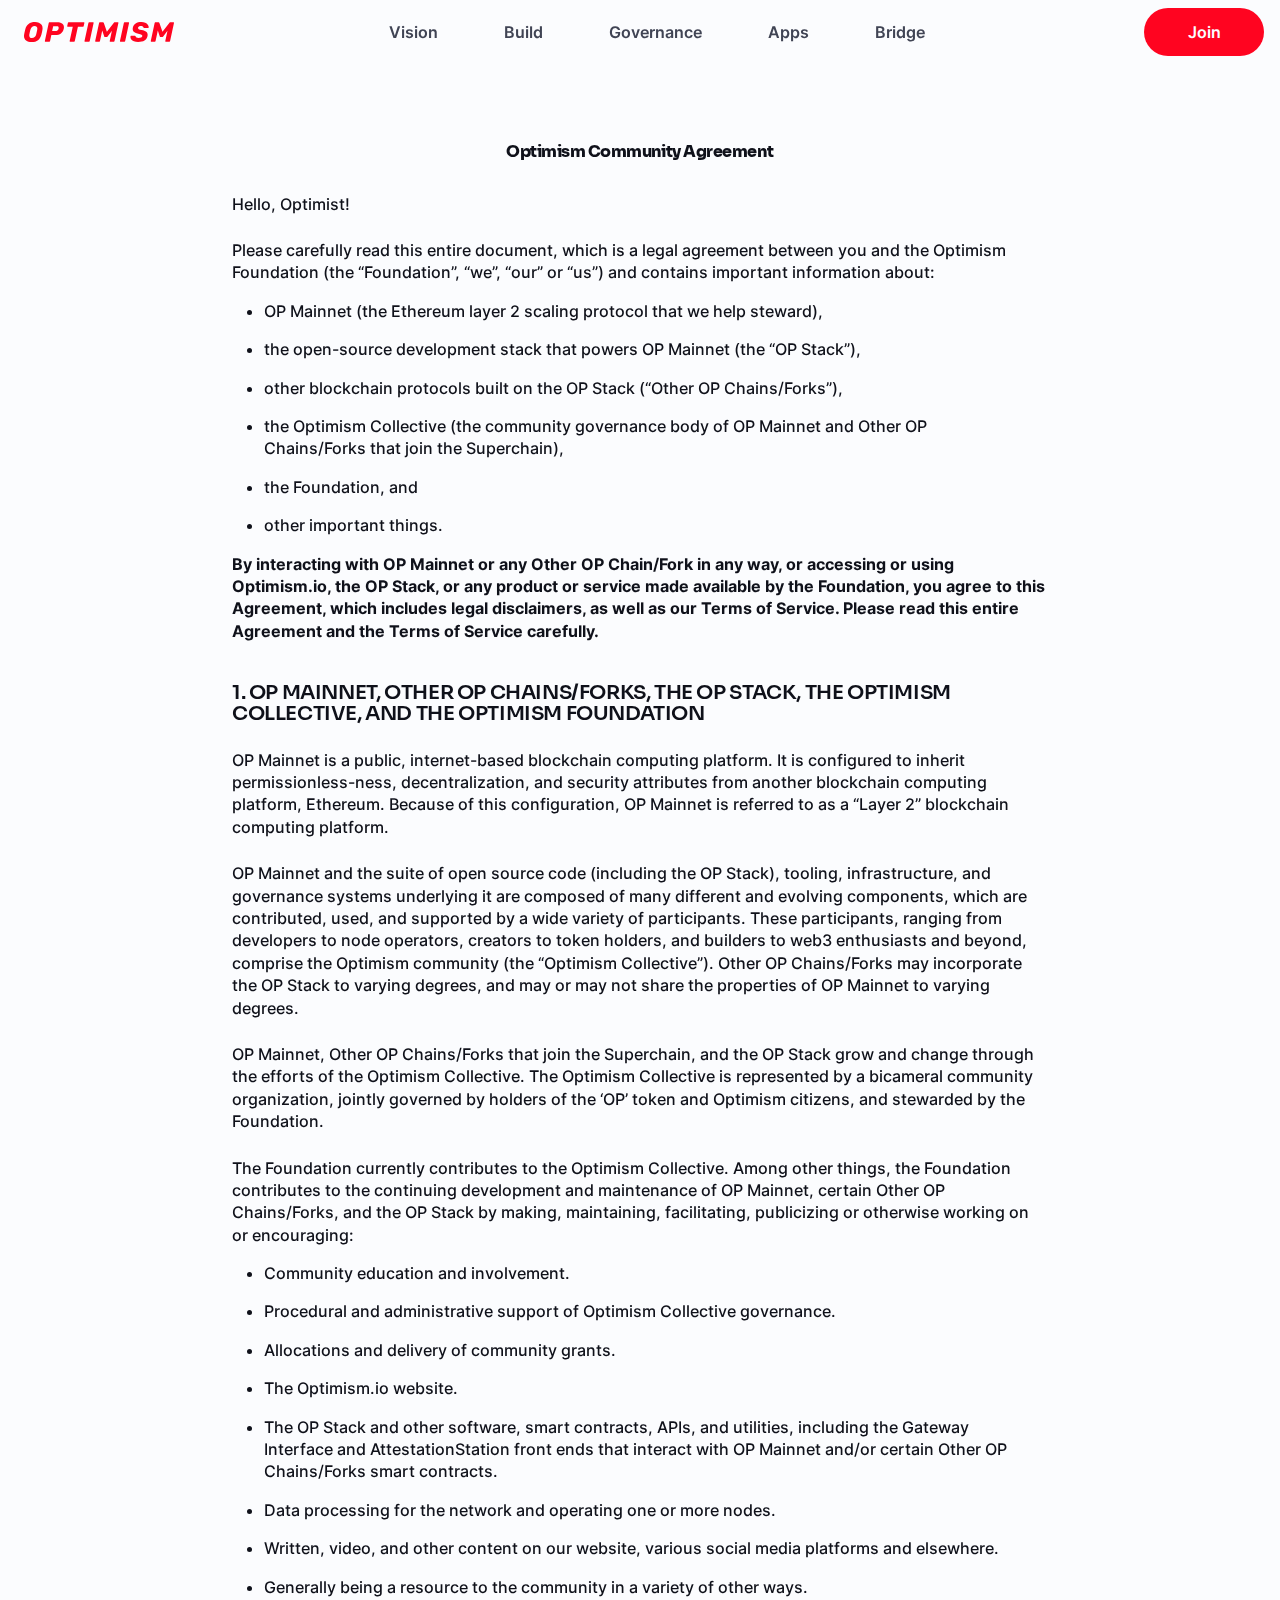
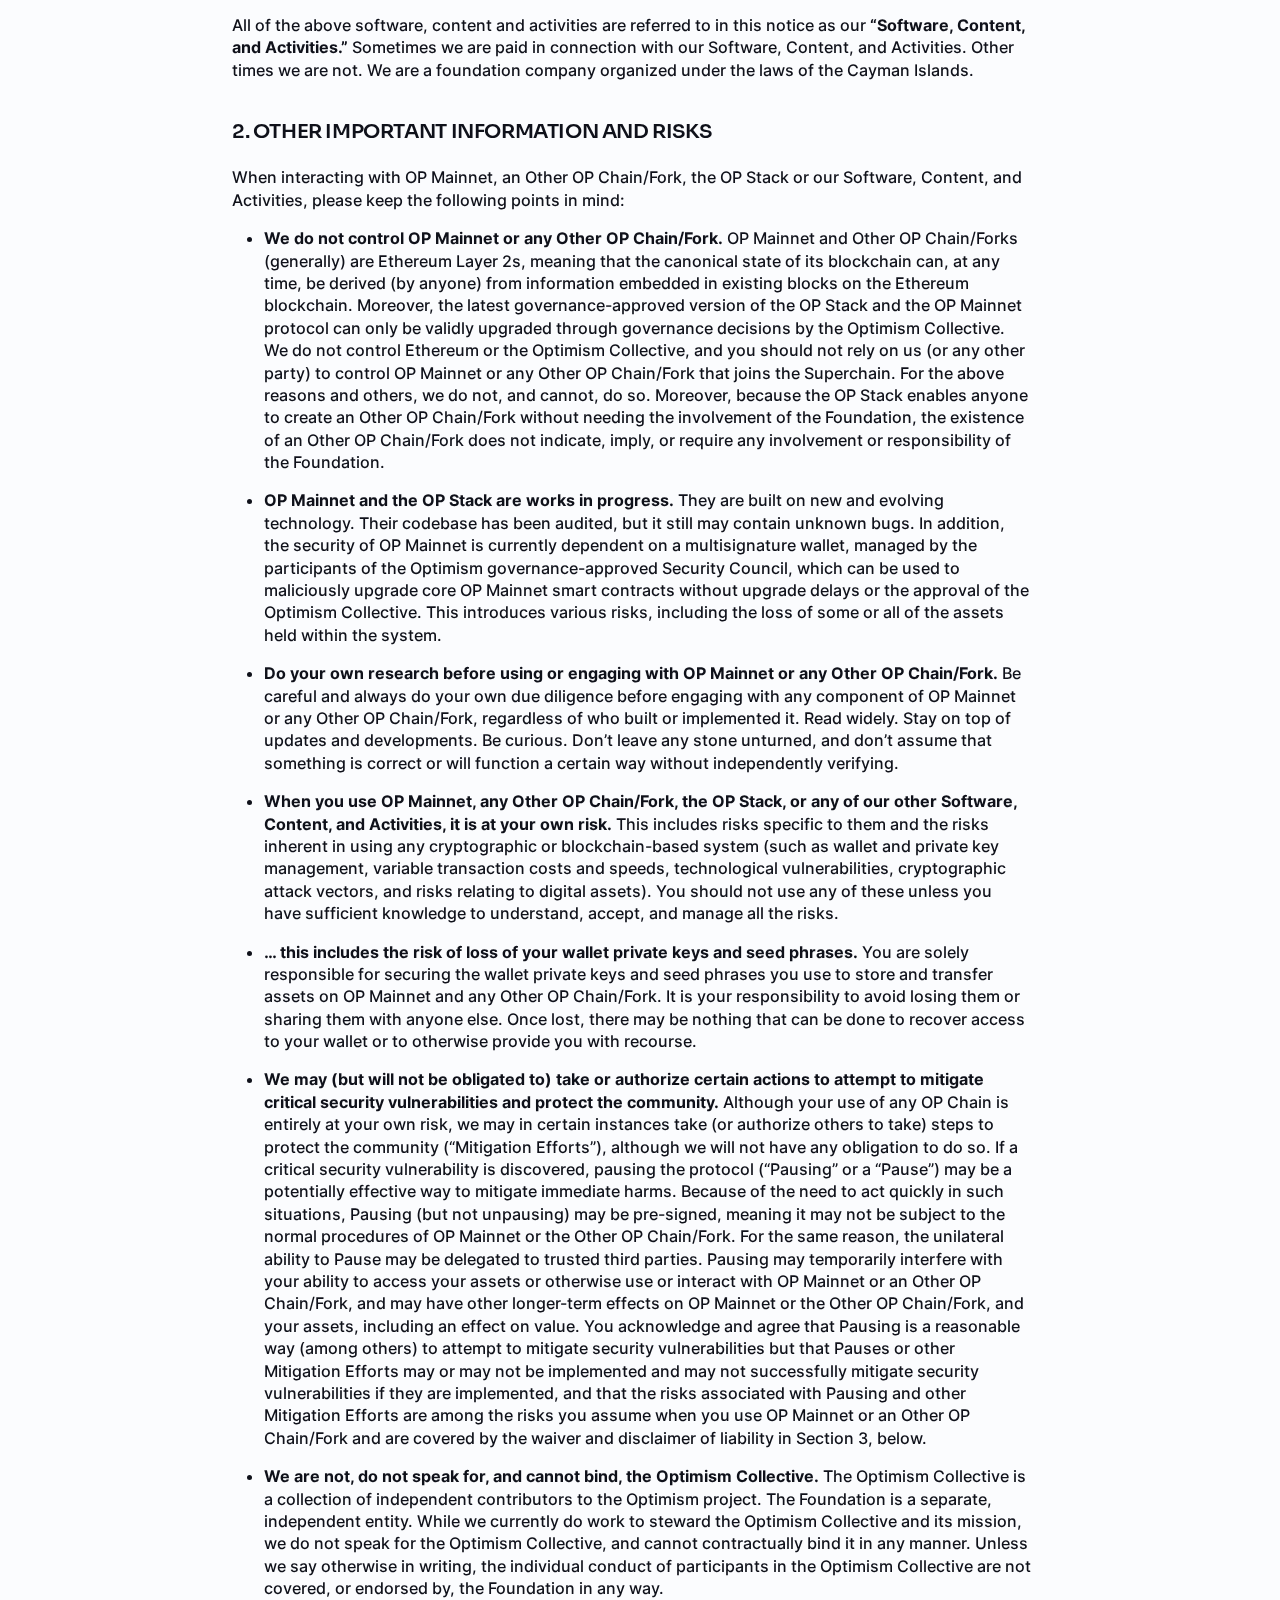
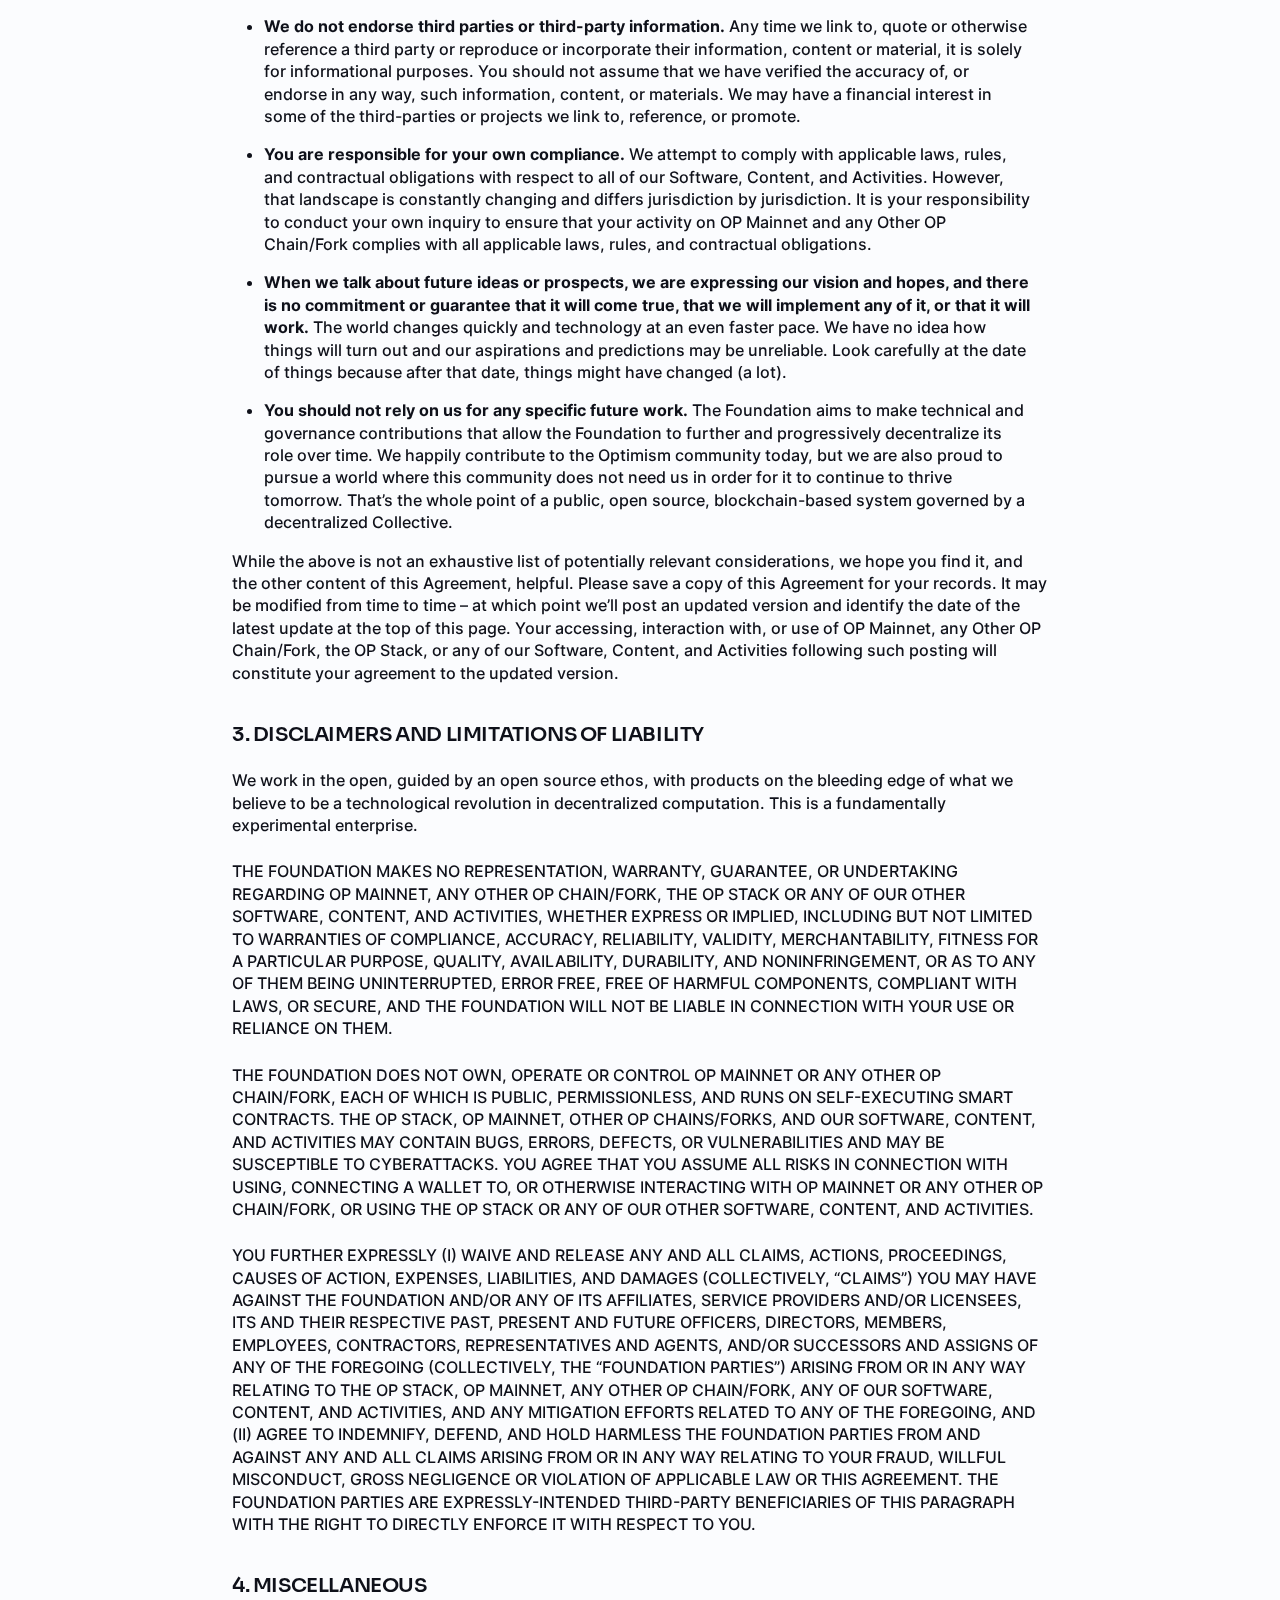
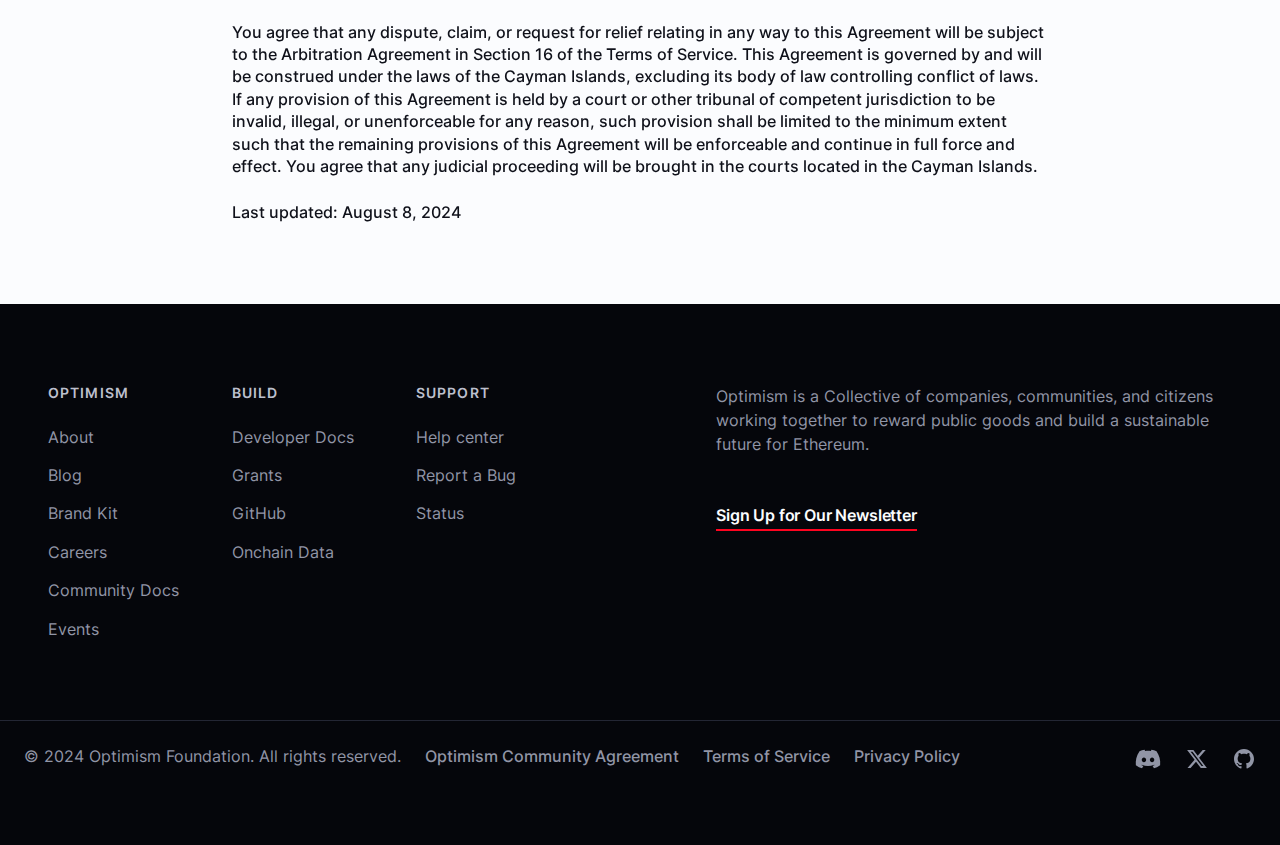
<file: community-agreement.html>
<!DOCTYPE html><html lang="en"><head><meta charSet="utf-8"/><meta name="viewport" content="width=device-width"/><title>Optimism.io | Optimism Community Agreement</title><meta name="next-head-count" content="3"/><link rel="preload" href="_next/static/css/88d9eae6e8448a3b.css" as="style"/><link rel="stylesheet" href="_next/static/css/88d9eae6e8448a3b.css" data-n-g=""/><noscript data-n-css=""></noscript><script defer="" nomodule="" src="_next/static/chunks/polyfills-c67a75d1b6f99dc8.js"></script><script src="_next/static/chunks/webpack-60bafb8b35813b65.js" defer=""></script><script src="_next/static/chunks/framework-bcc7bbe8c974c24c.js" defer=""></script><script src="_next/static/chunks/main-6a11ed100cc3fbd2.js" defer=""></script><script src="_next/static/chunks/pages/_app-0099d878f69ce908.js" defer=""></script><script src="_next/static/chunks/pages/community-agreement-ec22b0391286f23b.js" defer=""></script><script src="_next/static/ehpDQeKwWmabHJ2zgqljo/_buildManifest.js" defer=""></script><script src="_next/static/ehpDQeKwWmabHJ2zgqljo/_ssgManifest.js" defer=""></script></head><body><div id="__next"><header class="Header_siteHeader__fpikd" style="background:var(--neutral-0)"><div class="Header_siteHeader__inner__YOGmA"><div class="Header_siteHeader__logo__6mGKo"><div><a href="index.html"><img alt="Optimism" src="optimism.svg" width="150" height="20" decoding="async" data-nimg="1" loading="lazy" style="color:transparent"/></a></div></div><div class="Header_siteHeader__mainNav__H0uf1"><div class="Header_siteHeader__mainNav__inner__Qffcn"><ul class="Header_mainNav__OpHMr"><li><a class="" href="vision.html"><figure><svg width="20" height="20" viewBox="0 0 20 20" fill="none" xmlns="http://www.w3.org/2000/svg"><path d="M14.1624 1.00684L15.2614 3.06752L17.322 4.16656L15.2614 5.26559L14.1624 7.32628L13.0633 5.26559L11.0026 4.16656L13.0633 3.06752L14.1624 1.00684ZM8.88453 7.77767L13.0512 9.99991L8.88453 12.2221L6.66233 16.3887L4.4401 12.2221L0.273438 9.99991L4.4401 7.77767L6.66233 3.611L8.88453 7.77767ZM9.50953 9.99991L7.65266 9.00958L6.66233 7.15267L5.67198 9.00958L3.8151 9.99991L5.67198 10.9902L6.66233 12.8471L7.65266 10.9902L9.50953 9.99991ZM16.3845 13.611L14.9957 11.0068L13.6068 13.611L11.0026 14.9999L13.6068 16.3887L14.9957 18.9929L16.3845 16.3887L18.9887 14.9999L16.3845 13.611Z"></path></svg></figure><span>Vision</span></a></li><li id="buildNav" class="Header_hasSubnav__A79nc"><a class="" href="build.html"><figure><svg width="20" height="20" viewBox="0 0 20 20" fill="none" xmlns="http://www.w3.org/2000/svg"><path d="M20 10L15.2859 14.7141L14.1074 13.5355L17.643 10L14.1074 6.46447L15.2859 5.28596L20 10ZM2.35702 10L5.89256 13.5355L4.71404 14.7141L0 10L4.71404 5.28596L5.89256 6.46447L2.35702 10ZM8.15704 17.5H6.38341L11.843 2.5H13.6166L8.15704 17.5Z"></path></svg></figure><span>Build</span></a><ul class="Header_subnav__3J_wc"><li><a class="" href="build.html"><span>Overview</span></a></li><li><a href="https://console.optimism.io/build" target="_blank"><span>SuperchainERC20</span><svg width="20" height="20" viewBox="0 0 20 20" fill="none" xmlns="http://www.w3.org/2000/svg"><path d="M13.3364 7.84518L6.16423 15.0173L4.98572 13.8388L12.1579 6.66667H5.8364V5H15.003V14.1667H13.3364V7.84518Z"></path></svg></a></li><li><a href="index.html" target="_blank"><span>Developer Docs</span><svg width="20" height="20" viewBox="0 0 20 20" fill="none" xmlns="http://www.w3.org/2000/svg"><path d="M13.3364 7.84518L6.16423 15.0173L4.98572 13.8388L12.1579 6.66667H5.8364V5H15.003V14.1667H13.3364V7.84518Z"></path></svg></a></li><li><a href="https://console.optimism.io/faucet" target="_blank"><span>Superchain Faucet</span><svg width="20" height="20" viewBox="0 0 20 20" fill="none" xmlns="http://www.w3.org/2000/svg"><path d="M13.3364 7.84518L6.16423 15.0173L4.98572 13.8388L12.1579 6.66667H5.8364V5H15.003V14.1667H13.3364V7.84518Z"></path></svg></a></li><li><a href="index.html" target="_blank"><span>OP Mainnet Block Explorer</span><svg width="20" height="20" viewBox="0 0 20 20" fill="none" xmlns="http://www.w3.org/2000/svg"><path d="M13.3364 7.84518L6.16423 15.0173L4.98572 13.8388L12.1579 6.66667H5.8364V5H15.003V14.1667H13.3364V7.84518Z"></path></svg></a></li><li><a href="index.html" target="_blank"><span>Status</span><svg width="20" height="20" viewBox="0 0 20 20" fill="none" xmlns="http://www.w3.org/2000/svg"><path d="M13.3364 7.84518L6.16423 15.0173L4.98572 13.8388L12.1579 6.66667H5.8364V5H15.003V14.1667H13.3364V7.84518Z"></path></svg></a></li></ul></li><li id="govNav" class="Header_hasSubnav__A79nc"><a href="index.html" class=""><figure><svg width="20" height="20" viewBox="0 0 20 20" fill="none" xmlns="http://www.w3.org/2000/svg"><path d="M16.6667 18.3334H3.33333C2.8731 18.3334 2.5 17.9603 2.5 17.5001V2.50008C2.5 2.03985 2.8731 1.66675 3.33333 1.66675H16.6667C17.1269 1.66675 17.5 2.03985 17.5 2.50008V17.5001C17.5 17.9603 17.1269 18.3334 16.6667 18.3334ZM15.8333 16.6667V3.33341H4.16667V16.6667H15.8333ZM5.83333 5.00008H9.16667V8.33341H5.83333V5.00008ZM5.83333 10.0001H14.1667V11.6667H5.83333V10.0001ZM5.83333 13.3334H14.1667V15.0001H5.83333V13.3334ZM10.8333 5.83341H14.1667V7.50008H10.8333V5.83341Z"></path></svg></figure><span>Governance</span></a><ul class="Header_subnav__3J_wc"><li><a href="index.html" target="_blank"><span>RetroPGF</span><svg width="20" height="20" viewBox="0 0 20 20" fill="none" xmlns="http://www.w3.org/2000/svg"><path d="M13.3364 7.84518L6.16423 15.0173L4.98572 13.8388L12.1579 6.66667H5.8364V5H15.003V14.1667H13.3364V7.84518Z"></path></svg></a></li><li><a href="index.html" target="_blank"><span>Forum</span><svg width="20" height="20" viewBox="0 0 20 20" fill="none" xmlns="http://www.w3.org/2000/svg"><path d="M13.3364 7.84518L6.16423 15.0173L4.98572 13.8388L12.1579 6.66667H5.8364V5H15.003V14.1667H13.3364V7.84518Z"></path></svg></a></li><li><a href="index.html" target="_blank"><span>Delegates</span><svg width="20" height="20" viewBox="0 0 20 20" fill="none" xmlns="http://www.w3.org/2000/svg"><path d="M13.3364 7.84518L6.16423 15.0173L4.98572 13.8388L12.1579 6.66667H5.8364V5H15.003V14.1667H13.3364V7.84518Z"></path></svg></a></li></ul></li><li><a href="https://www.superchain.eco/projects" class="" target="_blank"><figure><svg width="20" height="20" viewBox="0 0 20 20" fill="none" xmlns="http://www.w3.org/2000/svg"><path d="M3.26468 6.69676C2.77487 7.69399 2.5 8.81559 2.5 9.99951C2.5 14.1416 5.85787 17.4995 10 17.4995C11.1847 17.4995 12.307 17.2243 13.3048 16.7338C14.0321 17.0449 14.7373 17.2488 15.3803 17.3013C16.1318 17.3626 16.9167 17.2217 17.4848 16.6535C18.1116 16.0267 18.2188 15.1403 18.1066 14.3102C18.0043 13.5528 17.7068 12.711 17.2717 11.8424C17.4209 11.2521 17.5 10.6345 17.5 9.99951C17.5 5.85734 14.1422 2.49948 10 2.49948C9.36575 2.49948 8.74892 2.57838 8.15919 2.72724C7.2895 2.29109 6.44671 1.99269 5.68842 1.88988C4.85748 1.77722 3.97005 1.88399 3.34268 2.51137C2.77392 3.08013 2.63334 3.86589 2.69508 4.6182C2.74793 5.26209 2.95261 5.96832 3.26468 6.69676ZM4.43533 4.97104C4.3945 4.79394 4.36837 4.63055 4.35617 4.48187C4.31607 3.99329 4.43106 3.78 4.52119 3.68988C4.62043 3.59064 4.87331 3.46129 5.46449 3.54144C5.62902 3.56374 5.80792 3.60117 6 3.65415C5.4197 4.02065 4.89336 4.46446 4.43533 4.97104ZM16.3437 14.0021C16.3959 14.1926 16.4329 14.37 16.4549 14.5333C16.5347 15.1233 16.4054 15.3758 16.3063 15.475C16.2163 15.565 16.0033 15.6798 15.5158 15.6401C15.3683 15.6281 15.2063 15.6023 15.0307 15.5621C15.5356 15.1053 15.978 14.5805 16.3437 14.0021ZM13.2343 14.8549C11.8372 14.1231 10.2143 12.9184 8.646 11.3502C7.0795 9.78376 5.87577 8.1626 5.14368 6.76649C5.88631 5.65347 7.00103 4.81053 8.30778 4.41514C8.84233 4.2534 9.41025 4.16614 10 4.16614C13.2217 4.16614 15.8333 6.77781 15.8333 9.99951C15.8333 10.5898 15.7459 11.1583 15.5838 11.6933C15.1884 12.9988 14.3463 14.1126 13.2343 14.8549ZM11.3377 15.6789C10.9084 15.7795 10.4607 15.8328 10 15.8328C6.77834 15.8328 4.16667 13.2211 4.16667 9.99951C4.16667 9.53926 4.21981 9.09201 4.32024 8.66318C5.12403 9.92709 6.19563 11.2568 7.46747 12.5287C8.74083 13.8021 10.0723 14.8748 11.3377 15.6789Z"></path></svg></figure><span>Apps</span></a></li><li><a href="https://app.optimism.io/bridge/deposit" target="_blank"><figure><svg width="20" height="20" viewBox="0 0 20 20" fill="none" xmlns="http://www.w3.org/2000/svg"><path d="M13.3364 7.84518L6.16423 15.0173L4.98572 13.8388L12.1579 6.66667H5.8364V5H15.003V14.1667H13.3364V7.84518Z"></path></svg></figure><span>Bridge</span></a></li></ul><span class="Header_siteHeader__mainNav_active__8Q6tz" id="box"></span></div></div><div class="Header_siteHeader__utility__IsZpt"><a class="btn" href="join/index.html" style="height:48px">Join</a></div><button class="Header_siteHeader__toggle__8MJru"><svg width="22" height="22" viewBox="0 0 24 24" fill="none" xmlns="http://www.w3.org/2000/svg"><path d="M3 4H21V6H3V4ZM3 11H21V13H3V11ZM3 18H21V20H3V18Z"></path></svg></button><div><svg xmlns="http://www.w3.org/2000/svg" viewBox="0 0 24 24"><path d="M3 4H21V6H3V4ZM3 11H21V13H3V11ZM3 18H21V20H3V18Z" fill="rgba(255,255,255,1)"></path></svg></div></div></header><main><div style="opacity:0"><div class="page"><div style="opacity:0"><div class="wrapper-thin longform px-4 py-9 px-lg-0"><h1 class="h2 text-center mb-5">Optimism Community Agreement</h1><p>Hello, Optimist!</p><p>Please carefully read this entire document, which is a legal agreement between you and the Optimism Foundation (the “Foundation”, “we”, “our” or “us”) and contains important information about:</p><ul><li>OP Mainnet (the Ethereum layer 2 scaling protocol that we help steward),</li><li>the open-source development stack that powers OP Mainnet (the “OP Stack”),</li><li>other blockchain protocols built on the OP Stack (“Other OP Chains/Forks”),</li><li>the Optimism Collective (the community governance body of OP Mainnet and Other OP Chains/Forks that join the Superchain),</li><li>the Foundation, and</li><li>other important things.</li></ul><b>By interacting with OP Mainnet or any Other OP Chain/Fork in any way, or accessing or using Optimism.io, the OP Stack, or any product or service made available by the Foundation, you agree to this Agreement, which includes legal disclaimers, as well as our<!-- --> <a href="terms.html">Terms of Service</a>. Please read this entire Agreement and the Terms of Service carefully.</b><h3 class="h7-min h6-max mt-6 mb-4">1. OP MAINNET, OTHER OP CHAINS/FORKS, THE OP STACK, THE OPTIMISM COLLECTIVE, AND THE OPTIMISM FOUNDATION</h3><p>OP Mainnet is a public, internet-based blockchain computing platform. It is configured to inherit permissionless-ness, decentralization, and security attributes from another blockchain computing platform, Ethereum. Because of this configuration, OP Mainnet is referred to as a “Layer 2” blockchain computing platform.</p><p>OP Mainnet and the suite of open source code (including the OP Stack), tooling, infrastructure, and governance systems underlying it are composed of many different and evolving components, which are contributed, used, and supported by a wide variety of participants. These participants, ranging from developers to node operators, creators to token holders, and builders to web3 enthusiasts and beyond, comprise the Optimism community (the “Optimism Collective”). Other OP Chains/Forks may incorporate the OP Stack to varying degrees, and may or may not share the properties of OP Mainnet to varying degrees.</p><p>OP Mainnet, Other OP Chains/Forks that join the Superchain, and the OP Stack grow and change through the efforts of the Optimism Collective. The Optimism Collective is represented by a bicameral community organization, jointly governed by holders of the ‘OP’ token and Optimism citizens, and stewarded by the Foundation.</p><p>The Foundation currently contributes to the Optimism Collective. Among other things, the Foundation contributes to the continuing development and maintenance of OP Mainnet, certain Other OP Chains/Forks, and the OP Stack by making, maintaining, facilitating, publicizing or otherwise working on or encouraging:</p><ul><li>Community education and involvement.</li><li>Procedural and administrative support of Optimism Collective governance.</li><li>Allocations and delivery of community grants.</li><li>The <a href="index.html">Optimism.io</a> website.</li><li>The OP Stack and other software, smart contracts, APIs, and utilities, including the Gateway Interface and AttestationStation front ends that interact with OP Mainnet and/or certain Other OP Chains/Forks smart contracts.</li><li>Data processing for the network and operating one or more nodes.</li><li>Written, video, and other content on our website, various social media platforms and elsewhere.</li><li>Generally being a resource to the community in a variety of other ways.</li></ul><p>All of the above software, content and activities are referred to in this notice as our <b>“Software, Content, and Activities.”</b> <!-- -->Sometimes we are paid in connection with our Software, Content, and Activities. Other times we are not. We are a foundation company organized under the laws of the Cayman Islands.</p><h3 class="h7-min h6-max mt-6 mb-4">2. OTHER IMPORTANT INFORMATION AND RISKS</h3><p>When interacting with OP Mainnet, an Other OP Chain/Fork, the OP Stack or our Software, Content, and Activities, please keep the following points in mind:</p><ul><li><b>We do not control OP Mainnet or any Other OP Chain/Fork.</b> OP Mainnet and Other OP Chain/Forks (generally) are Ethereum Layer 2s, meaning that the canonical state of its blockchain can, at any time, be derived (by anyone) from information embedded in existing blocks on the Ethereum blockchain. Moreover, the latest governance-approved version of the OP Stack and the OP Mainnet protocol can only be validly upgraded through governance decisions by the Optimism Collective. We do not control Ethereum or the Optimism Collective, and you should not rely on us (or any other party) to control OP Mainnet or any Other OP Chain/Fork that joins the Superchain. For the above reasons and others, we do not, and cannot, do so. Moreover, because the OP Stack enables anyone to create an Other OP Chain/Fork without needing the involvement of the Foundation, the existence of an Other OP Chain/Fork does not indicate, imply, or require any involvement or responsibility of the Foundation.</li><li><b>OP Mainnet and the OP Stack are works in progress.</b> They are built on new and evolving technology. Their codebase has been audited, but it still may contain unknown bugs. In addition, the security of OP Mainnet is currently dependent on a multisignature wallet, managed by the participants of the Optimism governance-approved Security Council, which can be used to maliciously upgrade core OP Mainnet smart contracts without upgrade delays or the approval of the Optimism Collective. This introduces various risks, including the loss of some or all of the assets held within the system.</li><li><b>Do your own research before using or engaging with OP Mainnet or any Other OP Chain/Fork.</b> <!-- -->Be careful and always do your own due diligence before engaging with any component of OP Mainnet or any Other OP Chain/Fork, regardless of who built or implemented it. Read widely. Stay on top of updates and developments. Be curious. Don’t leave any stone unturned, and don’t assume that something is correct or will function a certain way without independently verifying.</li><li><b>When you use OP Mainnet, any Other OP Chain/Fork, the OP Stack, or any of our other Software, Content, and Activities, it is at your own risk.</b> <!-- -->This includes risks specific to them and the risks inherent in using any cryptographic or blockchain-based system (such as wallet and private key management, variable transaction costs and speeds, technological vulnerabilities, cryptographic attack vectors, and risks relating to digital assets). You should not use any of these unless you have sufficient knowledge to understand, accept, and manage all the risks.</li><li><b>… this includes the risk of loss of your wallet private keys and seed phrases.</b> <!-- -->You are solely responsible for securing the wallet private keys and seed phrases you use to store and transfer assets on OP Mainnet and any Other OP Chain/Fork. It is your responsibility to avoid losing them or sharing them with anyone else. Once lost, there may be nothing that can be done to recover access to your wallet or to otherwise provide you with recourse.</li><li><b>We may (but will not be obligated to) take or authorize certain actions to attempt to mitigate critical security vulnerabilities and protect the community.</b> <!-- -->Although your use of any OP Chain is entirely at your own risk, we may in certain instances take (or authorize others to take) steps to protect the community (“Mitigation Efforts”), although we will not have any obligation to do so. If a critical security vulnerability is discovered, pausing the protocol (“Pausing” or a “Pause”) may be a potentially effective way to mitigate immediate harms. Because of the need to act quickly in such situations, Pausing (but not unpausing) may be pre-signed, meaning it may not be subject to the normal procedures of OP Mainnet or the Other OP Chain/Fork. For the same reason, the unilateral ability to Pause may be delegated to trusted third parties. Pausing may temporarily interfere with your ability to access your assets or otherwise use or interact with OP Mainnet or an Other OP Chain/Fork, and may have other longer-term effects on OP Mainnet or the Other OP Chain/Fork, and your assets, including an effect on value. You acknowledge and agree that Pausing is a reasonable way (among others) to attempt to mitigate security vulnerabilities but that Pauses or other Mitigation Efforts may or may not be implemented and may not successfully mitigate security vulnerabilities if they are implemented, and that the risks associated with Pausing and other Mitigation Efforts are among the risks you assume when you use OP Mainnet or an Other OP Chain/Fork and are covered by the waiver and disclaimer of liability in Section 3, below.</li><li><b>We are not, do not speak for, and cannot bind, the Optimism Collective.</b> <!-- -->The Optimism Collective is a collection of independent contributors to the Optimism project. The Foundation is a separate, independent entity. While we currently do work to steward the Optimism Collective and its mission, we do not speak for the Optimism Collective, and cannot contractually bind it in any manner. Unless we say otherwise in writing, the individual conduct of participants in the Optimism Collective are not covered, or endorsed by, the Foundation in any way.<!-- --> </li><li><b>We do not endorse third parties or third-party information.</b> <!-- -->Any time we link to, quote or otherwise reference a third party or reproduce or incorporate their information, content or material, it is solely for informational purposes. You should not assume that we have verified the accuracy of, or endorse in any way, such information, content, or materials. We may have a financial interest in some of the third-parties or projects we link to, reference, or promote.</li><li><b>You are responsible for your own compliance.</b> We attempt to comply with applicable laws, rules, and contractual obligations with respect to all of our Software, Content, and Activities. However, that landscape is constantly changing and differs jurisdiction by jurisdiction. It is your responsibility to conduct your own inquiry to ensure that your activity on OP Mainnet and any Other OP Chain/Fork complies with all applicable laws, rules, and contractual obligations.</li><li><b>When we talk about future ideas or prospects, we are expressing our vision and hopes, and there is no commitment or guarantee that it will come true, that we will implement any of it, or that it will work.</b> <!-- -->The world changes quickly and technology at an even faster pace. We have no idea how things will turn out and our aspirations and predictions may be unreliable. Look carefully at the date of things because after that date, things might have changed (a lot).</li><li><b>You should not rely on us for any specific future work.</b> The Foundation aims to make technical and governance contributions that allow the Foundation to further and progressively decentralize its role over time. We happily contribute to the Optimism community today, but we are also proud to pursue a world where this community does not need us in order for it to continue to thrive tomorrow. That’s the whole point of a public, open source, blockchain-based system governed by a decentralized Collective.</li></ul><p>While the above is not an exhaustive list of potentially relevant considerations, we hope you find it, and the other content of this Agreement, helpful. Please save a copy of this Agreement for your records. It may be modified from time to time – at which point we’ll post an updated version and identify the date of the latest update at the top of this page. Your accessing, interaction with, or use of OP Mainnet, any Other OP Chain/Fork, the OP Stack, or any of our Software, Content, and Activities following such posting will constitute your agreement to the updated version.</p><h3 class="h7-min h6-max mt-6 mb-4">3. DISCLAIMERS AND LIMITATIONS OF LIABILITY</h3><p>We work in the open, guided by an open source ethos, with products on the bleeding edge of what we believe to be a technological revolution in decentralized computation. This is a fundamentally experimental enterprise.</p><p>THE FOUNDATION MAKES NO REPRESENTATION, WARRANTY, GUARANTEE, OR UNDERTAKING REGARDING OP MAINNET, ANY OTHER OP CHAIN/FORK, THE OP STACK OR ANY OF OUR OTHER SOFTWARE, CONTENT, AND ACTIVITIES, WHETHER EXPRESS OR IMPLIED, INCLUDING BUT NOT LIMITED TO WARRANTIES OF COMPLIANCE, ACCURACY, RELIABILITY, VALIDITY, MERCHANTABILITY, FITNESS FOR A PARTICULAR PURPOSE, QUALITY, AVAILABILITY, DURABILITY, AND NONINFRINGEMENT, OR AS TO ANY OF THEM BEING UNINTERRUPTED, ERROR FREE, FREE OF HARMFUL COMPONENTS, COMPLIANT WITH LAWS, OR SECURE, AND THE FOUNDATION WILL NOT BE LIABLE IN CONNECTION WITH YOUR USE OR RELIANCE ON THEM.</p><p>THE FOUNDATION DOES NOT OWN, OPERATE OR CONTROL OP MAINNET OR ANY OTHER OP CHAIN/FORK, EACH OF WHICH IS PUBLIC, PERMISSIONLESS, AND RUNS ON SELF-EXECUTING SMART CONTRACTS. THE OP STACK, OP MAINNET, OTHER OP CHAINS/FORKS, AND OUR SOFTWARE, CONTENT, AND ACTIVITIES MAY CONTAIN BUGS, ERRORS, DEFECTS, OR VULNERABILITIES AND MAY BE SUSCEPTIBLE TO CYBERATTACKS. YOU AGREE THAT YOU ASSUME ALL RISKS IN CONNECTION WITH USING, CONNECTING A WALLET TO, OR OTHERWISE INTERACTING WITH OP MAINNET OR ANY OTHER OP CHAIN/FORK, OR USING THE OP STACK OR ANY OF OUR OTHER SOFTWARE, CONTENT, AND ACTIVITIES.</p><p>YOU FURTHER EXPRESSLY (I) WAIVE AND RELEASE ANY AND ALL CLAIMS, ACTIONS, PROCEEDINGS, CAUSES OF ACTION, EXPENSES, LIABILITIES, AND DAMAGES (COLLECTIVELY, “CLAIMS”) YOU MAY HAVE AGAINST THE FOUNDATION AND/OR ANY OF ITS AFFILIATES, SERVICE PROVIDERS AND/OR LICENSEES, ITS AND THEIR RESPECTIVE PAST, PRESENT AND FUTURE OFFICERS, DIRECTORS, MEMBERS, EMPLOYEES, CONTRACTORS, REPRESENTATIVES AND AGENTS, AND/OR SUCCESSORS AND ASSIGNS OF ANY OF THE FOREGOING (COLLECTIVELY, THE “FOUNDATION PARTIES”) ARISING FROM OR IN ANY WAY RELATING TO THE OP STACK, OP MAINNET, ANY OTHER OP CHAIN/FORK, ANY OF OUR SOFTWARE, CONTENT, AND ACTIVITIES, AND ANY MITIGATION EFFORTS RELATED TO ANY OF THE FOREGOING, AND (II) AGREE TO INDEMNIFY, DEFEND, AND HOLD HARMLESS THE FOUNDATION PARTIES FROM AND AGAINST ANY AND ALL CLAIMS ARISING FROM OR IN ANY WAY RELATING TO YOUR FRAUD, WILLFUL MISCONDUCT, GROSS NEGLIGENCE OR VIOLATION OF APPLICABLE LAW OR THIS AGREEMENT. THE FOUNDATION PARTIES ARE EXPRESSLY-INTENDED THIRD-PARTY BENEFICIARIES OF THIS PARAGRAPH WITH THE RIGHT TO DIRECTLY ENFORCE IT WITH RESPECT TO YOU.</p><h3 class="h7-min h6-max mt-6 mb-4">4. MISCELLANEOUS</h3><p>You agree that any dispute, claim, or request for relief relating in any way to this Agreement will be subject to the Arbitration Agreement in Section 16 of the <a href="terms.html">Terms of Service</a>. This Agreement is governed by and will be construed under the laws of the Cayman Islands, excluding its body of law controlling conflict of laws. If any provision of this Agreement is held by a court or other tribunal of competent jurisdiction to be invalid, illegal, or unenforceable for any reason, such provision shall be limited to the minimum extent such that the remaining provisions of this Agreement will be enforceable and continue in full force and effect. You agree that any judicial proceeding will be brought in the courts located in the Cayman Islands.</p><p>Last updated: August 8, 2024</p></div></div></div></div></main><footer id="siteFooter" class="Footer_siteFooter__eU2y_"><div class="Footer_siteFooter__inner__l3XGy"><div class="Footer_left__Yh2IQ"><div class="Footer_siteFooter__menu___ecax"><b class="d-block mb-4">Optimism</b><ul><li><a href="about.html"><span>About</span></a></li><li><a href="index.html" target="_blank" rel="noreferrer"><span>Blog</span></a></li><li><a href="https://github.com/ethereum-optimism/brand-kit" target="_blank" rel="noreferrer"><span>Brand Kit</span></a></li><li><a href="https://jobs.optimism.io/jobs" target="_blank" rel="noreferrer"><span>Careers</span></a></li><li><a href="index.html" target="_blank" rel="noreferrer"><span>Community Docs</span></a></li><li><a href="https://calendar.google.com/calendar/u/0/embed?src=c_4hui70itm089e7t8q50heh1kno@group.calendar.google.com&amp;ctz=America/Denver" target="_blank" rel="noreferrer"><span>Events</span></a></li></ul></div><div class="Footer_siteFooter__menu___ecax"><b class="d-block mb-4">Build</b><ul><li><a href="index.html" target="_blank" rel="noreferrer"><span>Developer Docs</span></a></li><li><a target="_blank" href="https://community.optimism.io/docs/governance/get-a-grant/"><span>Grants</span></a></li><li><a href="https://github.com/ethereum-optimism" target="_blank" rel="noreferrer"><span>GitHub</span></a></li><li><a href="https://dune.com/oplabspbc/op-stack-chains-l1-activity" target="_blank" rel="noreferrer"><span>Onchain Data</span></a></li></ul></div><div class="Footer_siteFooter__menu___ecax"><b class="d-block mb-4">Support</b><ul><li><a href="index.html" target="_blank" rel="noreferrer"><span>Help center</span></a></li><li><a href="https://immunefi.com/bounty/optimism/" target="_blank" rel="noreferrer"><span>Report a Bug</span></a></li><li><a href="index.html" target="_blank" rel="noreferrer"><span>Status</span></a></li></ul></div></div><div class="Footer_siteFooter__overview__7Kf0O"><small class="mb-7">Optimism is a Collective of companies, communities, and citizens working together to reward public goods and build a sustainable future for Ethereum.</small><a target="_blank" rel="noreferrer" class="mb-7" href="https://optimism.us6.list-manage.com/subscribe/post?u=9727fa8bec4011400e57cafcb&amp;id=ca91042234&amp;f_id=002a19e3f0"><span>Sign Up for Our Newsletter</span></a></div></div><div class="Footer_siteFooter__legal__w8iza"><small>© 2024 Optimism Foundation. All rights reserved.</small><ul class="Footer_siteFooter__legalList__FHdkh"><li><a href="community-agreement.html"><span>Optimism Community Agreement</span></a></li><li><a href="terms.html"><span>Terms of Service</span></a></li><li><a href="data-privacy-policy.html"><span>Privacy Policy</span></a></li></ul><ul class="Footer_siteFooter__socialList__P2lLh"><li><a href="https://discord.gg/optimism" target="_blank" rel="noreferrer"><svg xmlns="http://www.w3.org/2000/svg" viewBox="0 0 24 24" height="28px"><path d="M19.3034 5.33716C17.9344 4.71103 16.4805 4.2547 14.9629 4C14.7719 4.32899 14.5596 4.77471 14.411 5.12492C12.7969 4.89144 11.1944 4.89144 9.60255 5.12492C9.45397 4.77471 9.2311 4.32899 9.05068 4C7.52251 4.2547 6.06861 4.71103 4.70915 5.33716C1.96053 9.39111 1.21766 13.3495 1.5891 17.2549C3.41443 18.5815 5.17612 19.388 6.90701 19.9187C7.33151 19.3456 7.71356 18.73 8.04255 18.0827C7.41641 17.8492 6.82211 17.5627 6.24904 17.2231C6.39762 17.117 6.5462 17.0003 6.68416 16.8835C10.1438 18.4648 13.8911 18.4648 17.3082 16.8835C17.4568 17.0003 17.5948 17.117 17.7434 17.2231C17.1703 17.5627 16.576 17.8492 15.9499 18.0827C16.2789 18.73 16.6609 19.3456 17.0854 19.9187C18.8152 19.388 20.5875 18.5815 22.4033 17.2549C22.8596 12.7341 21.6806 8.80747 19.3034 5.33716ZM8.5201 14.8459C7.48007 14.8459 6.63107 13.9014 6.63107 12.7447C6.63107 11.5879 7.45884 10.6434 8.5201 10.6434C9.57071 10.6434 10.4303 11.5879 10.4091 12.7447C10.4091 13.9014 9.57071 14.8459 8.5201 14.8459ZM15.4936 14.8459C14.4535 14.8459 13.6034 13.9014 13.6034 12.7447C13.6034 11.5879 14.4323 10.6434 15.4936 10.6434C16.5442 10.6434 17.4038 11.5879 17.3825 12.7447C17.3825 13.9014 16.5548 14.8459 15.4936 14.8459Z"></path></svg></a></li><li><a href="https://twitter.com/optimism" target="_blank" rel="noreferrer"><svg xmlns="http://www.w3.org/2000/svg" viewBox="0 0 24 24" height="22px"><path d="M18.2048 2.25H21.5128L14.2858 10.51L22.7878 21.75H16.1308L10.9168 14.933L4.95084 21.75H1.64084L9.37084 12.915L1.21484 2.25H8.04084L12.7538 8.481L18.2048 2.25ZM17.0438 19.77H18.8768L7.04484 4.126H5.07784L17.0438 19.77Z"></path></svg></a></li><li><a href="https://github.com/ethereum-optimism" target="_blank" rel="noreferrer"><svg xmlns="http://www.w3.org/2000/svg" viewBox="0 0 24 24" height="24px"><path d="M12.001 2C6.47598 2 2.00098 6.475 2.00098 12C2.00098 16.425 4.86348 20.1625 8.83848 21.4875C9.33848 21.575 9.52598 21.275 9.52598 21.0125C9.52598 20.775 9.51348 19.9875 9.51348 19.15C7.00098 19.6125 6.35098 18.5375 6.15098 17.975C6.03848 17.6875 5.55098 16.8 5.12598 16.5625C4.77598 16.375 4.27598 15.9125 5.11348 15.9C5.90098 15.8875 6.46348 16.625 6.65098 16.925C7.55098 18.4375 8.98848 18.0125 9.56348 17.75C9.65098 17.1 9.91348 16.6625 10.201 16.4125C7.97598 16.1625 5.65098 15.3 5.65098 11.475C5.65098 10.3875 6.03848 9.4875 6.67598 8.7875C6.57598 8.5375 6.22598 7.5125 6.77598 6.1375C6.77598 6.1375 7.61348 5.875 9.52598 7.1625C10.326 6.9375 11.176 6.825 12.026 6.825C12.876 6.825 13.726 6.9375 14.526 7.1625C16.4385 5.8625 17.276 6.1375 17.276 6.1375C17.826 7.5125 17.476 8.5375 17.376 8.7875C18.0135 9.4875 18.401 10.375 18.401 11.475C18.401 15.3125 16.0635 16.1625 13.8385 16.4125C14.201 16.725 14.5135 17.325 14.5135 18.2625C14.5135 19.6 14.501 20.675 14.501 21.0125C14.501 21.275 14.6885 21.5875 15.1885 21.4875C19.259 20.1133 21.9999 16.2963 22.001 12C22.001 6.475 17.526 2 12.001 2Z"></path></svg></a></li></ul></div></footer></div><script id="__NEXT_DATA__" type="application/json">{"props":{"pageProps":{}},"page":"/community-agreement","query":{},"buildId":"ehpDQeKwWmabHJ2zgqljo","nextExport":true,"autoExport":true,"isFallback":false,"scriptLoader":[]}</script></body></html>
</file>
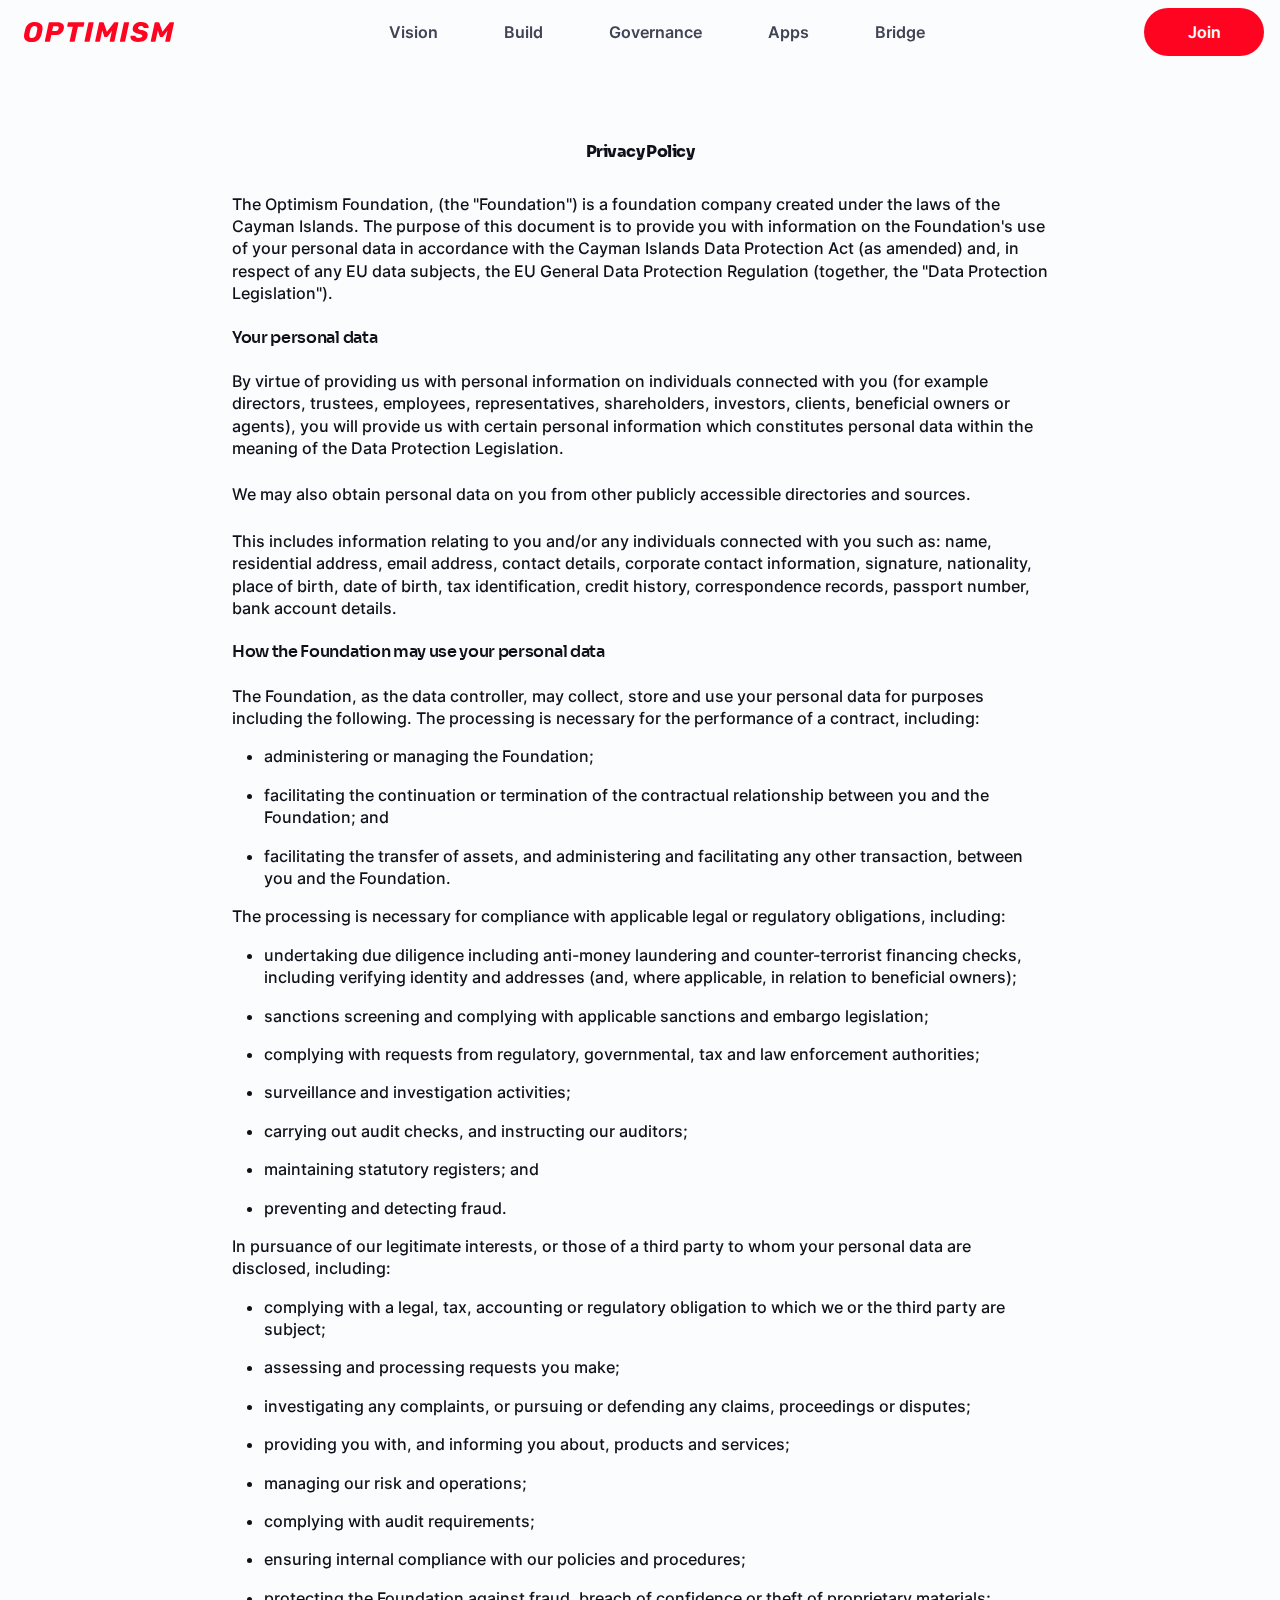
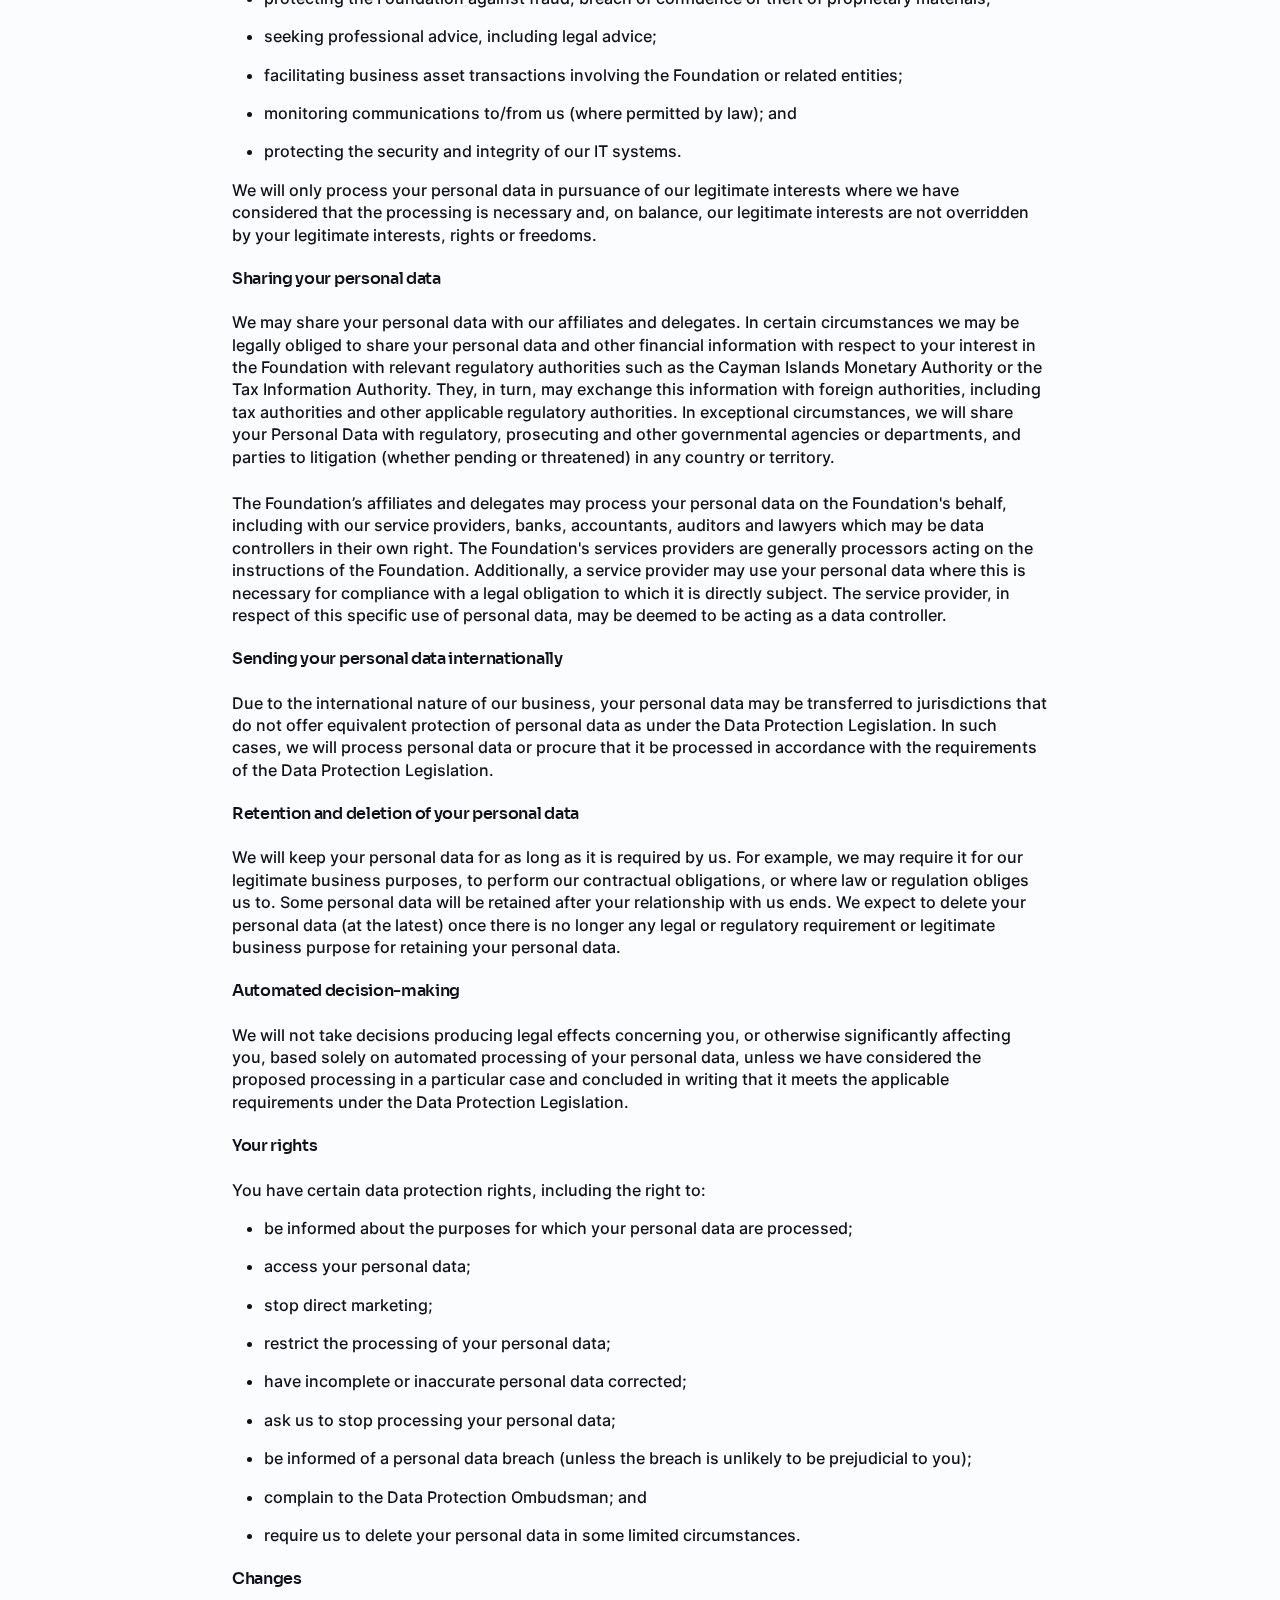
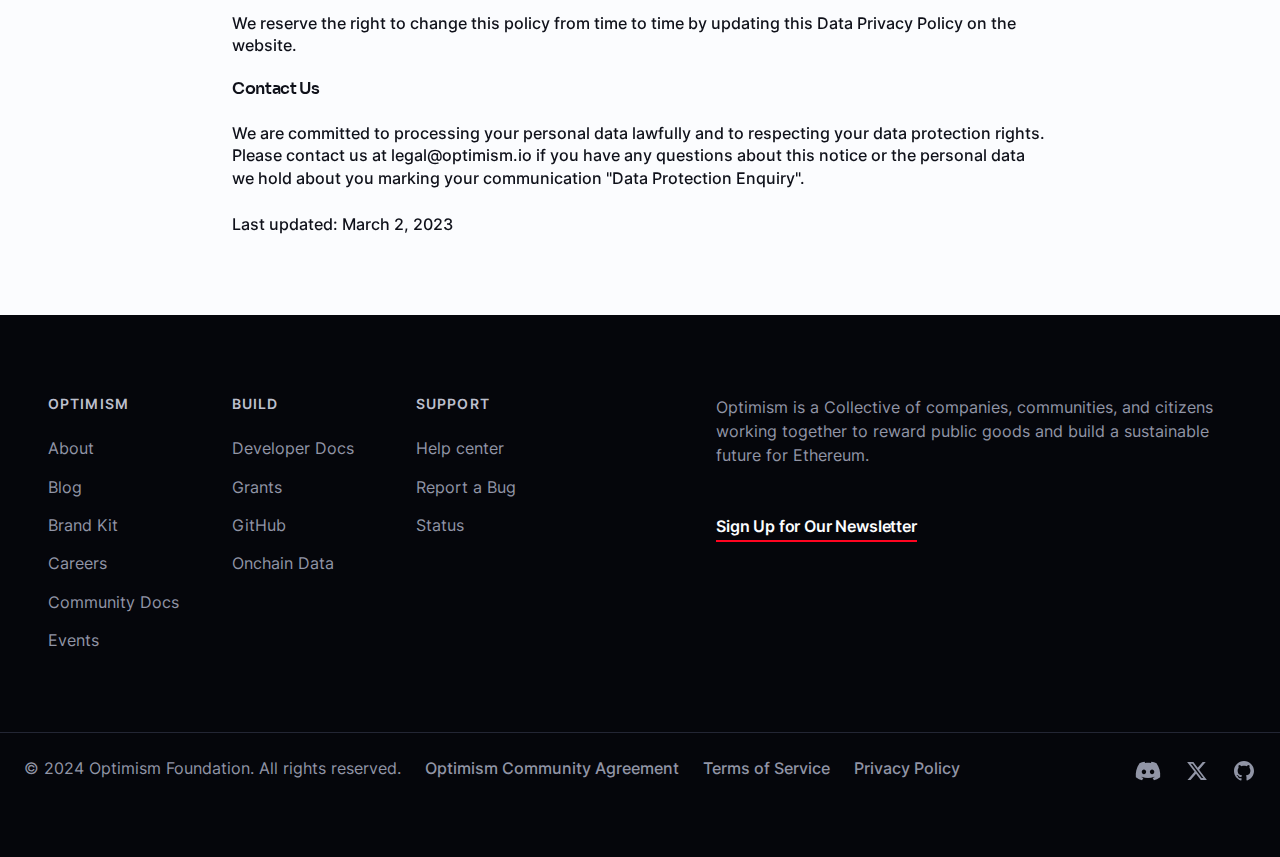
<file: data-privacy-policy.html>
<!DOCTYPE html><html lang="en"><head><meta charSet="utf-8"/><meta name="viewport" content="width=device-width"/><title>Optimism.io | Privacy Policy</title><meta name="next-head-count" content="3"/><link rel="preload" href="_next/static/css/88d9eae6e8448a3b.css" as="style"/><link rel="stylesheet" href="_next/static/css/88d9eae6e8448a3b.css" data-n-g=""/><noscript data-n-css=""></noscript><script defer="" nomodule="" src="_next/static/chunks/polyfills-c67a75d1b6f99dc8.js"></script><script src="_next/static/chunks/webpack-60bafb8b35813b65.js" defer=""></script><script src="_next/static/chunks/framework-bcc7bbe8c974c24c.js" defer=""></script><script src="_next/static/chunks/main-6a11ed100cc3fbd2.js" defer=""></script><script src="_next/static/chunks/pages/_app-0099d878f69ce908.js" defer=""></script><script src="_next/static/chunks/pages/data-privacy-policy-feb55e8ac947e755.js" defer=""></script><script src="_next/static/ehpDQeKwWmabHJ2zgqljo/_buildManifest.js" defer=""></script><script src="_next/static/ehpDQeKwWmabHJ2zgqljo/_ssgManifest.js" defer=""></script></head><body><div id="__next"><header class="Header_siteHeader__fpikd" style="background:var(--neutral-0)"><div class="Header_siteHeader__inner__YOGmA"><div class="Header_siteHeader__logo__6mGKo"><div><a href="index.html"><img alt="Optimism" src="optimism.svg" width="150" height="20" decoding="async" data-nimg="1" loading="lazy" style="color:transparent"/></a></div></div><div class="Header_siteHeader__mainNav__H0uf1"><div class="Header_siteHeader__mainNav__inner__Qffcn"><ul class="Header_mainNav__OpHMr"><li><a class="" href="vision.html"><figure><svg width="20" height="20" viewBox="0 0 20 20" fill="none" xmlns="http://www.w3.org/2000/svg"><path d="M14.1624 1.00684L15.2614 3.06752L17.322 4.16656L15.2614 5.26559L14.1624 7.32628L13.0633 5.26559L11.0026 4.16656L13.0633 3.06752L14.1624 1.00684ZM8.88453 7.77767L13.0512 9.99991L8.88453 12.2221L6.66233 16.3887L4.4401 12.2221L0.273438 9.99991L4.4401 7.77767L6.66233 3.611L8.88453 7.77767ZM9.50953 9.99991L7.65266 9.00958L6.66233 7.15267L5.67198 9.00958L3.8151 9.99991L5.67198 10.9902L6.66233 12.8471L7.65266 10.9902L9.50953 9.99991ZM16.3845 13.611L14.9957 11.0068L13.6068 13.611L11.0026 14.9999L13.6068 16.3887L14.9957 18.9929L16.3845 16.3887L18.9887 14.9999L16.3845 13.611Z"></path></svg></figure><span>Vision</span></a></li><li id="buildNav" class="Header_hasSubnav__A79nc"><a class="" href="build.html"><figure><svg width="20" height="20" viewBox="0 0 20 20" fill="none" xmlns="http://www.w3.org/2000/svg"><path d="M20 10L15.2859 14.7141L14.1074 13.5355L17.643 10L14.1074 6.46447L15.2859 5.28596L20 10ZM2.35702 10L5.89256 13.5355L4.71404 14.7141L0 10L4.71404 5.28596L5.89256 6.46447L2.35702 10ZM8.15704 17.5H6.38341L11.843 2.5H13.6166L8.15704 17.5Z"></path></svg></figure><span>Build</span></a><ul class="Header_subnav__3J_wc"><li><a class="" href="build.html"><span>Overview</span></a></li><li><a href="https://console.optimism.io/build" target="_blank"><span>SuperchainERC20</span><svg width="20" height="20" viewBox="0 0 20 20" fill="none" xmlns="http://www.w3.org/2000/svg"><path d="M13.3364 7.84518L6.16423 15.0173L4.98572 13.8388L12.1579 6.66667H5.8364V5H15.003V14.1667H13.3364V7.84518Z"></path></svg></a></li><li><a href="index.html" target="_blank"><span>Developer Docs</span><svg width="20" height="20" viewBox="0 0 20 20" fill="none" xmlns="http://www.w3.org/2000/svg"><path d="M13.3364 7.84518L6.16423 15.0173L4.98572 13.8388L12.1579 6.66667H5.8364V5H15.003V14.1667H13.3364V7.84518Z"></path></svg></a></li><li><a href="https://console.optimism.io/faucet" target="_blank"><span>Superchain Faucet</span><svg width="20" height="20" viewBox="0 0 20 20" fill="none" xmlns="http://www.w3.org/2000/svg"><path d="M13.3364 7.84518L6.16423 15.0173L4.98572 13.8388L12.1579 6.66667H5.8364V5H15.003V14.1667H13.3364V7.84518Z"></path></svg></a></li><li><a href="index.html" target="_blank"><span>OP Mainnet Block Explorer</span><svg width="20" height="20" viewBox="0 0 20 20" fill="none" xmlns="http://www.w3.org/2000/svg"><path d="M13.3364 7.84518L6.16423 15.0173L4.98572 13.8388L12.1579 6.66667H5.8364V5H15.003V14.1667H13.3364V7.84518Z"></path></svg></a></li><li><a href="index.html" target="_blank"><span>Status</span><svg width="20" height="20" viewBox="0 0 20 20" fill="none" xmlns="http://www.w3.org/2000/svg"><path d="M13.3364 7.84518L6.16423 15.0173L4.98572 13.8388L12.1579 6.66667H5.8364V5H15.003V14.1667H13.3364V7.84518Z"></path></svg></a></li></ul></li><li id="govNav" class="Header_hasSubnav__A79nc"><a href="index.html" class=""><figure><svg width="20" height="20" viewBox="0 0 20 20" fill="none" xmlns="http://www.w3.org/2000/svg"><path d="M16.6667 18.3334H3.33333C2.8731 18.3334 2.5 17.9603 2.5 17.5001V2.50008C2.5 2.03985 2.8731 1.66675 3.33333 1.66675H16.6667C17.1269 1.66675 17.5 2.03985 17.5 2.50008V17.5001C17.5 17.9603 17.1269 18.3334 16.6667 18.3334ZM15.8333 16.6667V3.33341H4.16667V16.6667H15.8333ZM5.83333 5.00008H9.16667V8.33341H5.83333V5.00008ZM5.83333 10.0001H14.1667V11.6667H5.83333V10.0001ZM5.83333 13.3334H14.1667V15.0001H5.83333V13.3334ZM10.8333 5.83341H14.1667V7.50008H10.8333V5.83341Z"></path></svg></figure><span>Governance</span></a><ul class="Header_subnav__3J_wc"><li><a href="index.html" target="_blank"><span>RetroPGF</span><svg width="20" height="20" viewBox="0 0 20 20" fill="none" xmlns="http://www.w3.org/2000/svg"><path d="M13.3364 7.84518L6.16423 15.0173L4.98572 13.8388L12.1579 6.66667H5.8364V5H15.003V14.1667H13.3364V7.84518Z"></path></svg></a></li><li><a href="index.html" target="_blank"><span>Forum</span><svg width="20" height="20" viewBox="0 0 20 20" fill="none" xmlns="http://www.w3.org/2000/svg"><path d="M13.3364 7.84518L6.16423 15.0173L4.98572 13.8388L12.1579 6.66667H5.8364V5H15.003V14.1667H13.3364V7.84518Z"></path></svg></a></li><li><a href="index.html" target="_blank"><span>Delegates</span><svg width="20" height="20" viewBox="0 0 20 20" fill="none" xmlns="http://www.w3.org/2000/svg"><path d="M13.3364 7.84518L6.16423 15.0173L4.98572 13.8388L12.1579 6.66667H5.8364V5H15.003V14.1667H13.3364V7.84518Z"></path></svg></a></li></ul></li><li><a href="https://www.superchain.eco/projects" class="" target="_blank"><figure><svg width="20" height="20" viewBox="0 0 20 20" fill="none" xmlns="http://www.w3.org/2000/svg"><path d="M3.26468 6.69676C2.77487 7.69399 2.5 8.81559 2.5 9.99951C2.5 14.1416 5.85787 17.4995 10 17.4995C11.1847 17.4995 12.307 17.2243 13.3048 16.7338C14.0321 17.0449 14.7373 17.2488 15.3803 17.3013C16.1318 17.3626 16.9167 17.2217 17.4848 16.6535C18.1116 16.0267 18.2188 15.1403 18.1066 14.3102C18.0043 13.5528 17.7068 12.711 17.2717 11.8424C17.4209 11.2521 17.5 10.6345 17.5 9.99951C17.5 5.85734 14.1422 2.49948 10 2.49948C9.36575 2.49948 8.74892 2.57838 8.15919 2.72724C7.2895 2.29109 6.44671 1.99269 5.68842 1.88988C4.85748 1.77722 3.97005 1.88399 3.34268 2.51137C2.77392 3.08013 2.63334 3.86589 2.69508 4.6182C2.74793 5.26209 2.95261 5.96832 3.26468 6.69676ZM4.43533 4.97104C4.3945 4.79394 4.36837 4.63055 4.35617 4.48187C4.31607 3.99329 4.43106 3.78 4.52119 3.68988C4.62043 3.59064 4.87331 3.46129 5.46449 3.54144C5.62902 3.56374 5.80792 3.60117 6 3.65415C5.4197 4.02065 4.89336 4.46446 4.43533 4.97104ZM16.3437 14.0021C16.3959 14.1926 16.4329 14.37 16.4549 14.5333C16.5347 15.1233 16.4054 15.3758 16.3063 15.475C16.2163 15.565 16.0033 15.6798 15.5158 15.6401C15.3683 15.6281 15.2063 15.6023 15.0307 15.5621C15.5356 15.1053 15.978 14.5805 16.3437 14.0021ZM13.2343 14.8549C11.8372 14.1231 10.2143 12.9184 8.646 11.3502C7.0795 9.78376 5.87577 8.1626 5.14368 6.76649C5.88631 5.65347 7.00103 4.81053 8.30778 4.41514C8.84233 4.2534 9.41025 4.16614 10 4.16614C13.2217 4.16614 15.8333 6.77781 15.8333 9.99951C15.8333 10.5898 15.7459 11.1583 15.5838 11.6933C15.1884 12.9988 14.3463 14.1126 13.2343 14.8549ZM11.3377 15.6789C10.9084 15.7795 10.4607 15.8328 10 15.8328C6.77834 15.8328 4.16667 13.2211 4.16667 9.99951C4.16667 9.53926 4.21981 9.09201 4.32024 8.66318C5.12403 9.92709 6.19563 11.2568 7.46747 12.5287C8.74083 13.8021 10.0723 14.8748 11.3377 15.6789Z"></path></svg></figure><span>Apps</span></a></li><li><a href="https://app.optimism.io/bridge/deposit" target="_blank"><figure><svg width="20" height="20" viewBox="0 0 20 20" fill="none" xmlns="http://www.w3.org/2000/svg"><path d="M13.3364 7.84518L6.16423 15.0173L4.98572 13.8388L12.1579 6.66667H5.8364V5H15.003V14.1667H13.3364V7.84518Z"></path></svg></figure><span>Bridge</span></a></li></ul><span class="Header_siteHeader__mainNav_active__8Q6tz" id="box"></span></div></div><div class="Header_siteHeader__utility__IsZpt"><a class="btn" href="join/index.html" style="height:48px">Join</a></div><button class="Header_siteHeader__toggle__8MJru"><svg width="22" height="22" viewBox="0 0 24 24" fill="none" xmlns="http://www.w3.org/2000/svg"><path d="M3 4H21V6H3V4ZM3 11H21V13H3V11ZM3 18H21V20H3V18Z"></path></svg></button><div><svg xmlns="http://www.w3.org/2000/svg" viewBox="0 0 24 24"><path d="M3 4H21V6H3V4ZM3 11H21V13H3V11ZM3 18H21V20H3V18Z" fill="rgba(255,255,255,1)"></path></svg></div></div></header><main><div style="opacity:0"><div class="page"><div style="opacity:0"><div class="wrapper-thin longform px-4 py-9 px-lg-0"><h1 class="h2 text-center mb-5">Privacy Policy</h1><p>The Optimism Foundation, (the &quot;Foundation&quot;) is a foundation company created under the laws of the Cayman Islands. The purpose of this document is to provide you with information on the Foundation&#x27;s use of your personal data in accordance with the Cayman Islands Data Protection Act (as amended) and, in respect of any EU data subjects, the EU General Data Protection Regulation (together, the &quot;Data Protection Legislation&quot;).</p><h3 class="my-4">‍Your personal data</h3><p>By virtue of providing us with personal information on individuals connected with you (for example directors, trustees, employees, representatives, shareholders, investors, clients, beneficial owners or agents), you will provide us with certain personal information which constitutes personal data within the meaning of the Data Protection Legislation.</p><p>We may also obtain personal data on you from other publicly accessible directories and sources.</p><p>This includes information relating to you and/or any individuals connected with you such as: name, residential address, email address, contact details, corporate contact information, signature, nationality, place of birth, date of birth, tax identification, credit history, correspondence records, passport number, bank account details.</p><h3 class="my-4">‍How the Foundation may use your personal data</h3><p>‍The Foundation, as the data controller, may collect, store and use your personal data for purposes including the following. The processing is necessary for the performance of a contract, including:</p><ul><li>administering or managing the Foundation;</li><li>facilitating the continuation or termination of the contractual relationship between you and the Foundation; and</li><li>facilitating the transfer of assets, and administering and facilitating any other transaction, between you and the Foundation.</li></ul><p>The processing is necessary for compliance with applicable legal or regulatory obligations, including:</p><ul><li>undertaking due diligence including anti-money laundering and counter-terrorist financing checks, including verifying identity and addresses (and, where applicable, in relation to beneficial owners);</li><li>sanctions screening and complying with applicable sanctions and embargo legislation;</li><li>complying with requests from regulatory, governmental, tax and law enforcement authorities;</li><li>surveillance and investigation activities;</li><li>carrying out audit checks, and instructing our auditors;</li><li>maintaining statutory registers; and</li><li>preventing and detecting fraud.</li></ul><p>In pursuance of our legitimate interests, or those of a third party to whom your personal data are disclosed, including:</p><ul><li>complying with a legal, tax, accounting or regulatory obligation to which we or the third party are subject;</li><li>assessing and processing requests you make;</li><li>investigating any complaints, or pursuing or defending any claims, proceedings or disputes;</li><li>providing you with, and informing you about, products and services;</li><li>managing our risk and operations;</li><li>complying with audit requirements;</li><li>ensuring internal compliance with our policies and procedures;</li><li>protecting the Foundation against fraud, breach of confidence or theft of proprietary materials;</li><li>seeking professional advice, including legal advice;</li><li>facilitating business asset transactions involving the Foundation or related entities;</li><li>monitoring communications to/from us (where permitted by law); and</li><li>protecting the security and integrity of our IT systems.</li></ul><p>We will only process your personal data in pursuance of our legitimate interests where we have considered that the processing is necessary and, on balance, our legitimate interests are not overridden by your legitimate interests, rights or freedoms.</p><h3 class="my-4">‍Sharing your personal data</h3><p>We may share your personal data with our affiliates and delegates. In certain circumstances we may be legally obliged to share your personal data and other financial information with respect to your interest in the Foundation with relevant regulatory authorities such as the Cayman Islands Monetary Authority or the Tax Information Authority. They, in turn, may exchange this information with foreign authorities, including tax authorities and other applicable regulatory authorities. In exceptional circumstances, we will share your Personal Data with regulatory, prosecuting and other governmental agencies or departments, and parties to litigation (whether pending or threatened) in any country or territory.</p><p>The Foundation’s affiliates and delegates may process your personal data on the Foundation&#x27;s behalf, including with our service providers, banks, accountants, auditors and lawyers which may be data controllers in their own right. The Foundation&#x27;s services providers are generally processors acting on the instructions of the Foundation. Additionally, a service provider may use your personal data where this is necessary for compliance with a legal obligation to which it is directly subject. The service provider, in respect of this specific use of personal data, may be deemed to be acting as a data controller.</p><h3 class="my-4">‍Sending your personal data internationally</h3><p>Due to the international nature of our business, your personal data may be transferred to jurisdictions that do not offer equivalent protection of personal data as under the Data Protection Legislation. In such cases, we will process personal data or procure that it be processed in accordance with the requirements of the Data Protection Legislation.</p><h3 class="my-4">‍Retention and deletion of your personal data</h3><p>We will keep your personal data for as long as it is required by us. For example, we may require it for our legitimate business purposes, to perform our contractual obligations, or where law or regulation obliges us to. Some personal data will be retained after your relationship with us ends. We expect to delete your personal data (at the latest) once there is no longer any legal or regulatory requirement or legitimate business purpose for retaining your personal data.</p><h3 class="my-4">‍Automated decision-making</h3><p>We will not take decisions producing legal effects concerning you, or otherwise significantly affecting you, based solely on automated processing of your personal data, unless we have considered the proposed processing in a particular case and concluded in writing that it meets the applicable requirements under the Data Protection Legislation.</p><h3 class="my-4">‍Your rights</h3><p>You have certain data protection rights, including the right to:</p><ul><li>be informed about the purposes for which your personal data are processed;</li><li>access your personal data;</li><li>stop direct marketing;</li><li>restrict the processing of your personal data;</li><li>have incomplete or inaccurate personal data corrected;</li><li>ask us to stop processing your personal data;</li><li>be informed of a personal data breach (unless the breach is unlikely to be prejudicial to you);</li><li>complain to the Data Protection Ombudsman; and</li><li>require us to delete your personal data in some limited circumstances.</li></ul><h3 class="my-4">‍Changes</h3><p>We reserve the right to change this policy from time to time by updating this Data Privacy Policy on the website.</p><h3 class="my-4">‍Contact Us</h3><p>We are committed to processing your personal data lawfully and to respecting your data protection rights. Please contact us at <a href="cdn-cgi/l/email-protection.html" class="__cf_email__" data-cfemail="5c30393b3d301c332c283531352f31723533">[email&#160;protected]</a> if you have any questions about this notice or the personal data we hold about you marking your communication &quot;Data Protection Enquiry&quot;.</p><p>Last updated: March 2, 2023</p></div></div></div></div></main><footer id="siteFooter" class="Footer_siteFooter__eU2y_"><div class="Footer_siteFooter__inner__l3XGy"><div class="Footer_left__Yh2IQ"><div class="Footer_siteFooter__menu___ecax"><b class="d-block mb-4">Optimism</b><ul><li><a href="about.html"><span>About</span></a></li><li><a href="index.html" target="_blank" rel="noreferrer"><span>Blog</span></a></li><li><a href="https://github.com/ethereum-optimism/brand-kit" target="_blank" rel="noreferrer"><span>Brand Kit</span></a></li><li><a href="https://jobs.optimism.io/jobs" target="_blank" rel="noreferrer"><span>Careers</span></a></li><li><a href="index.html" target="_blank" rel="noreferrer"><span>Community Docs</span></a></li><li><a href="https://calendar.google.com/calendar/u/0/embed?src=c_4hui70itm089e7t8q50heh1kno@group.calendar.google.com&amp;ctz=America/Denver" target="_blank" rel="noreferrer"><span>Events</span></a></li></ul></div><div class="Footer_siteFooter__menu___ecax"><b class="d-block mb-4">Build</b><ul><li><a href="index.html" target="_blank" rel="noreferrer"><span>Developer Docs</span></a></li><li><a target="_blank" href="https://community.optimism.io/docs/governance/get-a-grant/"><span>Grants</span></a></li><li><a href="https://github.com/ethereum-optimism" target="_blank" rel="noreferrer"><span>GitHub</span></a></li><li><a href="https://dune.com/oplabspbc/op-stack-chains-l1-activity" target="_blank" rel="noreferrer"><span>Onchain Data</span></a></li></ul></div><div class="Footer_siteFooter__menu___ecax"><b class="d-block mb-4">Support</b><ul><li><a href="index.html" target="_blank" rel="noreferrer"><span>Help center</span></a></li><li><a href="https://immunefi.com/bounty/optimism/" target="_blank" rel="noreferrer"><span>Report a Bug</span></a></li><li><a href="index.html" target="_blank" rel="noreferrer"><span>Status</span></a></li></ul></div></div><div class="Footer_siteFooter__overview__7Kf0O"><small class="mb-7">Optimism is a Collective of companies, communities, and citizens working together to reward public goods and build a sustainable future for Ethereum.</small><a target="_blank" rel="noreferrer" class="mb-7" href="https://optimism.us6.list-manage.com/subscribe/post?u=9727fa8bec4011400e57cafcb&amp;id=ca91042234&amp;f_id=002a19e3f0"><span>Sign Up for Our Newsletter</span></a></div></div><div class="Footer_siteFooter__legal__w8iza"><small>© 2024 Optimism Foundation. All rights reserved.</small><ul class="Footer_siteFooter__legalList__FHdkh"><li><a href="community-agreement.html"><span>Optimism Community Agreement</span></a></li><li><a href="terms.html"><span>Terms of Service</span></a></li><li><a href="data-privacy-policy.html"><span>Privacy Policy</span></a></li></ul><ul class="Footer_siteFooter__socialList__P2lLh"><li><a href="https://discord.gg/optimism" target="_blank" rel="noreferrer"><svg xmlns="http://www.w3.org/2000/svg" viewBox="0 0 24 24" height="28px"><path d="M19.3034 5.33716C17.9344 4.71103 16.4805 4.2547 14.9629 4C14.7719 4.32899 14.5596 4.77471 14.411 5.12492C12.7969 4.89144 11.1944 4.89144 9.60255 5.12492C9.45397 4.77471 9.2311 4.32899 9.05068 4C7.52251 4.2547 6.06861 4.71103 4.70915 5.33716C1.96053 9.39111 1.21766 13.3495 1.5891 17.2549C3.41443 18.5815 5.17612 19.388 6.90701 19.9187C7.33151 19.3456 7.71356 18.73 8.04255 18.0827C7.41641 17.8492 6.82211 17.5627 6.24904 17.2231C6.39762 17.117 6.5462 17.0003 6.68416 16.8835C10.1438 18.4648 13.8911 18.4648 17.3082 16.8835C17.4568 17.0003 17.5948 17.117 17.7434 17.2231C17.1703 17.5627 16.576 17.8492 15.9499 18.0827C16.2789 18.73 16.6609 19.3456 17.0854 19.9187C18.8152 19.388 20.5875 18.5815 22.4033 17.2549C22.8596 12.7341 21.6806 8.80747 19.3034 5.33716ZM8.5201 14.8459C7.48007 14.8459 6.63107 13.9014 6.63107 12.7447C6.63107 11.5879 7.45884 10.6434 8.5201 10.6434C9.57071 10.6434 10.4303 11.5879 10.4091 12.7447C10.4091 13.9014 9.57071 14.8459 8.5201 14.8459ZM15.4936 14.8459C14.4535 14.8459 13.6034 13.9014 13.6034 12.7447C13.6034 11.5879 14.4323 10.6434 15.4936 10.6434C16.5442 10.6434 17.4038 11.5879 17.3825 12.7447C17.3825 13.9014 16.5548 14.8459 15.4936 14.8459Z"></path></svg></a></li><li><a href="https://twitter.com/optimism" target="_blank" rel="noreferrer"><svg xmlns="http://www.w3.org/2000/svg" viewBox="0 0 24 24" height="22px"><path d="M18.2048 2.25H21.5128L14.2858 10.51L22.7878 21.75H16.1308L10.9168 14.933L4.95084 21.75H1.64084L9.37084 12.915L1.21484 2.25H8.04084L12.7538 8.481L18.2048 2.25ZM17.0438 19.77H18.8768L7.04484 4.126H5.07784L17.0438 19.77Z"></path></svg></a></li><li><a href="https://github.com/ethereum-optimism" target="_blank" rel="noreferrer"><svg xmlns="http://www.w3.org/2000/svg" viewBox="0 0 24 24" height="24px"><path d="M12.001 2C6.47598 2 2.00098 6.475 2.00098 12C2.00098 16.425 4.86348 20.1625 8.83848 21.4875C9.33848 21.575 9.52598 21.275 9.52598 21.0125C9.52598 20.775 9.51348 19.9875 9.51348 19.15C7.00098 19.6125 6.35098 18.5375 6.15098 17.975C6.03848 17.6875 5.55098 16.8 5.12598 16.5625C4.77598 16.375 4.27598 15.9125 5.11348 15.9C5.90098 15.8875 6.46348 16.625 6.65098 16.925C7.55098 18.4375 8.98848 18.0125 9.56348 17.75C9.65098 17.1 9.91348 16.6625 10.201 16.4125C7.97598 16.1625 5.65098 15.3 5.65098 11.475C5.65098 10.3875 6.03848 9.4875 6.67598 8.7875C6.57598 8.5375 6.22598 7.5125 6.77598 6.1375C6.77598 6.1375 7.61348 5.875 9.52598 7.1625C10.326 6.9375 11.176 6.825 12.026 6.825C12.876 6.825 13.726 6.9375 14.526 7.1625C16.4385 5.8625 17.276 6.1375 17.276 6.1375C17.826 7.5125 17.476 8.5375 17.376 8.7875C18.0135 9.4875 18.401 10.375 18.401 11.475C18.401 15.3125 16.0635 16.1625 13.8385 16.4125C14.201 16.725 14.5135 17.325 14.5135 18.2625C14.5135 19.6 14.501 20.675 14.501 21.0125C14.501 21.275 14.6885 21.5875 15.1885 21.4875C19.259 20.1133 21.9999 16.2963 22.001 12C22.001 6.475 17.526 2 12.001 2Z"></path></svg></a></li></ul></div></footer></div><script data-cfasync="false" src="cdn-cgi/scripts/5c5dd728/cloudflare-static/email-decode.min.js"></script><script id="__NEXT_DATA__" type="application/json">{"props":{"pageProps":{}},"page":"/data-privacy-policy","query":{},"buildId":"ehpDQeKwWmabHJ2zgqljo","nextExport":true,"autoExport":true,"isFallback":false,"scriptLoader":[]}</script></body></html>
</file>
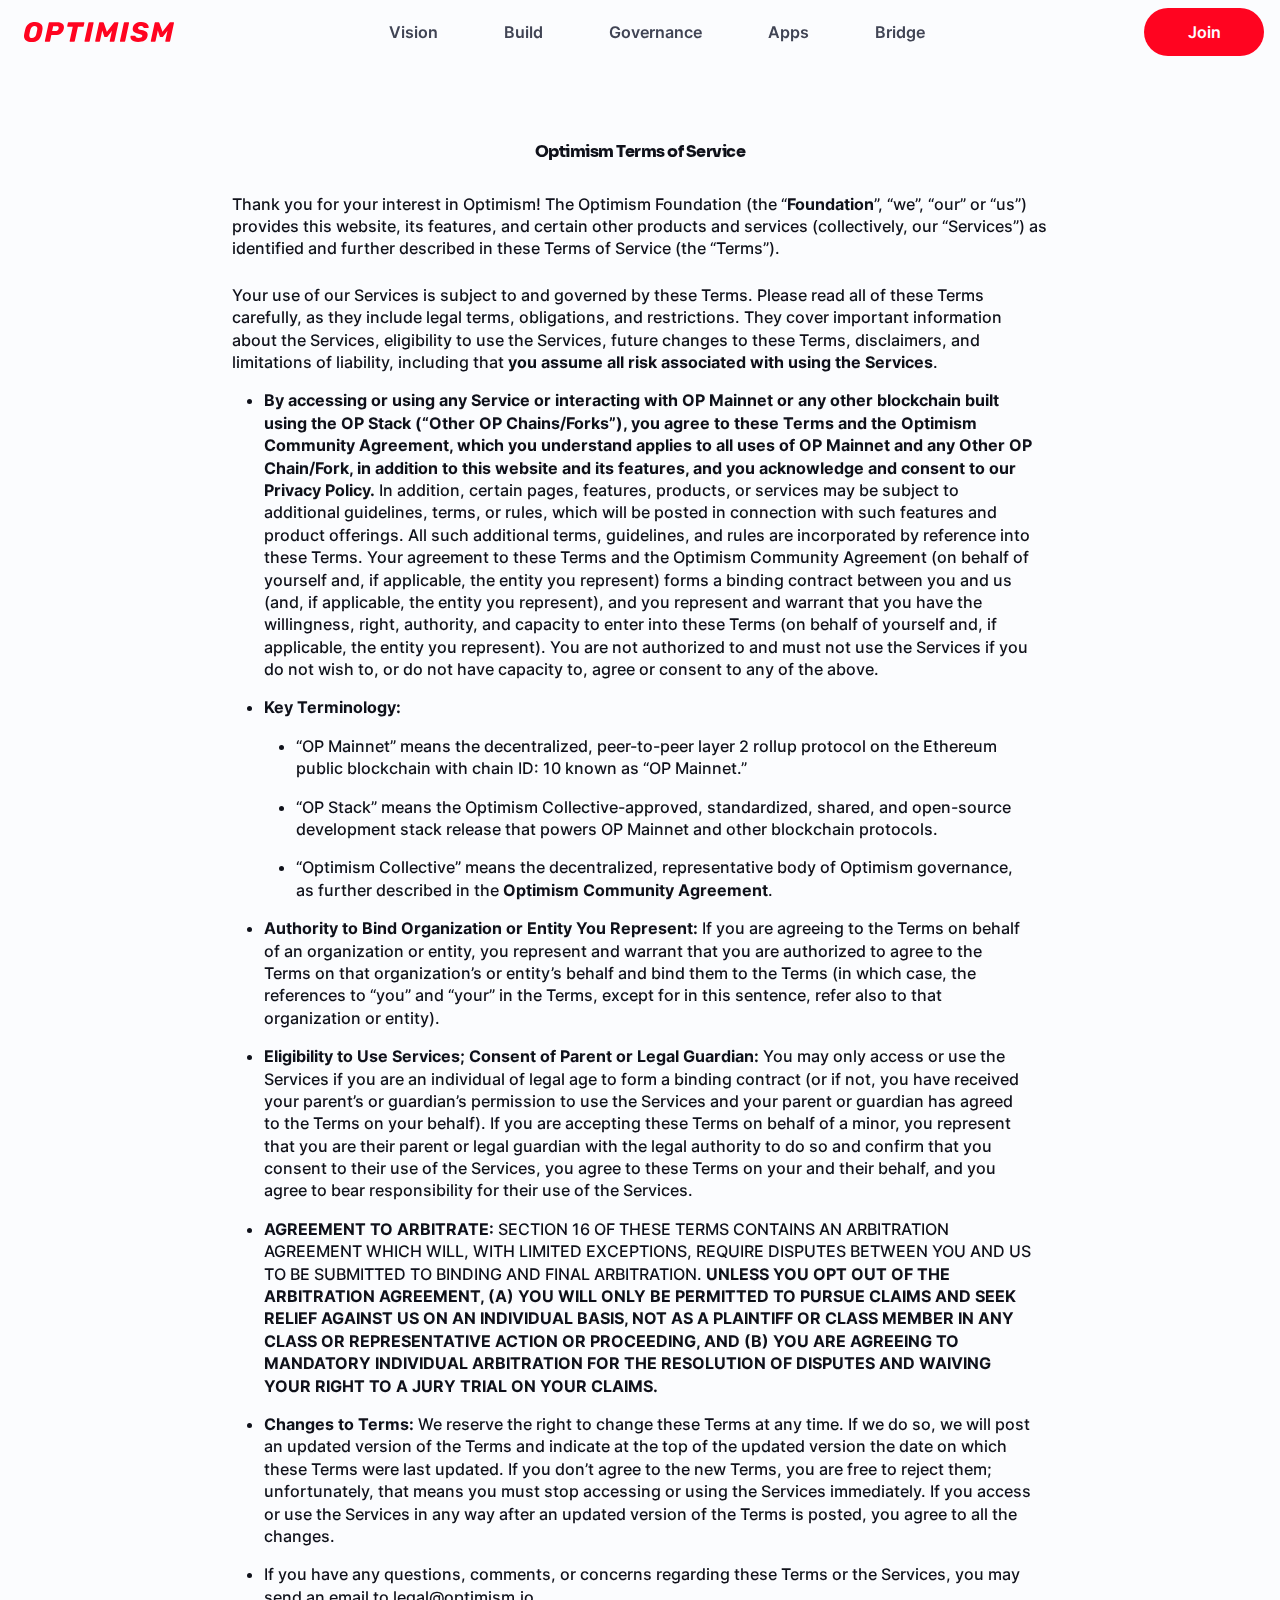
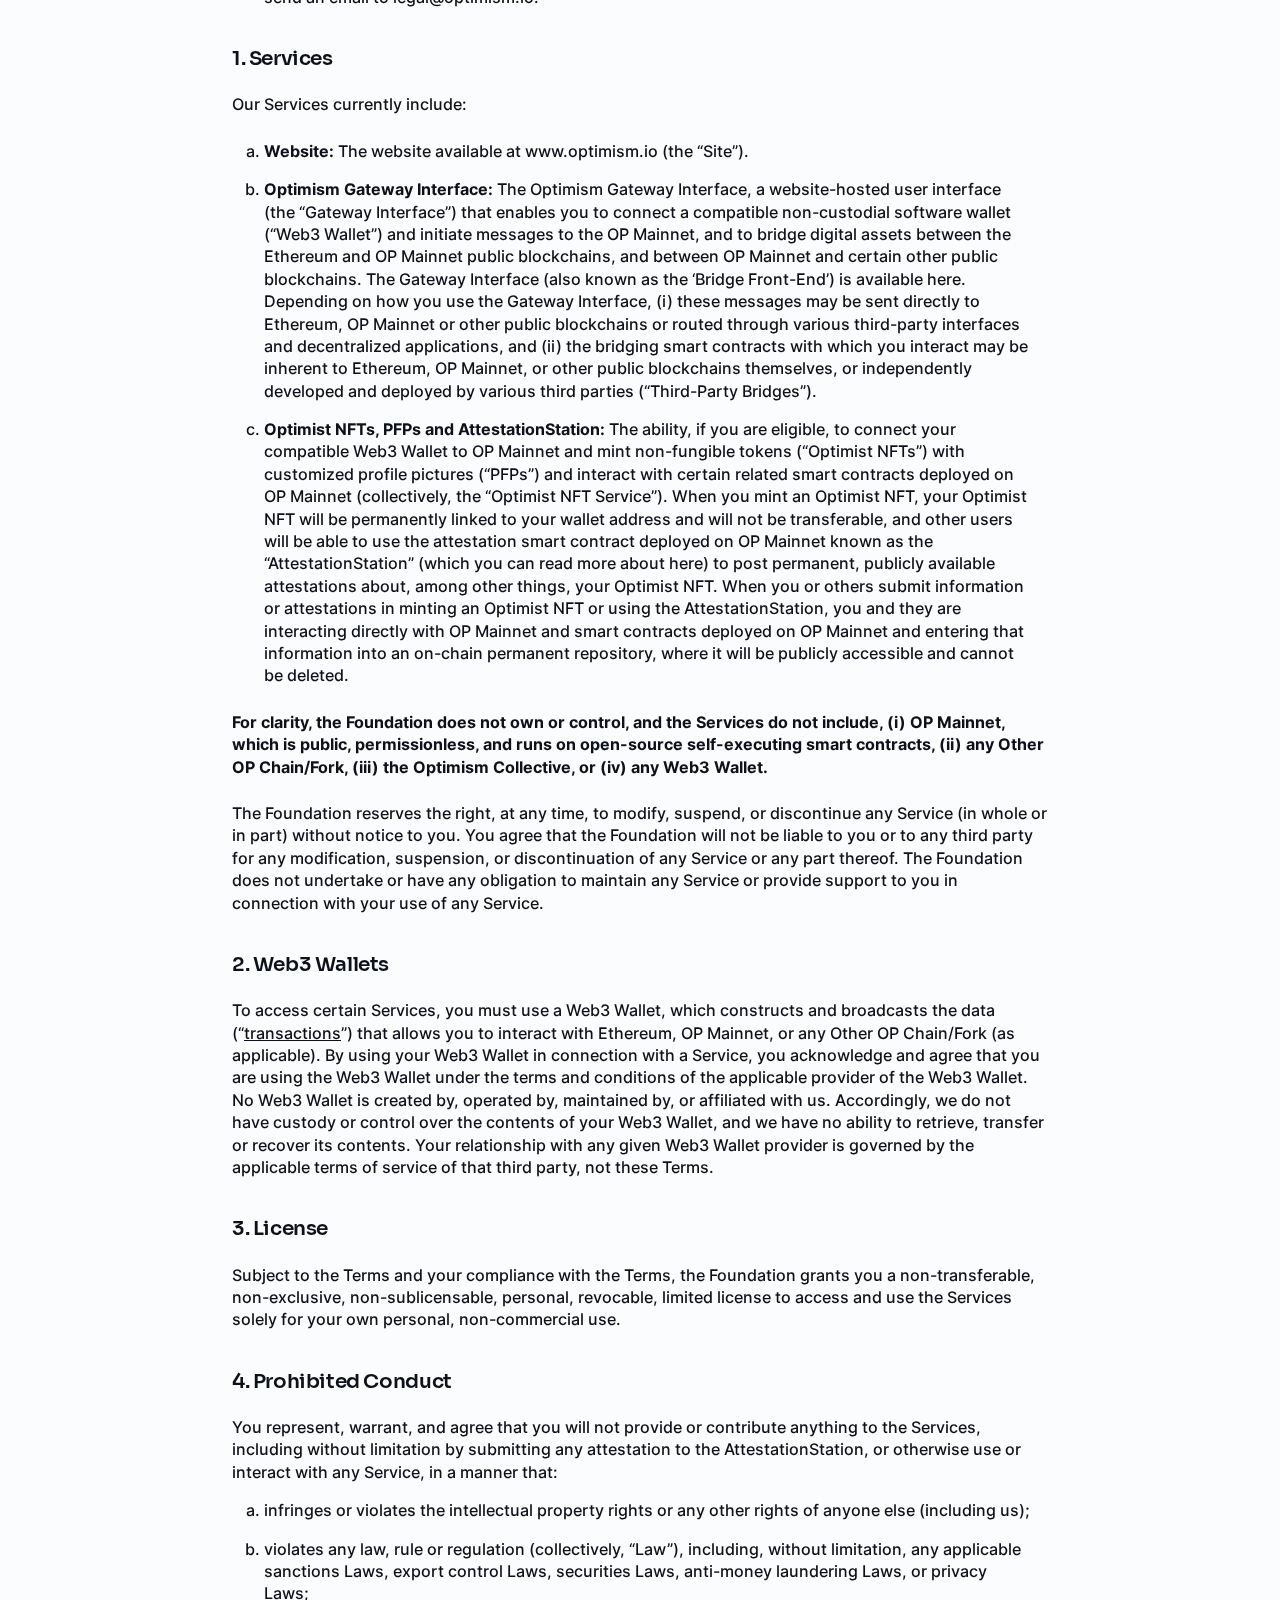
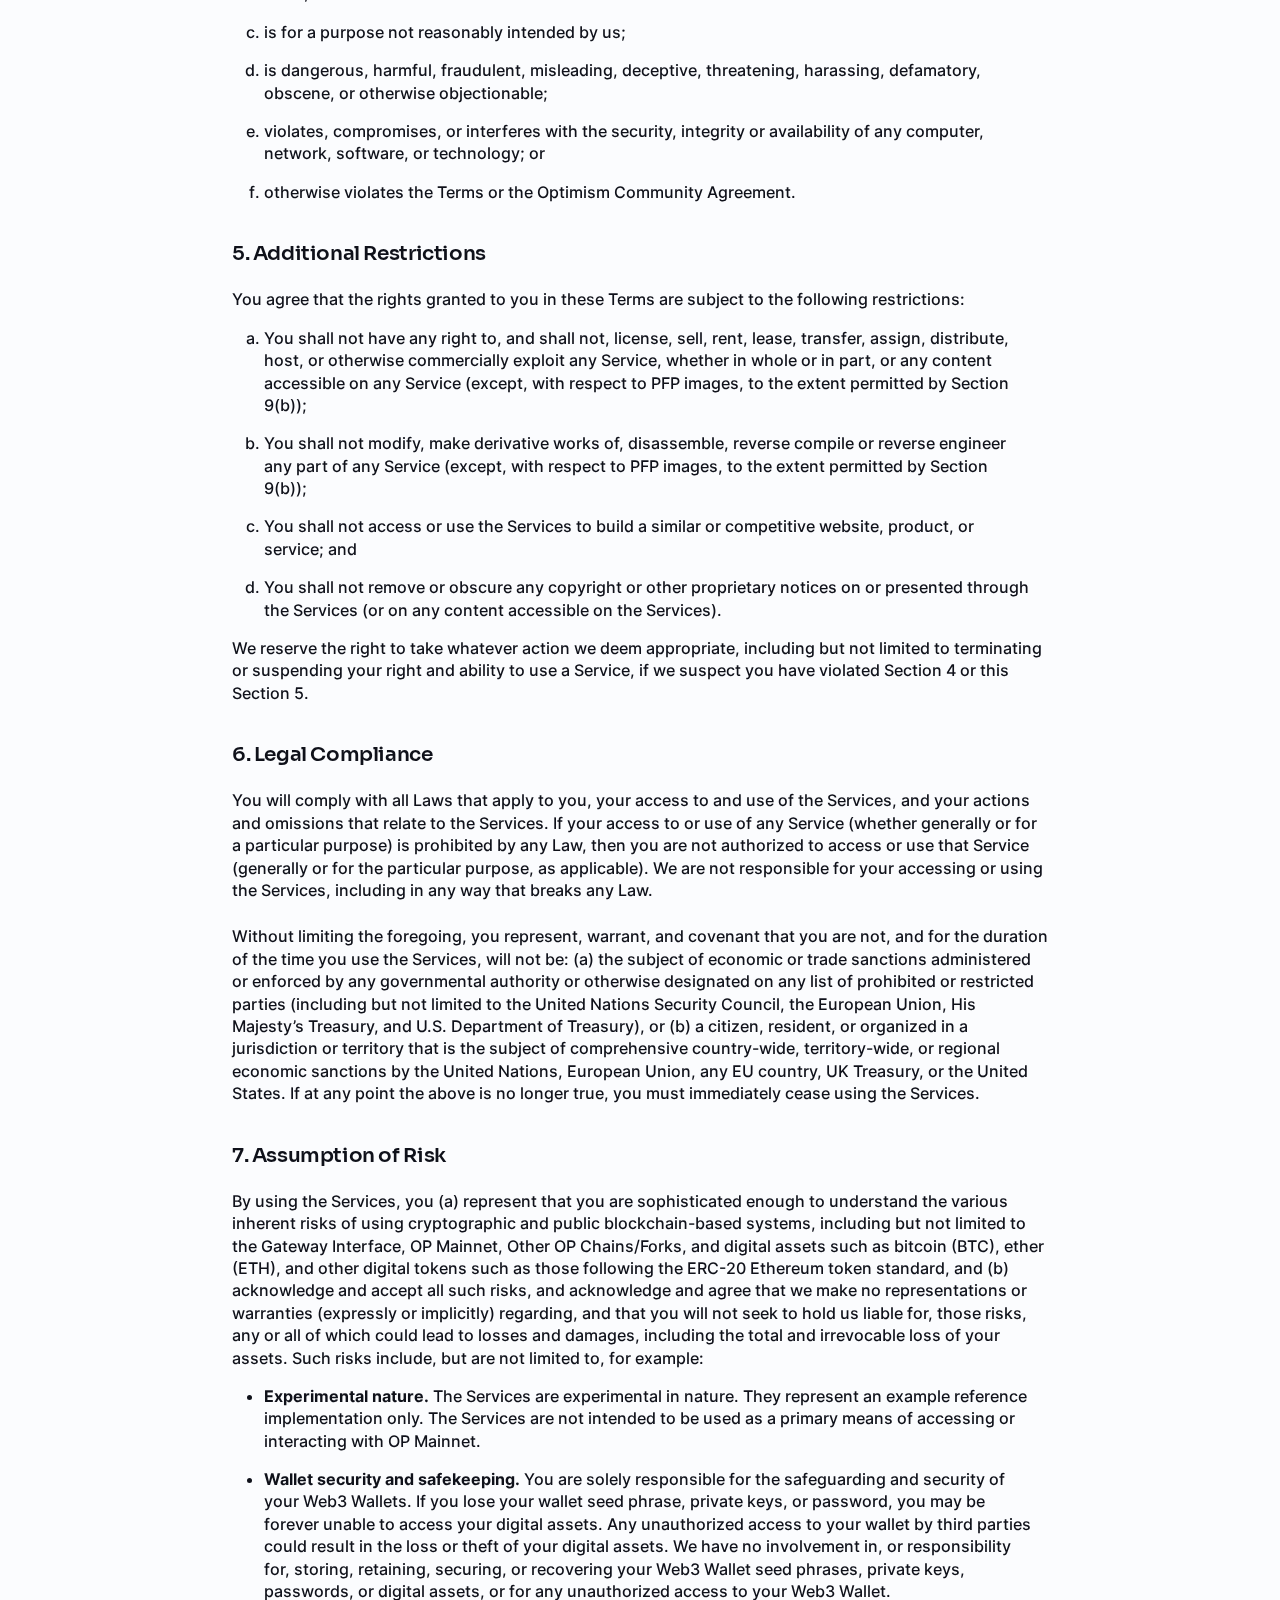
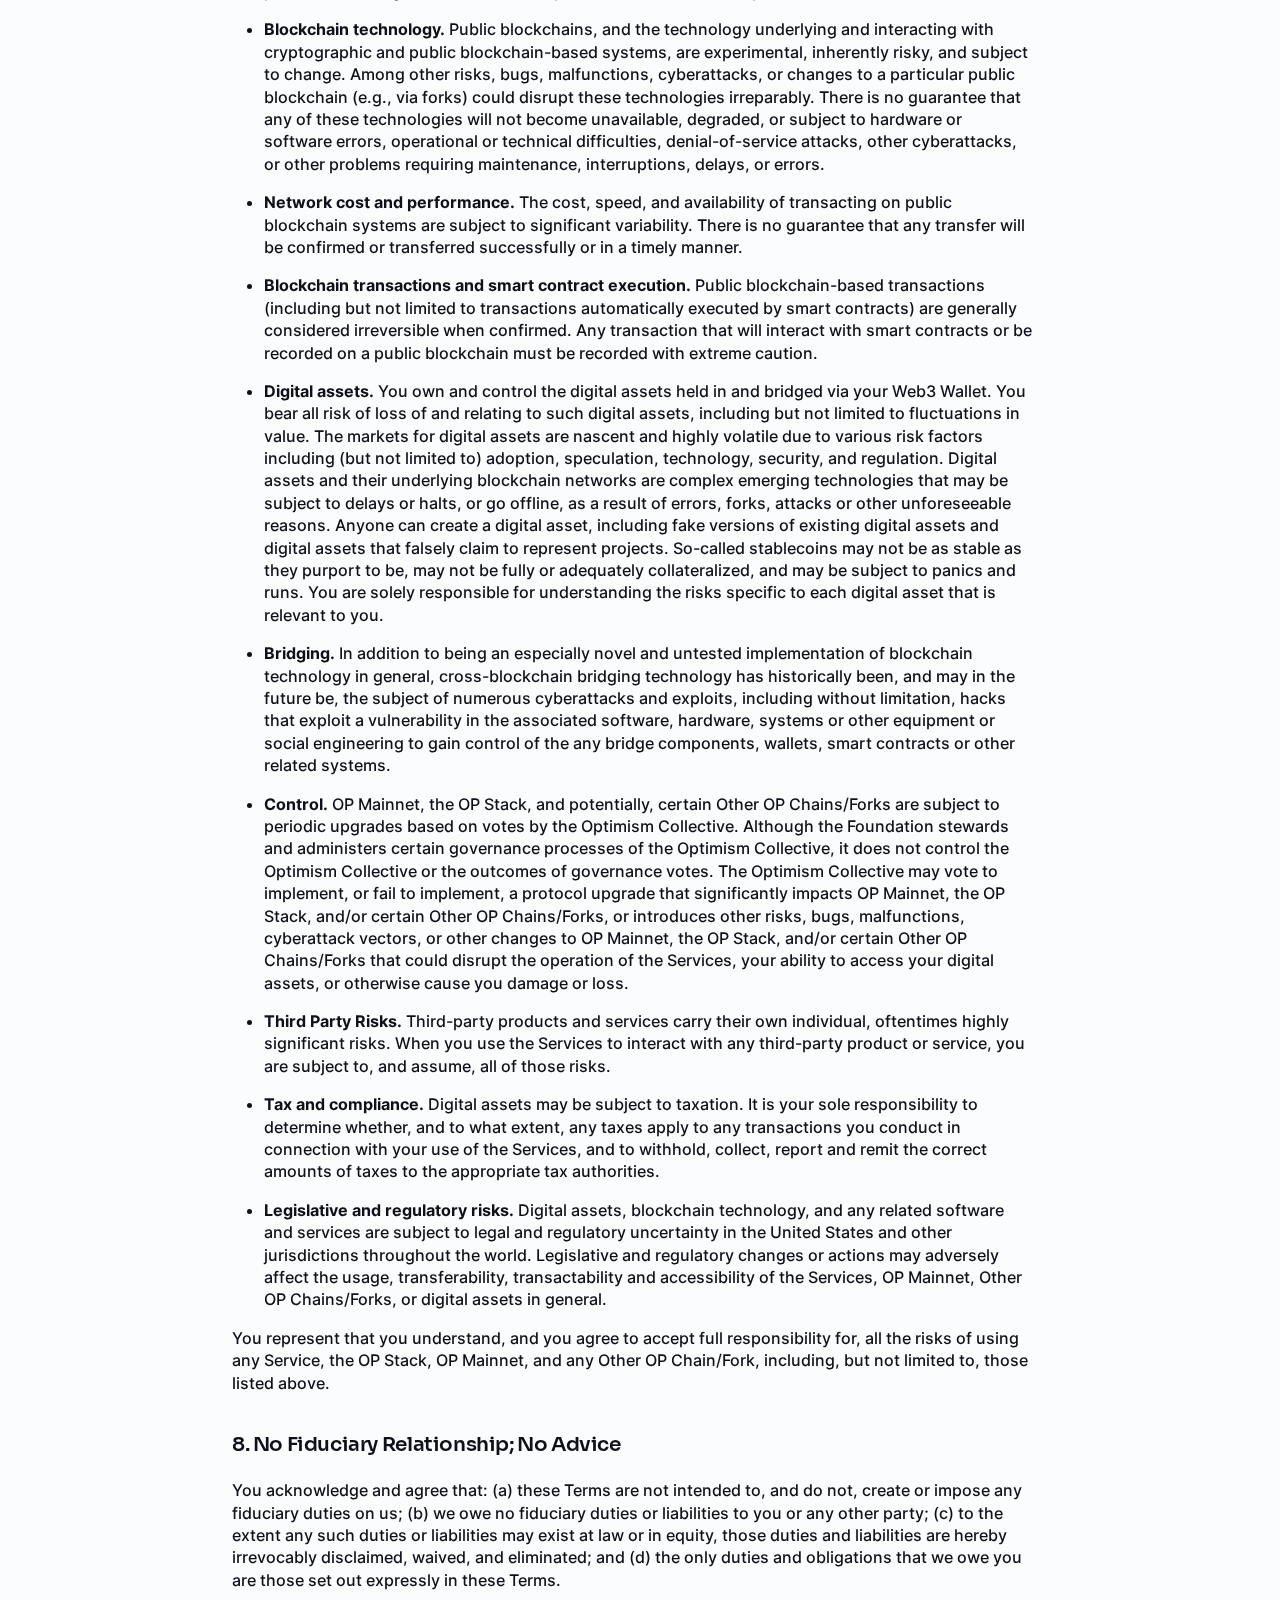
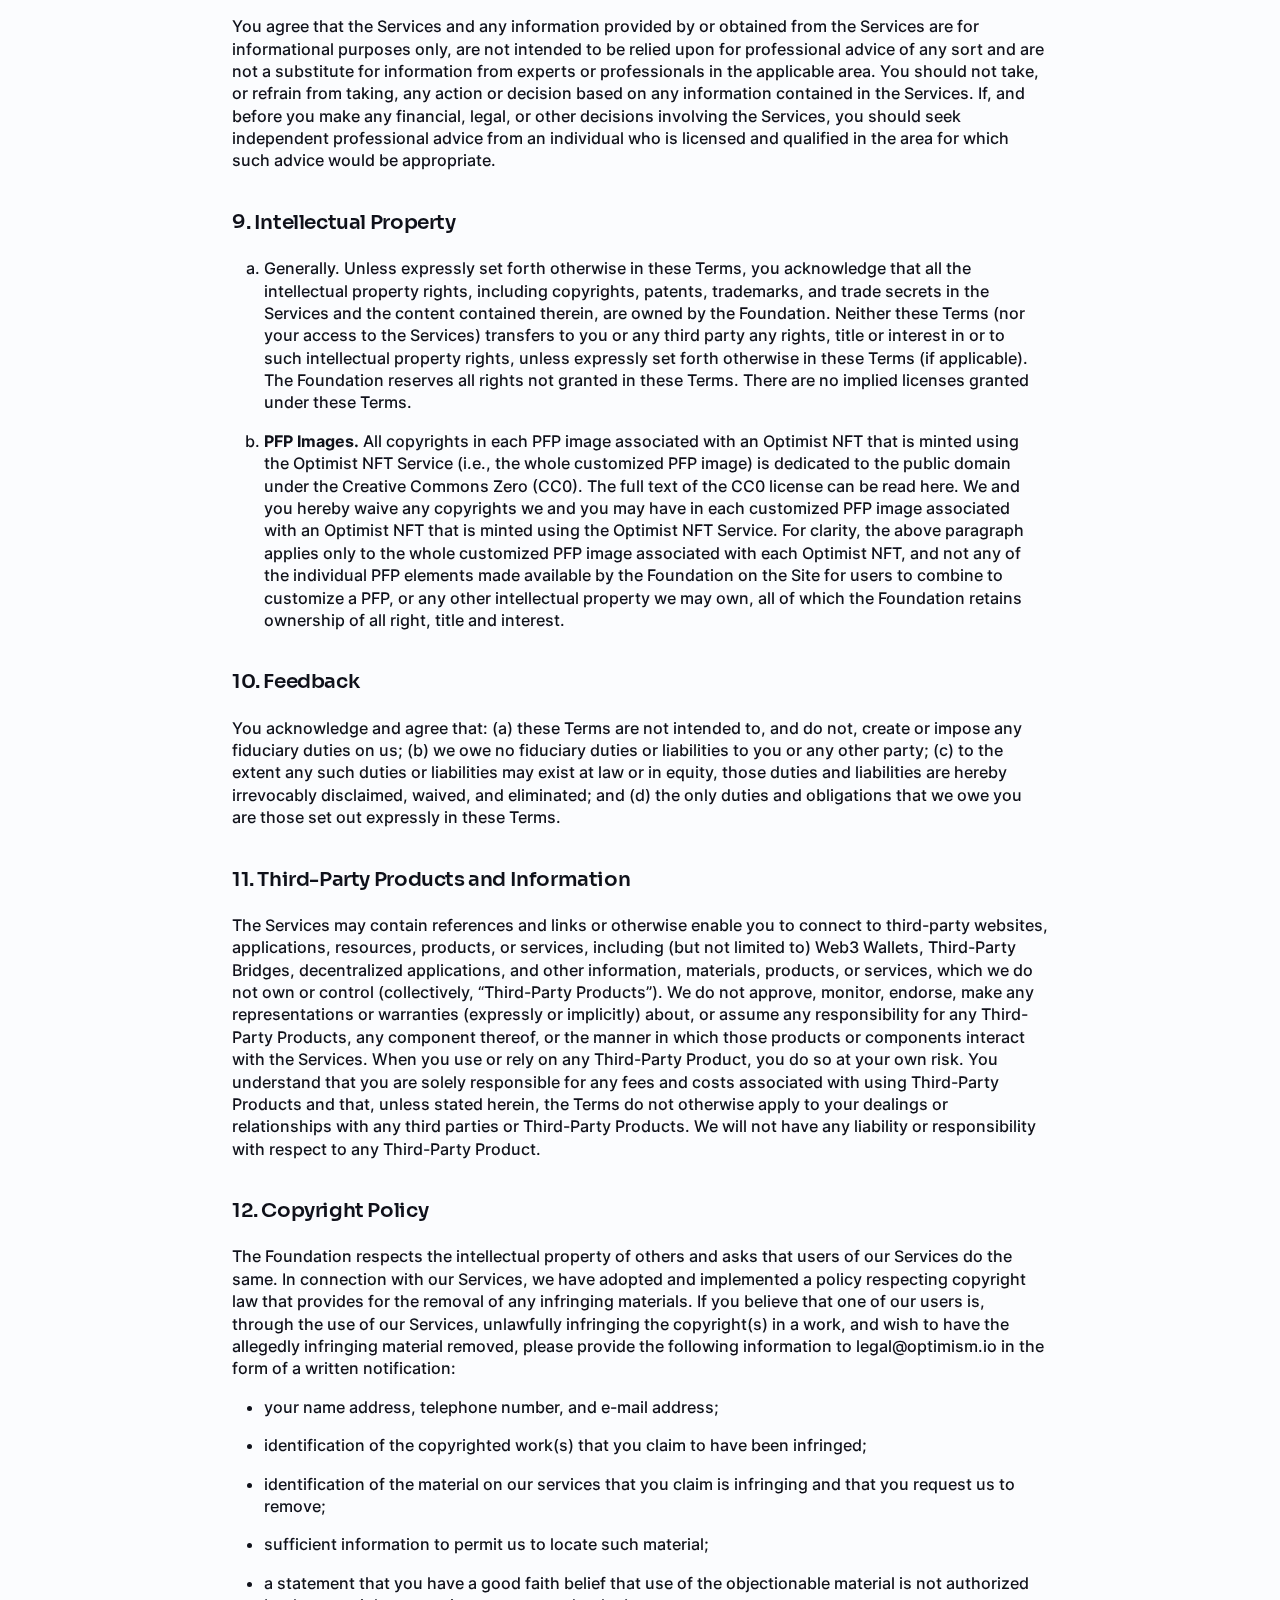
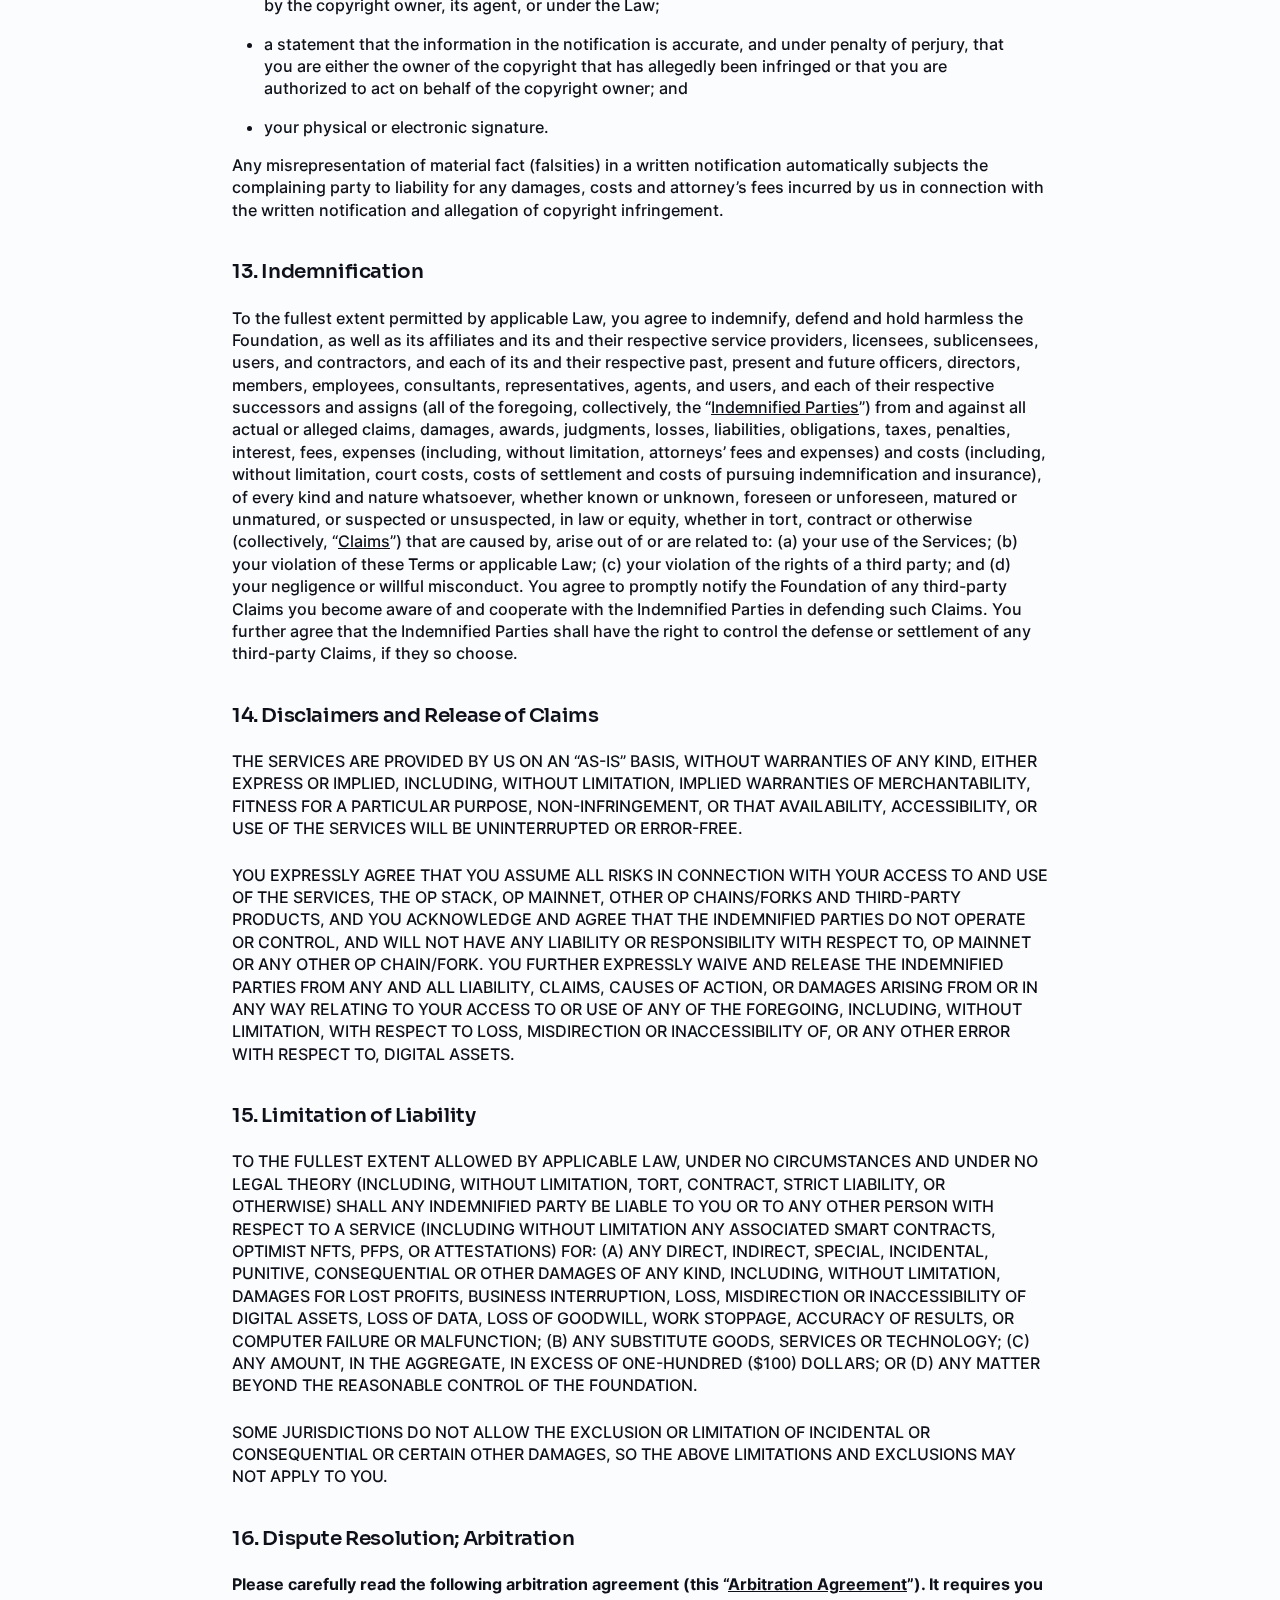
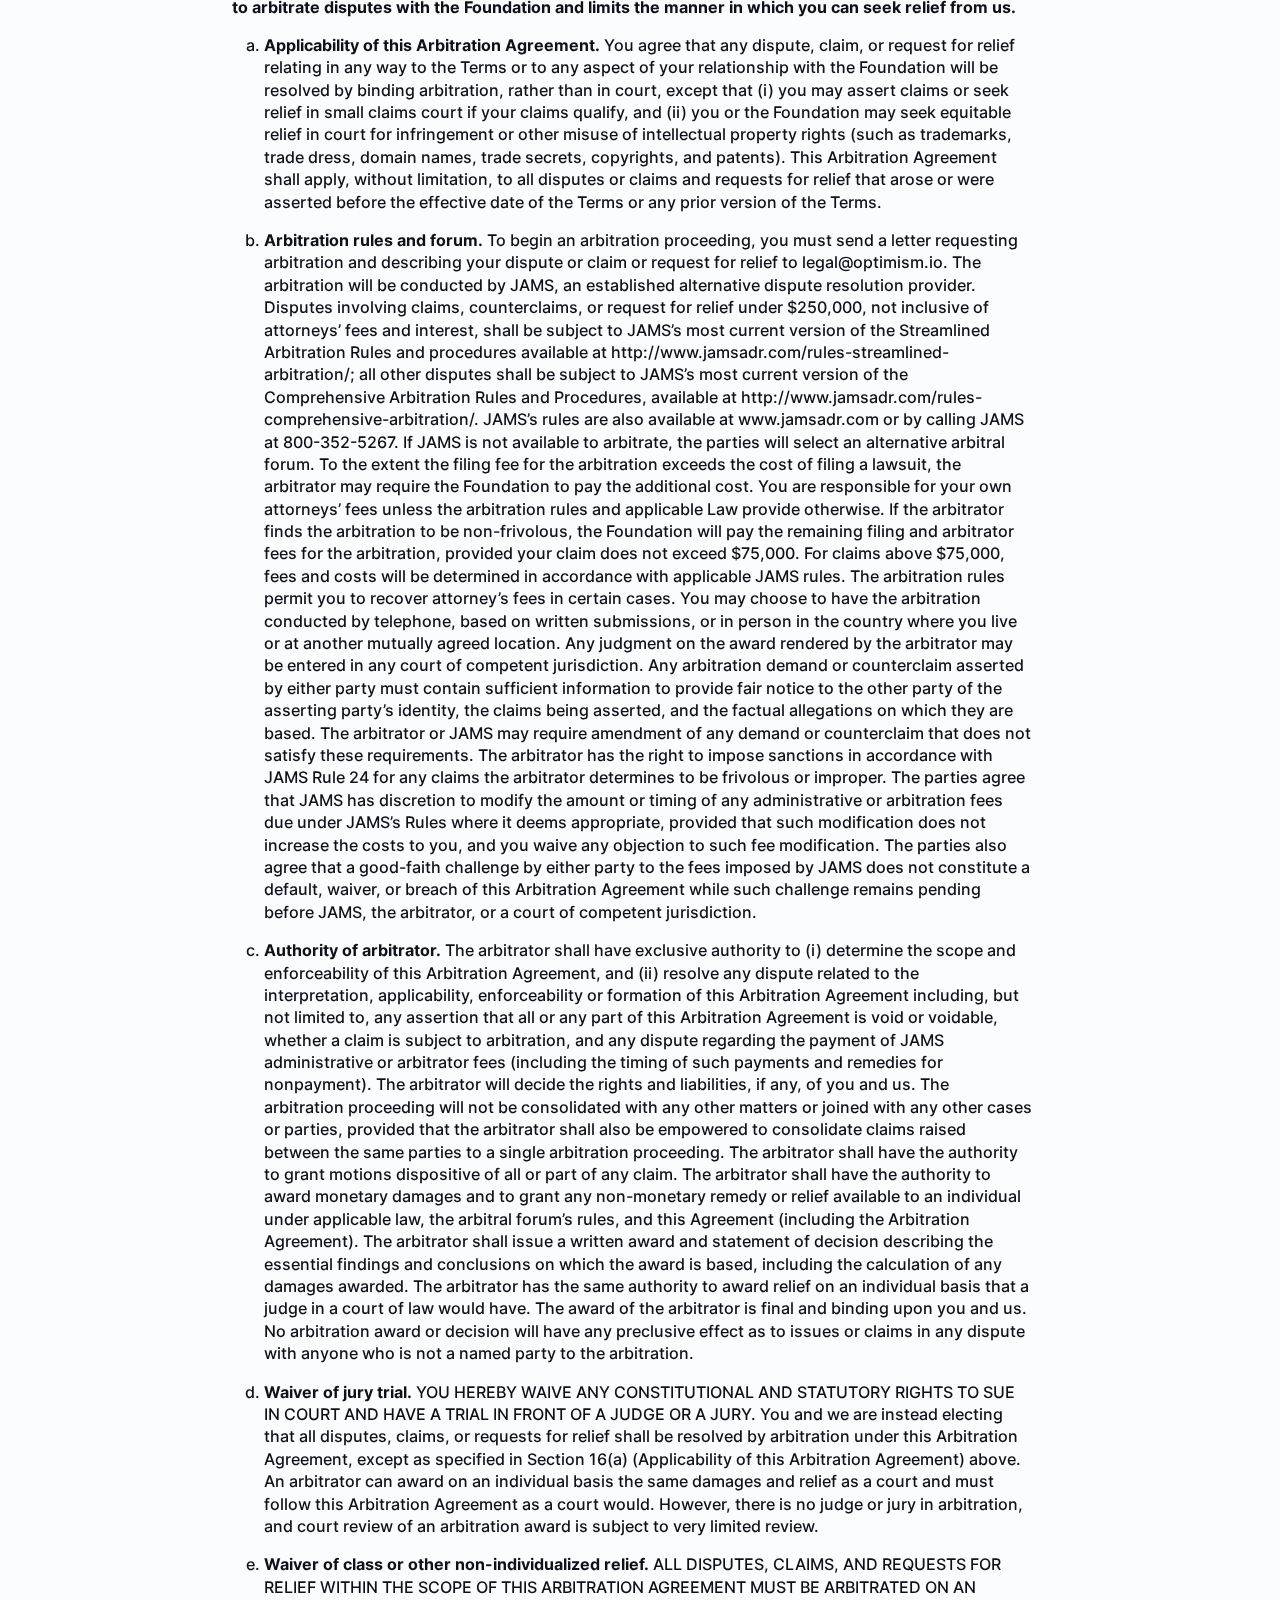
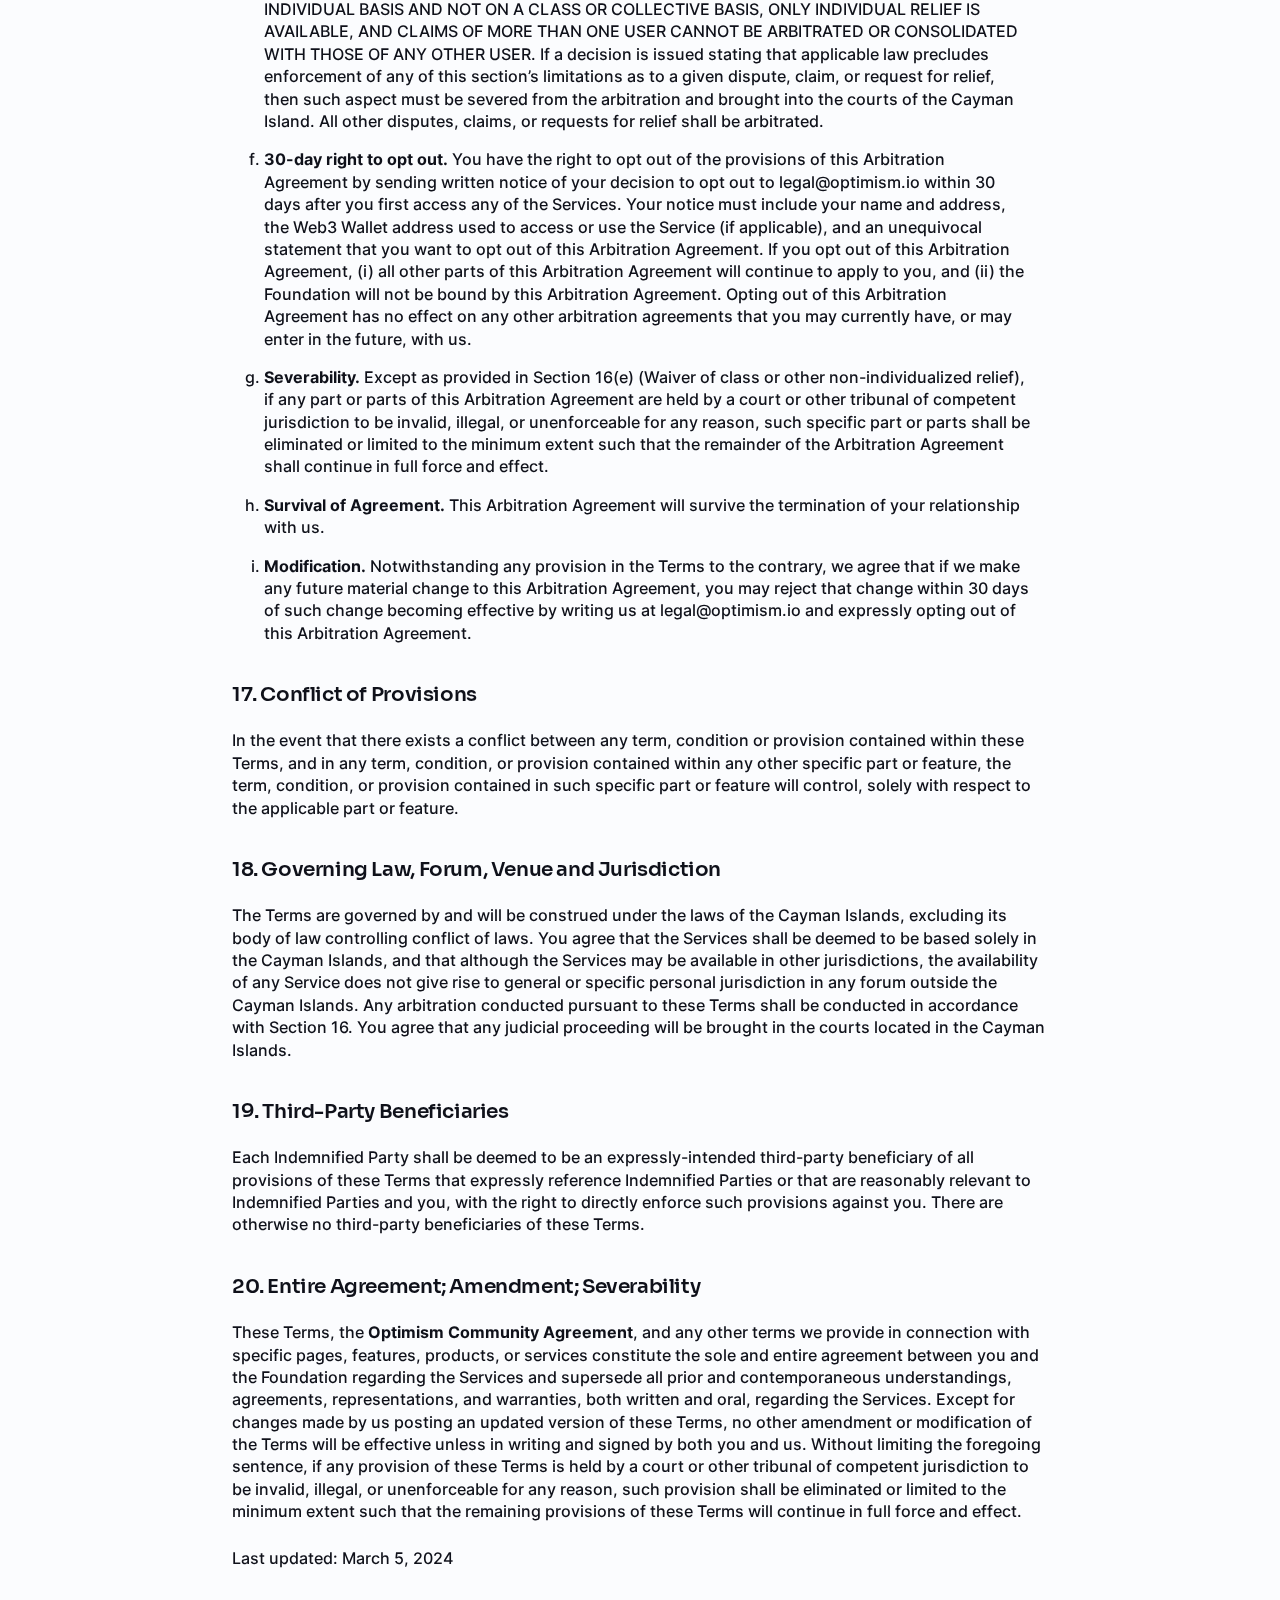
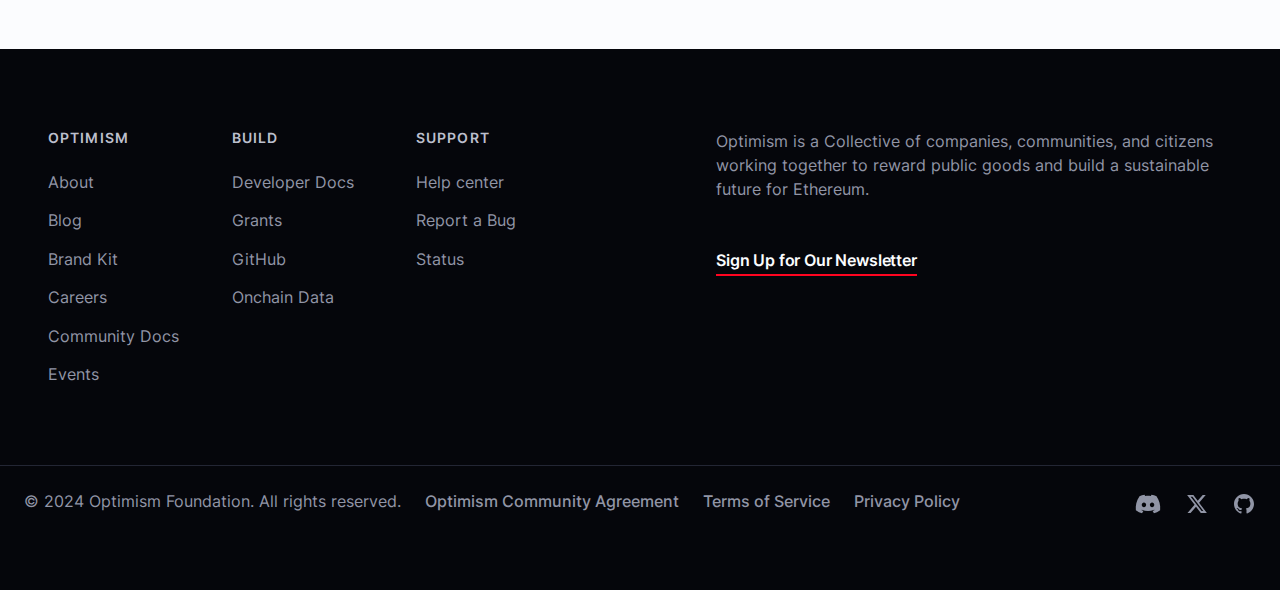
<file: terms.html>
<!DOCTYPE html><html lang="en"><head><meta charSet="utf-8"/><meta name="viewport" content="width=device-width"/><title>Optimism.io | Website Terms &amp; Conditions</title><meta name="next-head-count" content="3"/><link rel="preload" href="_next/static/css/88d9eae6e8448a3b.css" as="style"/><link rel="stylesheet" href="_next/static/css/88d9eae6e8448a3b.css" data-n-g=""/><noscript data-n-css=""></noscript><script defer="" nomodule="" src="_next/static/chunks/polyfills-c67a75d1b6f99dc8.js"></script><script src="_next/static/chunks/webpack-60bafb8b35813b65.js" defer=""></script><script src="_next/static/chunks/framework-bcc7bbe8c974c24c.js" defer=""></script><script src="_next/static/chunks/main-6a11ed100cc3fbd2.js" defer=""></script><script src="_next/static/chunks/pages/_app-0099d878f69ce908.js" defer=""></script><script src="_next/static/chunks/pages/terms-3dd38f7305b5cd9e.js" defer=""></script><script src="_next/static/ehpDQeKwWmabHJ2zgqljo/_buildManifest.js" defer=""></script><script src="_next/static/ehpDQeKwWmabHJ2zgqljo/_ssgManifest.js" defer=""></script></head><body><div id="__next"><header class="Header_siteHeader__fpikd" style="background:var(--neutral-0)"><div class="Header_siteHeader__inner__YOGmA"><div class="Header_siteHeader__logo__6mGKo"><div><a href="index.html"><img alt="Optimism" src="optimism.svg" width="150" height="20" decoding="async" data-nimg="1" loading="lazy" style="color:transparent"/></a></div></div><div class="Header_siteHeader__mainNav__H0uf1"><div class="Header_siteHeader__mainNav__inner__Qffcn"><ul class="Header_mainNav__OpHMr"><li><a class="" href="vision.html"><figure><svg width="20" height="20" viewBox="0 0 20 20" fill="none" xmlns="http://www.w3.org/2000/svg"><path d="M14.1624 1.00684L15.2614 3.06752L17.322 4.16656L15.2614 5.26559L14.1624 7.32628L13.0633 5.26559L11.0026 4.16656L13.0633 3.06752L14.1624 1.00684ZM8.88453 7.77767L13.0512 9.99991L8.88453 12.2221L6.66233 16.3887L4.4401 12.2221L0.273438 9.99991L4.4401 7.77767L6.66233 3.611L8.88453 7.77767ZM9.50953 9.99991L7.65266 9.00958L6.66233 7.15267L5.67198 9.00958L3.8151 9.99991L5.67198 10.9902L6.66233 12.8471L7.65266 10.9902L9.50953 9.99991ZM16.3845 13.611L14.9957 11.0068L13.6068 13.611L11.0026 14.9999L13.6068 16.3887L14.9957 18.9929L16.3845 16.3887L18.9887 14.9999L16.3845 13.611Z"></path></svg></figure><span>Vision</span></a></li><li id="buildNav" class="Header_hasSubnav__A79nc"><a class="" href="build.html"><figure><svg width="20" height="20" viewBox="0 0 20 20" fill="none" xmlns="http://www.w3.org/2000/svg"><path d="M20 10L15.2859 14.7141L14.1074 13.5355L17.643 10L14.1074 6.46447L15.2859 5.28596L20 10ZM2.35702 10L5.89256 13.5355L4.71404 14.7141L0 10L4.71404 5.28596L5.89256 6.46447L2.35702 10ZM8.15704 17.5H6.38341L11.843 2.5H13.6166L8.15704 17.5Z"></path></svg></figure><span>Build</span></a><ul class="Header_subnav__3J_wc"><li><a class="" href="build.html"><span>Overview</span></a></li><li><a href="https://console.optimism.io/build" target="_blank"><span>SuperchainERC20</span><svg width="20" height="20" viewBox="0 0 20 20" fill="none" xmlns="http://www.w3.org/2000/svg"><path d="M13.3364 7.84518L6.16423 15.0173L4.98572 13.8388L12.1579 6.66667H5.8364V5H15.003V14.1667H13.3364V7.84518Z"></path></svg></a></li><li><a href="index.html" target="_blank"><span>Developer Docs</span><svg width="20" height="20" viewBox="0 0 20 20" fill="none" xmlns="http://www.w3.org/2000/svg"><path d="M13.3364 7.84518L6.16423 15.0173L4.98572 13.8388L12.1579 6.66667H5.8364V5H15.003V14.1667H13.3364V7.84518Z"></path></svg></a></li><li><a href="https://console.optimism.io/faucet" target="_blank"><span>Superchain Faucet</span><svg width="20" height="20" viewBox="0 0 20 20" fill="none" xmlns="http://www.w3.org/2000/svg"><path d="M13.3364 7.84518L6.16423 15.0173L4.98572 13.8388L12.1579 6.66667H5.8364V5H15.003V14.1667H13.3364V7.84518Z"></path></svg></a></li><li><a href="index.html" target="_blank"><span>OP Mainnet Block Explorer</span><svg width="20" height="20" viewBox="0 0 20 20" fill="none" xmlns="http://www.w3.org/2000/svg"><path d="M13.3364 7.84518L6.16423 15.0173L4.98572 13.8388L12.1579 6.66667H5.8364V5H15.003V14.1667H13.3364V7.84518Z"></path></svg></a></li><li><a href="index.html" target="_blank"><span>Status</span><svg width="20" height="20" viewBox="0 0 20 20" fill="none" xmlns="http://www.w3.org/2000/svg"><path d="M13.3364 7.84518L6.16423 15.0173L4.98572 13.8388L12.1579 6.66667H5.8364V5H15.003V14.1667H13.3364V7.84518Z"></path></svg></a></li></ul></li><li id="govNav" class="Header_hasSubnav__A79nc"><a href="index.html" class=""><figure><svg width="20" height="20" viewBox="0 0 20 20" fill="none" xmlns="http://www.w3.org/2000/svg"><path d="M16.6667 18.3334H3.33333C2.8731 18.3334 2.5 17.9603 2.5 17.5001V2.50008C2.5 2.03985 2.8731 1.66675 3.33333 1.66675H16.6667C17.1269 1.66675 17.5 2.03985 17.5 2.50008V17.5001C17.5 17.9603 17.1269 18.3334 16.6667 18.3334ZM15.8333 16.6667V3.33341H4.16667V16.6667H15.8333ZM5.83333 5.00008H9.16667V8.33341H5.83333V5.00008ZM5.83333 10.0001H14.1667V11.6667H5.83333V10.0001ZM5.83333 13.3334H14.1667V15.0001H5.83333V13.3334ZM10.8333 5.83341H14.1667V7.50008H10.8333V5.83341Z"></path></svg></figure><span>Governance</span></a><ul class="Header_subnav__3J_wc"><li><a href="index.html" target="_blank"><span>RetroPGF</span><svg width="20" height="20" viewBox="0 0 20 20" fill="none" xmlns="http://www.w3.org/2000/svg"><path d="M13.3364 7.84518L6.16423 15.0173L4.98572 13.8388L12.1579 6.66667H5.8364V5H15.003V14.1667H13.3364V7.84518Z"></path></svg></a></li><li><a href="index.html" target="_blank"><span>Forum</span><svg width="20" height="20" viewBox="0 0 20 20" fill="none" xmlns="http://www.w3.org/2000/svg"><path d="M13.3364 7.84518L6.16423 15.0173L4.98572 13.8388L12.1579 6.66667H5.8364V5H15.003V14.1667H13.3364V7.84518Z"></path></svg></a></li><li><a href="index.html" target="_blank"><span>Delegates</span><svg width="20" height="20" viewBox="0 0 20 20" fill="none" xmlns="http://www.w3.org/2000/svg"><path d="M13.3364 7.84518L6.16423 15.0173L4.98572 13.8388L12.1579 6.66667H5.8364V5H15.003V14.1667H13.3364V7.84518Z"></path></svg></a></li></ul></li><li><a href="https://www.superchain.eco/projects" class="" target="_blank"><figure><svg width="20" height="20" viewBox="0 0 20 20" fill="none" xmlns="http://www.w3.org/2000/svg"><path d="M3.26468 6.69676C2.77487 7.69399 2.5 8.81559 2.5 9.99951C2.5 14.1416 5.85787 17.4995 10 17.4995C11.1847 17.4995 12.307 17.2243 13.3048 16.7338C14.0321 17.0449 14.7373 17.2488 15.3803 17.3013C16.1318 17.3626 16.9167 17.2217 17.4848 16.6535C18.1116 16.0267 18.2188 15.1403 18.1066 14.3102C18.0043 13.5528 17.7068 12.711 17.2717 11.8424C17.4209 11.2521 17.5 10.6345 17.5 9.99951C17.5 5.85734 14.1422 2.49948 10 2.49948C9.36575 2.49948 8.74892 2.57838 8.15919 2.72724C7.2895 2.29109 6.44671 1.99269 5.68842 1.88988C4.85748 1.77722 3.97005 1.88399 3.34268 2.51137C2.77392 3.08013 2.63334 3.86589 2.69508 4.6182C2.74793 5.26209 2.95261 5.96832 3.26468 6.69676ZM4.43533 4.97104C4.3945 4.79394 4.36837 4.63055 4.35617 4.48187C4.31607 3.99329 4.43106 3.78 4.52119 3.68988C4.62043 3.59064 4.87331 3.46129 5.46449 3.54144C5.62902 3.56374 5.80792 3.60117 6 3.65415C5.4197 4.02065 4.89336 4.46446 4.43533 4.97104ZM16.3437 14.0021C16.3959 14.1926 16.4329 14.37 16.4549 14.5333C16.5347 15.1233 16.4054 15.3758 16.3063 15.475C16.2163 15.565 16.0033 15.6798 15.5158 15.6401C15.3683 15.6281 15.2063 15.6023 15.0307 15.5621C15.5356 15.1053 15.978 14.5805 16.3437 14.0021ZM13.2343 14.8549C11.8372 14.1231 10.2143 12.9184 8.646 11.3502C7.0795 9.78376 5.87577 8.1626 5.14368 6.76649C5.88631 5.65347 7.00103 4.81053 8.30778 4.41514C8.84233 4.2534 9.41025 4.16614 10 4.16614C13.2217 4.16614 15.8333 6.77781 15.8333 9.99951C15.8333 10.5898 15.7459 11.1583 15.5838 11.6933C15.1884 12.9988 14.3463 14.1126 13.2343 14.8549ZM11.3377 15.6789C10.9084 15.7795 10.4607 15.8328 10 15.8328C6.77834 15.8328 4.16667 13.2211 4.16667 9.99951C4.16667 9.53926 4.21981 9.09201 4.32024 8.66318C5.12403 9.92709 6.19563 11.2568 7.46747 12.5287C8.74083 13.8021 10.0723 14.8748 11.3377 15.6789Z"></path></svg></figure><span>Apps</span></a></li><li><a href="https://app.optimism.io/bridge/deposit" target="_blank"><figure><svg width="20" height="20" viewBox="0 0 20 20" fill="none" xmlns="http://www.w3.org/2000/svg"><path d="M13.3364 7.84518L6.16423 15.0173L4.98572 13.8388L12.1579 6.66667H5.8364V5H15.003V14.1667H13.3364V7.84518Z"></path></svg></figure><span>Bridge</span></a></li></ul><span class="Header_siteHeader__mainNav_active__8Q6tz" id="box"></span></div></div><div class="Header_siteHeader__utility__IsZpt"><a class="btn" href="join/index.html" style="height:48px">Join</a></div><button class="Header_siteHeader__toggle__8MJru"><svg width="22" height="22" viewBox="0 0 24 24" fill="none" xmlns="http://www.w3.org/2000/svg"><path d="M3 4H21V6H3V4ZM3 11H21V13H3V11ZM3 18H21V20H3V18Z"></path></svg></button><div><svg xmlns="http://www.w3.org/2000/svg" viewBox="0 0 24 24"><path d="M3 4H21V6H3V4ZM3 11H21V13H3V11ZM3 18H21V20H3V18Z" fill="rgba(255,255,255,1)"></path></svg></div></div></header><main><div style="opacity:0"><div class="page"><div style="opacity:0"><div class="wrapper-thin longform px-4 py-9 px-lg-0"><h1 class="h2 text-center mb-5">Optimism Terms of Service</h1><p>Thank you for your interest in Optimism! The Optimism Foundation (the “<b>Foundation</b>”, “we”, “our” or “us”) provides this website, its features, and certain other products and services (collectively, our “Services”) as identified and further described in these Terms of Service (the “Terms”).</p><p>Your use of our Services is subject to and governed by these Terms. Please read all of these Terms carefully, as they include legal terms, obligations, and restrictions. They cover important information about the Services, eligibility to use the Services, future changes to these Terms, disclaimers, and limitations of liability, including that<!-- --> <b>you assume all risk associated with using the Services</b>.</p><ul><li><b>By accessing or using any Service or interacting with OP Mainnet or any other blockchain built using the OP Stack (“Other OP Chains/Forks”), you agree to these Terms and the<!-- --> <a href="community-agreement.html">Optimism Community Agreement</a>, which you understand applies to all uses of OP Mainnet and any Other OP Chain/Fork, in addition to this website and its features, and you acknowledge and consent to our<!-- --> <a href="data-privacy-policy.html">Privacy Policy</a>.</b> <!-- -->In addition, certain pages, features, products, or services may be subject to additional guidelines, terms, or rules, which will be posted in connection with such features and product offerings. All such additional terms, guidelines, and rules are incorporated by reference into these Terms. Your agreement to these Terms and the<!-- --> <a href="community-agreement.html">Optimism Community Agreement</a> <!-- -->(on behalf of yourself and, if applicable, the entity you represent) forms a binding contract between you and us (and, if applicable, the entity you represent), and you represent and warrant that you have the willingness, right, authority, and capacity to enter into these Terms (on behalf of yourself and, if applicable, the entity you represent). You are not authorized to and must not use the Services if you do not wish to, or do not have capacity to, agree or consent to any of the above.</li><li><b>Key Terminology:</b><ul><li>“OP Mainnet” means the decentralized, peer-to-peer layer 2 rollup protocol on the Ethereum public blockchain with chain ID: 10 known as “OP Mainnet.”</li><li>“OP Stack” means the Optimism Collective-approved, standardized, shared, and open-source development stack release that powers OP Mainnet and other blockchain protocols.</li><li>“Optimism Collective” means the decentralized, representative body of Optimism governance, as further described in the<!-- --> <b><a href="community-agreement.html">Optimism Community Agreement</a></b>.</li></ul></li><li><b>Authority to Bind Organization or Entity You Represent:</b> If you are agreeing to the Terms on behalf of an organization or entity, you represent and warrant that you are authorized to agree to the Terms on that organization’s or entity’s behalf and bind them to the Terms (in which case, the references to “you” and “your” in the Terms, except for in this sentence, refer also to that organization or entity).</li><li><b>Eligibility to Use Services; Consent of Parent or Legal Guardian:</b> <!-- -->You may only access or use the Services if you are an individual of legal age to form a binding contract (or if not, you have received your parent’s or guardian’s permission to use the Services and your parent or guardian has agreed to the Terms on your behalf). If you are accepting these Terms on behalf of a minor, you represent that you are their parent or legal guardian with the legal authority to do so and confirm that you consent to their use of the Services, you agree to these Terms on your and their behalf, and you agree to bear responsibility for their use of the Services.</li><li><b>AGREEMENT TO ARBITRATE:</b> SECTION 16 OF THESE TERMS CONTAINS AN ARBITRATION AGREEMENT WHICH WILL, WITH LIMITED EXCEPTIONS, REQUIRE DISPUTES BETWEEN YOU AND US TO BE SUBMITTED TO BINDING AND FINAL ARBITRATION.<!-- --> <b>UNLESS YOU OPT OUT OF THE ARBITRATION AGREEMENT, (A) YOU WILL ONLY BE PERMITTED TO PURSUE CLAIMS AND SEEK RELIEF AGAINST US ON AN INDIVIDUAL BASIS, NOT AS A PLAINTIFF OR CLASS MEMBER IN ANY CLASS OR REPRESENTATIVE ACTION OR PROCEEDING, AND (B) YOU ARE AGREEING TO MANDATORY INDIVIDUAL ARBITRATION FOR THE RESOLUTION OF DISPUTES AND WAIVING YOUR RIGHT TO A JURY TRIAL ON YOUR CLAIMS.</b></li><li><b>Changes to Terms:</b> We reserve the right to change these Terms at any time. If we do so, we will post an updated version of the Terms and indicate at the top of the updated version the date on which these Terms were last updated. If you don’t agree to the new Terms, you are free to reject them; unfortunately, that means you must stop accessing or using the Services immediately. If you access or use the Services in any way after an updated version of the Terms is posted, you agree to all the changes.</li><li>If you have any questions, comments, or concerns regarding these Terms or the Services, you may send an email to<!-- --> <a href="cdn-cgi/l/email-protection.html#365a5351575a765946425f5b5f455b185f59094543545c5355420b64530c7946425f5b5f455b166253445b45"><span class="__cf_email__" data-cfemail="abc7cecccac7ebc4dbdfc2c6c2d8c685c2c4">[email&#160;protected]</span></a>.</li></ul><h3 class="h7-min h6-max mt-6 mb-4">1. Services</h3><p>Our Services currently include:</p><ol class="my-4"><li><b>Website:</b> The website available at<!-- --> <a href="index.html">www.optimism.io</a> (the “Site”).</li><li><b>Optimism Gateway Interface:</b> The Optimism Gateway Interface, a website-hosted user interface (the “Gateway Interface”) that enables you to connect a compatible non-custodial software wallet (“Web3 Wallet”) and initiate messages to the OP Mainnet, and to bridge digital assets between the Ethereum and OP Mainnet public blockchains, and between OP Mainnet and certain other public blockchains. The Gateway Interface (also known as the ‘Bridge Front-End’) is available<!-- --> <a href="https://app.optimism.io/bridge/" target="_blank">here</a>. Depending on how you use the Gateway Interface, (i) these messages may be sent directly to Ethereum, OP Mainnet or other public blockchains or routed through various third-party interfaces and decentralized applications, and (ii) the bridging smart contracts with which you interact may be inherent to Ethereum, OP Mainnet, or other public blockchains themselves, or independently developed and deployed by various third parties (“Third-Party Bridges”).</li><li><b>Optimist NFTs, PFPs and AttestationStation:</b> The ability, if you are eligible, to connect your compatible Web3 Wallet to OP Mainnet and mint non-fungible tokens (“Optimist NFTs”) with customized profile pictures (“PFPs”) and interact with certain related smart contracts deployed on OP Mainnet (collectively, the “Optimist NFT Service”). When you mint an Optimist NFT, your Optimist NFT will be permanently linked to your wallet address and will not be transferable, and other users will be able to use the attestation smart contract deployed on OP Mainnet known as the “AttestationStation” (which you can read more about here) to post permanent, publicly available attestations about, among other things, your Optimist NFT. When you or others submit information or attestations in minting an Optimist NFT or using the AttestationStation, you and they are interacting directly with OP Mainnet and smart contracts deployed on OP Mainnet and entering that information into an on-chain permanent repository, where it will be publicly accessible and cannot be deleted.</li></ol><p><b>For clarity, the Foundation does not own or control, and the Services do not include, (i) OP Mainnet, which is public, permissionless, and runs on open-source self-executing smart contracts, (ii) any Other OP Chain/Fork, (iii) the Optimism Collective, or (iv) any Web3 Wallet.<!-- --> </b></p><p>The Foundation reserves the right, at any time, to modify, suspend, or discontinue any Service (in whole or in part) without notice to you. You agree that the Foundation will not be liable to you or to any third party for any modification, suspension, or discontinuation of any Service or any part thereof. The Foundation does not undertake or have any obligation to maintain any Service or provide support to you in connection with your use of any Service.</p><h3 class="h7-min h6-max mt-6 mb-4">2. Web3 Wallets</h3><p>To access certain Services, you must use a Web3 Wallet, which constructs and broadcasts the data (“<u>transactions</u>”) that allows you to interact with Ethereum, OP Mainnet, or any Other OP Chain/Fork (as applicable). By using your Web3 Wallet in connection with a Service, you acknowledge and agree that you are using the Web3 Wallet under the terms and conditions of the applicable provider of the Web3 Wallet. No Web3 Wallet is created by, operated by, maintained by, or affiliated with us. Accordingly, we do not have custody or control over the contents of your Web3 Wallet, and we have no ability to retrieve, transfer or recover its contents. Your relationship with any given Web3 Wallet provider is governed by the applicable terms of service of that third party, not these Terms.</p><h3 class="h7-min h6-max mt-6 mb-4">3. License</h3><p>Subject to the Terms and your compliance with the Terms, the Foundation grants you a non-transferable, non-exclusive, non-sublicensable, personal, revocable, limited license to access and use the Services solely for your own personal, non-commercial use.</p><h3 class="h7-min h6-max mt-6 mb-4">4. Prohibited Conduct</h3><p>You represent, warrant, and agree that you will not provide or contribute anything to the Services, including without limitation by submitting any attestation to the AttestationStation, or otherwise use or interact with any Service, in a manner that:</p><ol><li>infringes or violates the intellectual property rights or any other rights of anyone else (including us);</li><li>violates any law, rule or regulation (collectively, “Law”), including, without limitation, any applicable sanctions Laws, export control Laws, securities Laws, anti-money laundering Laws, or privacy Laws;</li><li>is for a purpose not reasonably intended by us;</li><li>is dangerous, harmful, fraudulent, misleading, deceptive, threatening, harassing, defamatory, obscene, or otherwise objectionable;</li><li>violates, compromises, or interferes with the security, integrity or availability of any computer, network, software, or technology; or</li><li>otherwise violates the Terms or the<!-- --> <a href="community-agreement.html">Optimism Community Agreement</a>.</li></ol><h3 class="h7-min h6-max mt-6 mb-4">5. Additional Restrictions</h3><p>You agree that the rights granted to you in these Terms are subject to the following restrictions:</p><ol><li>You shall not have any right to, and shall not, license, sell, rent, lease, transfer, assign, distribute, host, or otherwise commercially exploit any Service, whether in whole or in part, or any content accessible on any Service (except, with respect to PFP images, to the extent permitted by Section 9(b));</li><li>You shall not modify, make derivative works of, disassemble, reverse compile or reverse engineer any part of any Service (except, with respect to PFP images, to the extent permitted by Section 9(b));</li><li>You shall not access or use the Services to build a similar or competitive website, product, or service; and</li><li>You shall not remove or obscure any copyright or other proprietary notices on or presented through the Services (or on any content accessible on the Services).</li></ol><p>We reserve the right to take whatever action we deem appropriate, including but not limited to terminating or suspending your right and ability to use a Service, if we suspect you have violated Section 4 or this Section 5.</p><h3 class="h7-min h6-max mt-6 mb-4">6. Legal Compliance</h3><p>You will comply with all Laws that apply to you, your access to and use of the Services, and your actions and omissions that relate to the Services. If your access to or use of any Service (whether generally or for a particular purpose) is prohibited by any Law, then you are not authorized to access or use that Service (generally or for the particular purpose, as applicable). We are not responsible for your accessing or using the Services, including in any way that breaks any Law.</p><p>Without limiting the foregoing, you represent, warrant, and covenant that you are not, and for the duration of the time you use the Services, will not be: (a) the subject of economic or trade sanctions administered or enforced by any governmental authority or otherwise designated on any list of prohibited or restricted parties (including but not limited to the United Nations Security Council, the European Union, His Majesty’s Treasury, and U.S. Department of Treasury), or (b) a citizen, resident, or organized in a jurisdiction or territory that is the subject of comprehensive country-wide, territory-wide, or regional economic sanctions by the United Nations, European Union, any EU country, UK Treasury, or the United States. If at any point the above is no longer true, you must immediately cease using the Services.</p><h3 class="h7-min h6-max mt-6 mb-4">7. Assumption of Risk</h3><p>By using the Services, you (a) represent that you are sophisticated enough to understand the various inherent risks of using cryptographic and public blockchain-based systems, including but not limited to the Gateway Interface, OP Mainnet, Other OP Chains/Forks, and digital assets such as bitcoin (BTC), ether (ETH), and other digital tokens such as those following the ERC-20 Ethereum token standard, and (b) acknowledge and accept all such risks, and acknowledge and agree that we make no representations or warranties (expressly or implicitly) regarding, and that you will not seek to hold us liable for, those risks, any or all of which could lead to losses and damages, including the total and irrevocable loss of your assets. Such risks include, but are not limited to, for example:</p><ul><li><b>Experimental nature.</b> The Services are experimental in nature. They represent an example reference implementation only. The Services are not intended to be used as a primary means of accessing or interacting with OP Mainnet.</li><li><b>Wallet security and safekeeping.</b> You are solely responsible for the safeguarding and security of your Web3 Wallets. If you lose your wallet seed phrase, private keys, or password, you may be forever unable to access your digital assets. Any unauthorized access to your wallet by third parties could result in the loss or theft of your digital assets. We have no involvement in, or responsibility for, storing, retaining, securing, or recovering your Web3 Wallet seed phrases, private keys, passwords, or digital assets, or for any unauthorized access to your Web3 Wallet.</li><li><b>Blockchain technology.</b> Public blockchains, and the technology underlying and interacting with cryptographic and public blockchain-based systems, are experimental, inherently risky, and subject to change. Among other risks, bugs, malfunctions, cyberattacks, or changes to a particular public blockchain (e.g., via forks) could disrupt these technologies irreparably. There is no guarantee that any of these technologies will not become unavailable, degraded, or subject to hardware or software errors, operational or technical difficulties, denial-of-service attacks, other cyberattacks, or other problems requiring maintenance, interruptions, delays, or errors.</li><li><b>Network cost and performance.</b> The cost, speed, and availability of transacting on public blockchain systems are subject to significant variability. There is no guarantee that any transfer will be confirmed or transferred successfully or in a timely manner.</li><li><b>Blockchain transactions and smart contract execution.</b> <!-- -->Public blockchain-based transactions (including but not limited to transactions automatically executed by smart contracts) are generally considered irreversible when confirmed. Any transaction that will interact with smart contracts or be recorded on a public blockchain must be recorded with extreme caution.</li><li><b>Digital assets.</b> You own and control the digital assets held in and bridged via your Web3 Wallet. You bear all risk of loss of and relating to such digital assets, including but not limited to fluctuations in value. The markets for digital assets are nascent and highly volatile due to various risk factors including (but not limited to) adoption, speculation, technology, security, and regulation. Digital assets and their underlying blockchain networks are complex emerging technologies that may be subject to delays or halts, or go offline, as a result of errors, forks, attacks or other unforeseeable reasons. Anyone can create a digital asset, including fake versions of existing digital assets and digital assets that falsely claim to represent projects. So-called stablecoins may not be as stable as they purport to be, may not be fully or adequately collateralized, and may be subject to panics and runs. You are solely responsible for understanding the risks specific to each digital asset that is relevant to you.</li><li><b>Bridging.</b> In addition to being an especially novel and untested implementation of blockchain technology in general, cross-blockchain bridging technology has historically been, and may in the future be, the subject of numerous cyberattacks and exploits, including without limitation, hacks that exploit a vulnerability in the associated software, hardware, systems or other equipment or social engineering to gain control of the any bridge components, wallets, smart contracts or other related systems.<!-- --> </li><li><b>Control.</b> OP Mainnet, the OP Stack, and potentially, certain Other OP Chains/Forks are subject to periodic upgrades based on votes by the Optimism Collective. Although the Foundation stewards and administers certain governance processes of the Optimism Collective, it does not control the Optimism Collective or the outcomes of governance votes. The Optimism Collective may vote to implement, or fail to implement, a protocol upgrade that significantly impacts OP Mainnet, the OP Stack, and/or certain Other OP Chains/Forks, or introduces other risks, bugs, malfunctions, cyberattack vectors, or other changes to OP Mainnet, the OP Stack, and/or certain Other OP Chains/Forks that could disrupt the operation of the Services, your ability to access your digital assets, or otherwise cause you damage or loss.</li><li><b>Third Party Risks.</b> Third-party products and services carry their own individual, oftentimes highly significant risks. When you use the Services to interact with any third-party product or service, you are subject to, and assume, all of those risks.</li><li><b>Tax and compliance.</b> Digital assets may be subject to taxation. It is your sole responsibility to determine whether, and to what extent, any taxes apply to any transactions you conduct in connection with your use of the Services, and to withhold, collect, report and remit the correct amounts of taxes to the appropriate tax authorities.</li><li><b>Legislative and regulatory risks.</b> Digital assets, blockchain technology, and any related software and services are subject to legal and regulatory uncertainty in the United States and other jurisdictions throughout the world. Legislative and regulatory changes or actions may adversely affect the usage, transferability, transactability and accessibility of the Services, OP Mainnet, Other OP Chains/Forks, or digital assets in general.</li></ul><p>You represent that you understand, and you agree to accept full responsibility for, all the risks of using any Service, the OP Stack, OP Mainnet, and any Other OP Chain/Fork, including, but not limited to, those listed above.</p><h3 class="h7-min h6-max mt-6 mb-4">8. No Fiduciary Relationship; No Advice</h3><p>You acknowledge and agree that: (a) these Terms are not intended to, and do not, create or impose any fiduciary duties on us; (b) we owe no fiduciary duties or liabilities to you or any other party; (c) to the extent any such duties or liabilities may exist at law or in equity, those duties and liabilities are hereby irrevocably disclaimed, waived, and eliminated; and (d) the only duties and obligations that we owe you are those set out expressly in these Terms.</p><p>You agree that the Services and any information provided by or obtained from the Services are for informational purposes only, are not intended to be relied upon for professional advice of any sort and are not a substitute for information from experts or professionals in the applicable area. You should not take, or refrain from taking, any action or decision based on any information contained in the Services. If, and before you make any financial, legal, or other decisions involving the Services, you should seek independent professional advice from an individual who is licensed and qualified in the area for which such advice would be appropriate.</p><h3 class="h7-min h6-max mt-6 mb-4">9. Intellectual Property</h3><ol><li>Generally. Unless expressly set forth otherwise in these Terms, you acknowledge that all the intellectual property rights, including copyrights, patents, trademarks, and trade secrets in the Services and the content contained therein, are owned by the Foundation. Neither these Terms (nor your access to the Services) transfers to you or any third party any rights, title or interest in or to such intellectual property rights, unless expressly set forth otherwise in these Terms (if applicable). The Foundation reserves all rights not granted in these Terms. There are no implied licenses granted under these Terms.</li><li><b>PFP Images.</b> All copyrights in each PFP image associated with an Optimist NFT that is minted using the Optimist NFT Service (i.e., the whole customized PFP image) is dedicated to the public domain under the Creative Commons Zero (CC0). The full text of the CC0 license can be read here. We and you hereby waive any copyrights we and you may have in each customized PFP image associated with an Optimist NFT that is minted using the Optimist NFT Service. For clarity, the above paragraph applies only to the whole customized PFP image associated with each Optimist NFT, and not any of the individual PFP elements made available by the Foundation on the Site for users to combine to customize a PFP, or any other intellectual property we may own, all of which the Foundation retains ownership of all right, title and interest.</li></ol><h3 class="h7-min h6-max mt-6 mb-4">10. Feedback</h3><p>You acknowledge and agree that: (a) these Terms are not intended to, and do not, create or impose any fiduciary duties on us; (b) we owe no fiduciary duties or liabilities to you or any other party; (c) to the extent any such duties or liabilities may exist at law or in equity, those duties and liabilities are hereby irrevocably disclaimed, waived, and eliminated; and (d) the only duties and obligations that we owe you are those set out expressly in these Terms.</p><h3 class="h7-min h6-max mt-6 mb-4">11. Third-Party Products and Information</h3><p>The Services may contain references and links or otherwise enable you to connect to third-party websites, applications, resources, products, or services, including (but not limited to) Web3 Wallets, Third-Party Bridges, decentralized applications, and other information, materials, products, or services, which we do not own or control (collectively, “Third-Party Products”). We do not approve, monitor, endorse, make any representations or warranties (expressly or implicitly) about, or assume any responsibility for any Third-Party Products, any component thereof, or the manner in which those products or components interact with the Services. When you use or rely on any Third-Party Product, you do so at your own risk. You understand that you are solely responsible for any fees and costs associated with using Third-Party Products and that, unless stated herein, the Terms do not otherwise apply to your dealings or relationships with any third parties or Third-Party Products. We will not have any liability or responsibility with respect to any Third-Party Product.</p><h3 class="h7-min h6-max mt-6 mb-4">12. Copyright Policy</h3><p>The Foundation respects the intellectual property of others and asks that users of our Services do the same. In connection with our Services, we have adopted and implemented a policy respecting copyright law that provides for the removal of any infringing materials. If you believe that one of our users is, through the use of our Services, unlawfully infringing the copyright(s) in a work, and wish to have the allegedly infringing material removed, please provide the following information to<!-- --> <a href="cdn-cgi/l/email-protection.html#e58980828489a58a95918c888c9688cb8c8ada9690878f808691d8b780dfaa95918c888c9688c5b180978896"><span class="__cf_email__" data-cfemail="ed81888a8c81ad829d998480849e80c38482">[email&#160;protected]</span></a> <!-- -->in the form of a written notification:</p><ul><li>your name address, telephone number, and e-mail address;</li><li>identification of the copyrighted work(s) that you claim to have been infringed;</li><li>identification of the material on our services that you claim is infringing and that you request us to remove;</li><li>sufficient information to permit us to locate such material;</li><li>a statement that you have a good faith belief that use of the objectionable material is not authorized by the copyright owner, its agent, or under the Law;</li><li>a statement that the information in the notification is accurate, and under penalty of perjury, that you are either the owner of the copyright that has allegedly been infringed or that you are authorized to act on behalf of the copyright owner; and</li><li>your physical or electronic signature.</li></ul><p>Any misrepresentation of material fact (falsities) in a written notification automatically subjects the complaining party to liability for any damages, costs and attorney’s fees incurred by us in connection with the written notification and allegation of copyright infringement.</p><h3 class="h7-min h6-max mt-6 mb-4">13. Indemnification</h3><p>To the fullest extent permitted by applicable Law, you agree to indemnify, defend and hold harmless the Foundation, as well as its affiliates and its and their respective service providers, licensees, sublicensees, users, and contractors, and each of its and their respective past, present and future officers, directors, members, employees, consultants, representatives, agents, and users, and each of their respective successors and assigns (all of the foregoing, collectively, the “<u>Indemnified Parties</u>”) from and against all actual or alleged claims, damages, awards, judgments, losses, liabilities, obligations, taxes, penalties, interest, fees, expenses (including, without limitation, attorneys’ fees and expenses) and costs (including, without limitation, court costs, costs of settlement and costs of pursuing indemnification and insurance), of every kind and nature whatsoever, whether known or unknown, foreseen or unforeseen, matured or unmatured, or suspected or unsuspected, in law or equity, whether in tort, contract or otherwise (collectively, “<u>Claims</u>”) that are caused by, arise out of or are related to: (a) your use of the Services; (b) your violation of these Terms or applicable Law; (c) your violation of the rights of a third party; and (d) your negligence or willful misconduct. You agree to promptly notify the Foundation of any third-party Claims you become aware of and cooperate with the Indemnified Parties in defending such Claims. You further agree that the Indemnified Parties shall have the right to control the defense or settlement of any third-party Claims, if they so choose.</p><h3 class="h7-min h6-max mt-6 mb-4">14. Disclaimers and Release of Claims</h3><p>THE SERVICES ARE PROVIDED BY US ON AN “AS-IS” BASIS, WITHOUT WARRANTIES OF ANY KIND, EITHER EXPRESS OR IMPLIED, INCLUDING, WITHOUT LIMITATION, IMPLIED WARRANTIES OF MERCHANTABILITY, FITNESS FOR A PARTICULAR PURPOSE, NON-INFRINGEMENT, OR THAT AVAILABILITY, ACCESSIBILITY, OR USE OF THE SERVICES WILL BE UNINTERRUPTED OR ERROR-FREE.</p><p>YOU EXPRESSLY AGREE THAT YOU ASSUME ALL RISKS IN CONNECTION WITH YOUR ACCESS TO AND USE OF THE SERVICES, THE OP STACK, OP MAINNET, OTHER OP CHAINS/FORKS AND THIRD-PARTY PRODUCTS, AND YOU ACKNOWLEDGE AND AGREE THAT THE INDEMNIFIED PARTIES DO NOT OPERATE OR CONTROL, AND WILL NOT HAVE ANY LIABILITY OR RESPONSIBILITY WITH RESPECT TO, OP MAINNET OR ANY OTHER OP CHAIN/FORK. YOU FURTHER EXPRESSLY WAIVE AND RELEASE THE INDEMNIFIED PARTIES FROM ANY AND ALL LIABILITY, CLAIMS, CAUSES OF ACTION, OR DAMAGES ARISING FROM OR IN ANY WAY RELATING TO YOUR ACCESS TO OR USE OF ANY OF THE FOREGOING, INCLUDING, WITHOUT LIMITATION, WITH RESPECT TO LOSS, MISDIRECTION OR INACCESSIBILITY OF, OR ANY OTHER ERROR WITH RESPECT TO, DIGITAL ASSETS.</p><h3 class="h7-min h6-max mt-6 mb-4">15. Limitation of Liability</h3><p>TO THE FULLEST EXTENT ALLOWED BY APPLICABLE LAW, UNDER NO CIRCUMSTANCES AND UNDER NO LEGAL THEORY (INCLUDING, WITHOUT LIMITATION, TORT, CONTRACT, STRICT LIABILITY, OR OTHERWISE) SHALL ANY INDEMNIFIED PARTY BE LIABLE TO YOU OR TO ANY OTHER PERSON WITH RESPECT TO A SERVICE (INCLUDING WITHOUT LIMITATION ANY ASSOCIATED SMART CONTRACTS, OPTIMIST NFTS, PFPS, OR ATTESTATIONS) FOR: (A) ANY DIRECT, INDIRECT, SPECIAL, INCIDENTAL, PUNITIVE, CONSEQUENTIAL OR OTHER DAMAGES OF ANY KIND, INCLUDING, WITHOUT LIMITATION, DAMAGES FOR LOST PROFITS, BUSINESS INTERRUPTION, LOSS, MISDIRECTION OR INACCESSIBILITY OF DIGITAL ASSETS, LOSS OF DATA, LOSS OF GOODWILL, WORK STOPPAGE, ACCURACY OF RESULTS, OR COMPUTER FAILURE OR MALFUNCTION; (B) ANY SUBSTITUTE GOODS, SERVICES OR TECHNOLOGY; (C) ANY AMOUNT, IN THE AGGREGATE, IN EXCESS OF ONE-HUNDRED ($100) DOLLARS; OR (D) ANY MATTER BEYOND THE REASONABLE CONTROL OF THE FOUNDATION.</p><p>SOME JURISDICTIONS DO NOT ALLOW THE EXCLUSION OR LIMITATION OF INCIDENTAL OR CONSEQUENTIAL OR CERTAIN OTHER DAMAGES, SO THE ABOVE LIMITATIONS AND EXCLUSIONS MAY NOT APPLY TO YOU.</p><h3 class="h7-min h6-max mt-6 mb-4">16. Dispute Resolution; Arbitration</h3><p><b>Please carefully read the following arbitration agreement (this “<u>Arbitration Agreement</u>”). It requires you to arbitrate disputes with the Foundation and limits the manner in which you can seek relief from us.</b></p><ol><li><b>Applicability of this Arbitration Agreement.</b> You agree that any dispute, claim, or request for relief relating in any way to the Terms or to any aspect of your relationship with the Foundation will be resolved by binding arbitration, rather than in court, except that (i) you may assert claims or seek relief in small claims court if your claims qualify, and (ii) you or the Foundation may seek equitable relief in court for infringement or other misuse of intellectual property rights (such as trademarks, trade dress, domain names, trade secrets, copyrights, and patents). This Arbitration Agreement shall apply, without limitation, to all disputes or claims and requests for relief that arose or were asserted before the effective date of the Terms or any prior version of the Terms.</li><li><b>Arbitration rules and forum.</b> To begin an arbitration proceeding, you must send a letter requesting arbitration and describing your dispute or claim or request for relief to<!-- --> <a href="cdn-cgi/l/email-protection.html#afc3cac8cec3efc0dfdbc6c2c6dcc281c6c090dcdacdc5caccdb92fdca95e0dfdbc6c2c6dcc28ffbcaddc2dc"><span class="__cf_email__" data-cfemail="87ebe2e0e6ebc7e8f7f3eeeaeef4eaa9eee8">[email&#160;protected]</span></a>. The arbitration will be conducted by JAMS, an established alternative dispute resolution provider. Disputes involving claims, counterclaims, or request for relief under $250,000, not inclusive of attorneys’ fees and interest, shall be subject to JAMS’s most current version of the Streamlined Arbitration Rules and procedures available at<!-- --> <a href="https://www.jamsadr.com/rules-streamlined-arbitration/" target="_blank">http://www.jamsadr.com/rules-streamlined-arbitration/</a>; all other disputes shall be subject to JAMS’s most current version of the Comprehensive Arbitration Rules and Procedures, available at http://www.jamsadr.com/rules-comprehensive-arbitration/. JAMS’s rules are also available at<!-- --> <a href="index.html" target="_blank">www.jamsadr.com</a> <!-- -->or by calling JAMS at 800-352-5267. If JAMS is not available to arbitrate, the parties will select an alternative arbitral forum. To the extent the filing fee for the arbitration exceeds the cost of filing a lawsuit, the arbitrator may require the Foundation to pay the additional cost. You are responsible for your own attorneys’ fees unless the arbitration rules and applicable Law provide otherwise. If the arbitrator finds the arbitration to be non-frivolous, the Foundation will pay the remaining filing and arbitrator fees for the arbitration, provided your claim does not exceed $75,000. For claims above $75,000, fees and costs will be determined in accordance with applicable JAMS rules. The arbitration rules permit you to recover attorney’s fees in certain cases. You may choose to have the arbitration conducted by telephone, based on written submissions, or in person in the country where you live or at another mutually agreed location. Any judgment on the award rendered by the arbitrator may be entered in any court of competent jurisdiction. Any arbitration demand or counterclaim asserted by either party must contain sufficient information to provide fair notice to the other party of the asserting party’s identity, the claims being asserted, and the factual allegations on which they are based. The arbitrator or JAMS may require amendment of any demand or counterclaim that does not satisfy these requirements. The arbitrator has the right to impose sanctions in accordance with JAMS Rule 24 for any claims the arbitrator determines to be frivolous or improper. The parties agree that JAMS has discretion to modify the amount or timing of any administrative or arbitration fees due under JAMS’s Rules where it deems appropriate, provided that such modification does not increase the costs to you, and you waive any objection to such fee modification. The parties also agree that a good-faith challenge by either party to the fees imposed by JAMS does not constitute a default, waiver, or breach of this Arbitration Agreement while such challenge remains pending before JAMS, the arbitrator, or a court of competent jurisdiction.</li><li><b>Authority of arbitrator.</b> The arbitrator shall have exclusive authority to (i) determine the scope and enforceability of this Arbitration Agreement, and (ii) resolve any dispute related to the interpretation, applicability, enforceability or formation of this Arbitration Agreement including, but not limited to, any assertion that all or any part of this Arbitration Agreement is void or voidable, whether a claim is subject to arbitration, and any dispute regarding the payment of JAMS administrative or arbitrator fees (including the timing of such payments and remedies for nonpayment). The arbitrator will decide the rights and liabilities, if any, of you and us. The arbitration proceeding will not be consolidated with any other matters or joined with any other cases or parties, provided that the arbitrator shall also be empowered to consolidate claims raised between the same parties to a single arbitration proceeding. The arbitrator shall have the authority to grant motions dispositive of all or part of any claim. The arbitrator shall have the authority to award monetary damages and to grant any non-monetary remedy or relief available to an individual under applicable law, the arbitral forum’s rules, and this Agreement (including the Arbitration Agreement). The arbitrator shall issue a written award and statement of decision describing the essential findings and conclusions on which the award is based, including the calculation of any damages awarded. The arbitrator has the same authority to award relief on an individual basis that a judge in a court of law would have. The award of the arbitrator is final and binding upon you and us. No arbitration award or decision will have any preclusive effect as to issues or claims in any dispute with anyone who is not a named party to the arbitration.</li><li><b>Waiver of jury trial.</b> YOU HEREBY WAIVE ANY CONSTITUTIONAL AND STATUTORY RIGHTS TO SUE IN COURT AND HAVE A TRIAL IN FRONT OF A JUDGE OR A JURY. You and we are instead electing that all disputes, claims, or requests for relief shall be resolved by arbitration under this Arbitration Agreement, except as specified in Section 16(a) (Applicability of this Arbitration Agreement) above. An arbitrator can award on an individual basis the same damages and relief as a court and must follow this Arbitration Agreement as a court would. However, there is no judge or jury in arbitration, and court review of an arbitration award is subject to very limited review.</li><li><b>Waiver of class or other non-individualized relief.</b> ALL DISPUTES, CLAIMS, AND REQUESTS FOR RELIEF WITHIN THE SCOPE OF THIS ARBITRATION AGREEMENT MUST BE ARBITRATED ON AN INDIVIDUAL BASIS AND NOT ON A CLASS OR COLLECTIVE BASIS, ONLY INDIVIDUAL RELIEF IS AVAILABLE, AND CLAIMS OF MORE THAN ONE USER CANNOT BE ARBITRATED OR CONSOLIDATED WITH THOSE OF ANY OTHER USER. If a decision is issued stating that applicable law precludes enforcement of any of this section’s limitations as to a given dispute, claim, or request for relief, then such aspect must be severed from the arbitration and brought into the courts of the Cayman Island. All other disputes, claims, or requests for relief shall be arbitrated.</li><li><b>30-day right to opt out.</b> You have the right to opt out of the provisions of this Arbitration Agreement by sending written notice of your decision to opt out to<!-- --> <a href="cdn-cgi/l/email-protection.html#4e222b292f220e213e3a2723273d23602721713d3b2c242b2d3a731c2b74013e3a2723273d236e1a2b3c233d"><span class="__cf_email__" data-cfemail="620e0705030e220d12160b0f0b110f4c0b0d">[email&#160;protected]</span></a> <!-- -->within 30 days after you first access any of the Services. Your notice must include your name and address, the Web3 Wallet address used to access or use the Service (if applicable), and an unequivocal statement that you want to opt out of this Arbitration Agreement. If you opt out of this Arbitration Agreement, (i) all other parts of this Arbitration Agreement will continue to apply to you, and (ii) the Foundation will not be bound by this Arbitration Agreement. Opting out of this Arbitration Agreement has no effect on any other arbitration agreements that you may currently have, or may enter in the future, with us.</li><li><b>Severability.</b> Except as provided in Section 16(e) (Waiver of class or other non-individualized relief), if any part or parts of this Arbitration Agreement are held by a court or other tribunal of competent jurisdiction to be invalid, illegal, or unenforceable for any reason, such specific part or parts shall be eliminated or limited to the minimum extent such that the remainder of the Arbitration Agreement shall continue in full force and effect.</li><li><b>Survival of Agreement.</b> This Arbitration Agreement will survive the termination of your relationship with us.</li><li><b>Modification.</b> Notwithstanding any provision in the Terms to the contrary, we agree that if we make any future material change to this Arbitration Agreement, you may reject that change within 30 days of such change becoming effective by writing us at<!-- --> <a href="cdn-cgi/l/email-protection.html#5e323b393f321e312e2a3733372d33703731612d2b3c343b3d2a630c3b64112e2a3733372d337e0a3b2c332d"><span class="__cf_email__" data-cfemail="58343d3f39341837282c3135312b35763137">[email&#160;protected]</span></a> <!-- -->and expressly opting out of this Arbitration Agreement.</li></ol><h3 class="h7-min h6-max mt-6 mb-4">17. Conflict of Provisions</h3><p>In the event that there exists a conflict between any term, condition or provision contained within these Terms, and in any term, condition, or provision contained within any other specific part or feature, the term, condition, or provision contained in such specific part or feature will control, solely with respect to the applicable part or feature.</p><h3 class="h7-min h6-max mt-6 mb-4">18. Governing Law, Forum, Venue and Jurisdiction</h3><p>The Terms are governed by and will be construed under the laws of the Cayman Islands, excluding its body of law controlling conflict of laws. You agree that the Services shall be deemed to be based solely in the Cayman Islands, and that although the Services may be available in other jurisdictions, the availability of any Service does not give rise to general or specific personal jurisdiction in any forum outside the Cayman Islands. Any arbitration conducted pursuant to these Terms shall be conducted in accordance with Section 16. You agree that any judicial proceeding will be brought in the courts located in the Cayman Islands.</p><h3 class="h7-min h6-max mt-6 mb-4">19. Third-Party Beneficiaries</h3><p>Each Indemnified Party shall be deemed to be an expressly-intended third-party beneficiary of all provisions of these Terms that expressly reference Indemnified Parties or that are reasonably relevant to Indemnified Parties and you, with the right to directly enforce such provisions against you. There are otherwise no third-party beneficiaries of these Terms.<!-- --> </p><h3 class="h7-min h6-max mt-6 mb-4">20. Entire Agreement; Amendment; Severability</h3><p>These Terms, the<!-- --> <b><a href="community-agreement.html">Optimism Community Agreement</a></b>, and any other terms we provide in connection with specific pages, features, products, or services constitute the sole and entire agreement between you and the Foundation regarding the Services and supersede all prior and contemporaneous understandings, agreements, representations, and warranties, both written and oral, regarding the Services. Except for changes made by us posting an updated version of these Terms, no other amendment or modification of the Terms will be effective unless in writing and signed by both you and us. Without limiting the foregoing sentence, if any provision of these Terms is held by a court or other tribunal of competent jurisdiction to be invalid, illegal, or unenforceable for any reason, such provision shall be eliminated or limited to the minimum extent such that the remaining provisions of these Terms will continue in full force and effect.</p><p>Last updated: March 5, 2024</p></div></div></div></div></main><footer id="siteFooter" class="Footer_siteFooter__eU2y_"><div class="Footer_siteFooter__inner__l3XGy"><div class="Footer_left__Yh2IQ"><div class="Footer_siteFooter__menu___ecax"><b class="d-block mb-4">Optimism</b><ul><li><a href="about.html"><span>About</span></a></li><li><a href="index.html" target="_blank" rel="noreferrer"><span>Blog</span></a></li><li><a href="https://github.com/ethereum-optimism/brand-kit" target="_blank" rel="noreferrer"><span>Brand Kit</span></a></li><li><a href="https://jobs.optimism.io/jobs" target="_blank" rel="noreferrer"><span>Careers</span></a></li><li><a href="index.html" target="_blank" rel="noreferrer"><span>Community Docs</span></a></li><li><a href="https://calendar.google.com/calendar/u/0/embed?src=c_4hui70itm089e7t8q50heh1kno@group.calendar.google.com&amp;ctz=America/Denver" target="_blank" rel="noreferrer"><span>Events</span></a></li></ul></div><div class="Footer_siteFooter__menu___ecax"><b class="d-block mb-4">Build</b><ul><li><a href="index.html" target="_blank" rel="noreferrer"><span>Developer Docs</span></a></li><li><a target="_blank" href="https://community.optimism.io/docs/governance/get-a-grant/"><span>Grants</span></a></li><li><a href="https://github.com/ethereum-optimism" target="_blank" rel="noreferrer"><span>GitHub</span></a></li><li><a href="https://dune.com/oplabspbc/op-stack-chains-l1-activity" target="_blank" rel="noreferrer"><span>Onchain Data</span></a></li></ul></div><div class="Footer_siteFooter__menu___ecax"><b class="d-block mb-4">Support</b><ul><li><a href="index.html" target="_blank" rel="noreferrer"><span>Help center</span></a></li><li><a href="https://immunefi.com/bounty/optimism/" target="_blank" rel="noreferrer"><span>Report a Bug</span></a></li><li><a href="index.html" target="_blank" rel="noreferrer"><span>Status</span></a></li></ul></div></div><div class="Footer_siteFooter__overview__7Kf0O"><small class="mb-7">Optimism is a Collective of companies, communities, and citizens working together to reward public goods and build a sustainable future for Ethereum.</small><a target="_blank" rel="noreferrer" class="mb-7" href="https://optimism.us6.list-manage.com/subscribe/post?u=9727fa8bec4011400e57cafcb&amp;id=ca91042234&amp;f_id=002a19e3f0"><span>Sign Up for Our Newsletter</span></a></div></div><div class="Footer_siteFooter__legal__w8iza"><small>© 2024 Optimism Foundation. All rights reserved.</small><ul class="Footer_siteFooter__legalList__FHdkh"><li><a href="community-agreement.html"><span>Optimism Community Agreement</span></a></li><li><a href="terms.html"><span>Terms of Service</span></a></li><li><a href="data-privacy-policy.html"><span>Privacy Policy</span></a></li></ul><ul class="Footer_siteFooter__socialList__P2lLh"><li><a href="https://discord.gg/optimism" target="_blank" rel="noreferrer"><svg xmlns="http://www.w3.org/2000/svg" viewBox="0 0 24 24" height="28px"><path d="M19.3034 5.33716C17.9344 4.71103 16.4805 4.2547 14.9629 4C14.7719 4.32899 14.5596 4.77471 14.411 5.12492C12.7969 4.89144 11.1944 4.89144 9.60255 5.12492C9.45397 4.77471 9.2311 4.32899 9.05068 4C7.52251 4.2547 6.06861 4.71103 4.70915 5.33716C1.96053 9.39111 1.21766 13.3495 1.5891 17.2549C3.41443 18.5815 5.17612 19.388 6.90701 19.9187C7.33151 19.3456 7.71356 18.73 8.04255 18.0827C7.41641 17.8492 6.82211 17.5627 6.24904 17.2231C6.39762 17.117 6.5462 17.0003 6.68416 16.8835C10.1438 18.4648 13.8911 18.4648 17.3082 16.8835C17.4568 17.0003 17.5948 17.117 17.7434 17.2231C17.1703 17.5627 16.576 17.8492 15.9499 18.0827C16.2789 18.73 16.6609 19.3456 17.0854 19.9187C18.8152 19.388 20.5875 18.5815 22.4033 17.2549C22.8596 12.7341 21.6806 8.80747 19.3034 5.33716ZM8.5201 14.8459C7.48007 14.8459 6.63107 13.9014 6.63107 12.7447C6.63107 11.5879 7.45884 10.6434 8.5201 10.6434C9.57071 10.6434 10.4303 11.5879 10.4091 12.7447C10.4091 13.9014 9.57071 14.8459 8.5201 14.8459ZM15.4936 14.8459C14.4535 14.8459 13.6034 13.9014 13.6034 12.7447C13.6034 11.5879 14.4323 10.6434 15.4936 10.6434C16.5442 10.6434 17.4038 11.5879 17.3825 12.7447C17.3825 13.9014 16.5548 14.8459 15.4936 14.8459Z"></path></svg></a></li><li><a href="https://twitter.com/optimism" target="_blank" rel="noreferrer"><svg xmlns="http://www.w3.org/2000/svg" viewBox="0 0 24 24" height="22px"><path d="M18.2048 2.25H21.5128L14.2858 10.51L22.7878 21.75H16.1308L10.9168 14.933L4.95084 21.75H1.64084L9.37084 12.915L1.21484 2.25H8.04084L12.7538 8.481L18.2048 2.25ZM17.0438 19.77H18.8768L7.04484 4.126H5.07784L17.0438 19.77Z"></path></svg></a></li><li><a href="https://github.com/ethereum-optimism" target="_blank" rel="noreferrer"><svg xmlns="http://www.w3.org/2000/svg" viewBox="0 0 24 24" height="24px"><path d="M12.001 2C6.47598 2 2.00098 6.475 2.00098 12C2.00098 16.425 4.86348 20.1625 8.83848 21.4875C9.33848 21.575 9.52598 21.275 9.52598 21.0125C9.52598 20.775 9.51348 19.9875 9.51348 19.15C7.00098 19.6125 6.35098 18.5375 6.15098 17.975C6.03848 17.6875 5.55098 16.8 5.12598 16.5625C4.77598 16.375 4.27598 15.9125 5.11348 15.9C5.90098 15.8875 6.46348 16.625 6.65098 16.925C7.55098 18.4375 8.98848 18.0125 9.56348 17.75C9.65098 17.1 9.91348 16.6625 10.201 16.4125C7.97598 16.1625 5.65098 15.3 5.65098 11.475C5.65098 10.3875 6.03848 9.4875 6.67598 8.7875C6.57598 8.5375 6.22598 7.5125 6.77598 6.1375C6.77598 6.1375 7.61348 5.875 9.52598 7.1625C10.326 6.9375 11.176 6.825 12.026 6.825C12.876 6.825 13.726 6.9375 14.526 7.1625C16.4385 5.8625 17.276 6.1375 17.276 6.1375C17.826 7.5125 17.476 8.5375 17.376 8.7875C18.0135 9.4875 18.401 10.375 18.401 11.475C18.401 15.3125 16.0635 16.1625 13.8385 16.4125C14.201 16.725 14.5135 17.325 14.5135 18.2625C14.5135 19.6 14.501 20.675 14.501 21.0125C14.501 21.275 14.6885 21.5875 15.1885 21.4875C19.259 20.1133 21.9999 16.2963 22.001 12C22.001 6.475 17.526 2 12.001 2Z"></path></svg></a></li></ul></div></footer></div><script data-cfasync="false" src="cdn-cgi/scripts/5c5dd728/cloudflare-static/email-decode.min.js"></script><script id="__NEXT_DATA__" type="application/json">{"props":{"pageProps":{}},"page":"/terms","query":{},"buildId":"ehpDQeKwWmabHJ2zgqljo","nextExport":true,"autoExport":true,"isFallback":false,"scriptLoader":[]}</script></body></html>
</file>
<file: _next/static/css/88d9eae6e8448a3b.css>
/*
! tailwindcss v3.4.10 | MIT License | https://tailwindcss.com
*/*,:after,:before{box-sizing:border-box;border:0 solid #e5e7eb}:after,:before{--tw-content:""}:host,html{line-height:1.5;-webkit-text-size-adjust:100%;-moz-tab-size:4;-o-tab-size:4;tab-size:4;font-family:ui-sans-serif,system-ui,sans-serif,Apple Color Emoji,Segoe UI Emoji,Segoe UI Symbol,Noto Color Emoji;font-feature-settings:normal;font-variation-settings:normal;-webkit-tap-highlight-color:transparent}body{margin:0;line-height:inherit}hr{height:0;color:inherit;border-top-width:1px}abbr:where([title]){-webkit-text-decoration:underline dotted;text-decoration:underline dotted}h1,h2,h3,h4,h5,h6{font-size:inherit;font-weight:inherit}a{text-decoration:inherit}b,strong{font-weight:bolder}code,kbd,pre,samp{font-family:ui-monospace,SFMono-Regular,Menlo,Monaco,Consolas,Liberation Mono,Courier New,monospace;font-feature-settings:normal;font-variation-settings:normal;font-size:1em}small{font-size:80%}sub,sup{font-size:75%;line-height:0;position:relative;vertical-align:baseline}sub{bottom:-.25em}sup{top:-.5em}table{text-indent:0;border-color:inherit;border-collapse:collapse}button,input,optgroup,select,textarea{font-family:inherit;font-feature-settings:inherit;font-variation-settings:inherit;font-size:100%;font-weight:inherit;line-height:inherit;letter-spacing:inherit;color:inherit;margin:0;padding:0}button,select{text-transform:none}button,input:where([type=button]),input:where([type=reset]),input:where([type=submit]){-webkit-appearance:button;background-color:transparent;background-image:none}:-moz-focusring{outline:auto}:-moz-ui-invalid{box-shadow:none}progress{vertical-align:baseline}::-webkit-inner-spin-button,::-webkit-outer-spin-button{height:auto}[type=search]{-webkit-appearance:textfield;outline-offset:-2px}::-webkit-search-decoration{-webkit-appearance:none}::-webkit-file-upload-button{-webkit-appearance:button;font:inherit}summary{display:list-item}blockquote,dd,dl,figure,h1,h2,h3,h4,h5,h6,hr,p,pre{margin:0}fieldset{margin:0}fieldset,legend{padding:0}menu,ol,ul{list-style:none;margin:0;padding:0}dialog{padding:0}textarea{resize:vertical}input::-moz-placeholder,textarea::-moz-placeholder{opacity:1;color:#9ca3af}input::placeholder,textarea::placeholder{opacity:1;color:#9ca3af}[role=button],button{cursor:pointer}:disabled{cursor:default}audio,canvas,embed,iframe,img,object,svg,video{display:block;vertical-align:middle}[hidden]{display:none}:root{--background:0 0% 100%;--foreground:240 10% 3.9%;--card:0 0% 100%;--card-foreground:240 10% 3.9%;--popover:0 0% 100%;--popover-foreground:240 10% 3.9%;--primary:240 5.9% 10%;--primary-foreground:0 0% 98%;--secondary:240 4.8% 95.9%;--secondary-foreground:240 5.9% 10%;--muted:240 4.8% 95.9%;--muted-foreground:240 3.8% 46.1%;--accent:240 4.8% 95.9%;--accent-foreground:240 5.9% 10%;--destructive:0 84.2% 60.2%;--destructive-foreground:0 0% 98%;--border:240 5.9% 90%;--input:240 5.9% 90%;--ring:240 10% 3.9%;--radius:1rem}*,:after,:before{--tw-border-spacing-x:0;--tw-border-spacing-y:0;--tw-translate-x:0;--tw-translate-y:0;--tw-rotate:0;--tw-skew-x:0;--tw-skew-y:0;--tw-scale-x:1;--tw-scale-y:1;--tw-pan-x: ;--tw-pan-y: ;--tw-pinch-zoom: ;--tw-scroll-snap-strictness:proximity;--tw-gradient-from-position: ;--tw-gradient-via-position: ;--tw-gradient-to-position: ;--tw-ordinal: ;--tw-slashed-zero: ;--tw-numeric-figure: ;--tw-numeric-spacing: ;--tw-numeric-fraction: ;--tw-ring-inset: ;--tw-ring-offset-width:0px;--tw-ring-offset-color:#fff;--tw-ring-color:rgba(59,130,246,.5);--tw-ring-offset-shadow:0 0 #0000;--tw-ring-shadow:0 0 #0000;--tw-shadow:0 0 #0000;--tw-shadow-colored:0 0 #0000;--tw-blur: ;--tw-brightness: ;--tw-contrast: ;--tw-grayscale: ;--tw-hue-rotate: ;--tw-invert: ;--tw-saturate: ;--tw-sepia: ;--tw-drop-shadow: ;--tw-backdrop-blur: ;--tw-backdrop-brightness: ;--tw-backdrop-contrast: ;--tw-backdrop-grayscale: ;--tw-backdrop-hue-rotate: ;--tw-backdrop-invert: ;--tw-backdrop-opacity: ;--tw-backdrop-saturate: ;--tw-backdrop-sepia: ;--tw-contain-size: ;--tw-contain-layout: ;--tw-contain-paint: ;--tw-contain-style: }::backdrop{--tw-border-spacing-x:0;--tw-border-spacing-y:0;--tw-translate-x:0;--tw-translate-y:0;--tw-rotate:0;--tw-skew-x:0;--tw-skew-y:0;--tw-scale-x:1;--tw-scale-y:1;--tw-pan-x: ;--tw-pan-y: ;--tw-pinch-zoom: ;--tw-scroll-snap-strictness:proximity;--tw-gradient-from-position: ;--tw-gradient-via-position: ;--tw-gradient-to-position: ;--tw-ordinal: ;--tw-slashed-zero: ;--tw-numeric-figure: ;--tw-numeric-spacing: ;--tw-numeric-fraction: ;--tw-ring-inset: ;--tw-ring-offset-width:0px;--tw-ring-offset-color:#fff;--tw-ring-color:rgba(59,130,246,.5);--tw-ring-offset-shadow:0 0 #0000;--tw-ring-shadow:0 0 #0000;--tw-shadow:0 0 #0000;--tw-shadow-colored:0 0 #0000;--tw-blur: ;--tw-brightness: ;--tw-contrast: ;--tw-grayscale: ;--tw-hue-rotate: ;--tw-invert: ;--tw-saturate: ;--tw-sepia: ;--tw-drop-shadow: ;--tw-backdrop-blur: ;--tw-backdrop-brightness: ;--tw-backdrop-contrast: ;--tw-backdrop-grayscale: ;--tw-backdrop-hue-rotate: ;--tw-backdrop-invert: ;--tw-backdrop-opacity: ;--tw-backdrop-saturate: ;--tw-backdrop-sepia: ;--tw-contain-size: ;--tw-contain-layout: ;--tw-contain-paint: ;--tw-contain-style: }.container{width:100%;margin-right:auto;margin-left:auto;padding-right:2rem;padding-left:2rem}@media (min-width:1400px){.container{max-width:1400px}}.\!visible{visibility:visible!important}.visible{visibility:visible}.static{position:static}.fixed{position:fixed}.absolute{position:absolute}.relative{position:relative}.left-2{left:.5rem}.z-50{z-index:50}.m-4{margin:1rem}.-mx-1{margin-left:-.25rem;margin-right:-.25rem}.mx-2{margin-left:.5rem;margin-right:.5rem}.mx-4{margin-left:1rem;margin-right:1rem}.mx-auto{margin-left:auto;margin-right:auto}.my-0{margin-top:0;margin-bottom:0}.my-1{margin-top:.25rem;margin-bottom:.25rem}.my-4{margin-top:1rem;margin-bottom:1rem}.my-5{margin-top:1.25rem;margin-bottom:1.25rem}.my-6{margin-top:1.5rem;margin-bottom:1.5rem}.mb-2{margin-bottom:.5rem}.mb-3{margin-bottom:.75rem}.mb-4{margin-bottom:1rem}.mb-5{margin-bottom:1.25rem}.mb-6{margin-bottom:1.5rem}.mb-7{margin-bottom:1.75rem}.mb-8{margin-bottom:2rem}.ml-2{margin-left:.5rem}.ml-3{margin-left:.75rem}.ml-auto{margin-left:auto}.mr-3{margin-right:.75rem}.mt-3{margin-top:.75rem}.mt-4{margin-top:1rem}.mt-6{margin-top:1.5rem}.mt-7{margin-top:1.75rem}.block{display:block}.flex{display:flex}.grid{display:grid}.contents{display:contents}.hidden{display:none}.h-3\.5{height:.875rem}.h-px{height:1px}.w-3\.5{width:.875rem}.min-w-\[8rem\]{min-width:8rem}.grow{flex-grow:1}.transform{transform:translate(var(--tw-translate-x),var(--tw-translate-y)) rotate(var(--tw-rotate)) skewX(var(--tw-skew-x)) skewY(var(--tw-skew-y)) scaleX(var(--tw-scale-x)) scaleY(var(--tw-scale-y))}.cursor-default{cursor:default}.select-none{-webkit-user-select:none;-moz-user-select:none;user-select:none}.items-center{align-items:center}.justify-center{justify-content:center}.overflow-hidden{overflow:hidden}.rounded-md{border-radius:calc(var(--radius) - 2px)}.rounded-sm{border-radius:calc(var(--radius) - 4px)}.border{border-width:1px}.bg-border{background-color:hsl(var(--border))}.bg-popover{background-color:hsl(var(--popover))}.p-1{padding:.25rem}.p-4{padding:1rem}.p-5{padding:1.25rem}.px-0{padding-left:0;padding-right:0}.px-2{padding-left:.5rem;padding-right:.5rem}.px-3{padding-left:.75rem;padding-right:.75rem}.px-4{padding-left:1rem;padding-right:1rem}.py-1\.5{padding-top:.375rem;padding-bottom:.375rem}.py-3{padding-top:.75rem;padding-bottom:.75rem}.py-4{padding-top:1rem;padding-bottom:1rem}.py-9{padding-top:2.25rem;padding-bottom:2.25rem}.pb-0{padding-bottom:0}.pb-4{padding-bottom:1rem}.pb-6{padding-bottom:1.5rem}.pb-8{padding-bottom:2rem}.pl-4{padding-left:1rem}.pl-8{padding-left:2rem}.pr-2{padding-right:.5rem}.pr-4{padding-right:1rem}.pt-4{padding-top:1rem}.pt-6{padding-top:1.5rem}.pt-8{padding-top:2rem}.text-sm{font-size:.875rem;line-height:1.25rem}.text-xs{font-size:.75rem;line-height:1rem}.font-semibold{font-weight:600}.tracking-widest{letter-spacing:.1em}.text-foreground{color:hsl(var(--foreground))}.text-muted-foreground{color:hsl(var(--muted-foreground))}.text-popover-foreground{color:hsl(var(--popover-foreground))}.shadow-md{--tw-shadow:0 4px 6px -1px rgba(0,0,0,.1),0 2px 4px -2px rgba(0,0,0,.1);--tw-shadow-colored:0 4px 6px -1px var(--tw-shadow-color),0 2px 4px -2px var(--tw-shadow-color);box-shadow:var(--tw-ring-offset-shadow,0 0 #0000),var(--tw-ring-shadow,0 0 #0000),var(--tw-shadow)}.outline-none{outline:2px solid transparent;outline-offset:2px}.transition{transition-property:color,background-color,border-color,text-decoration-color,fill,stroke,opacity,box-shadow,transform,filter,-webkit-backdrop-filter;transition-property:color,background-color,border-color,text-decoration-color,fill,stroke,opacity,box-shadow,transform,filter,backdrop-filter;transition-property:color,background-color,border-color,text-decoration-color,fill,stroke,opacity,box-shadow,transform,filter,backdrop-filter,-webkit-backdrop-filter;transition-timing-function:cubic-bezier(.4,0,.2,1);transition-duration:.15s}@keyframes enter{0%{opacity:var(--tw-enter-opacity,1);transform:translate3d(var(--tw-enter-translate-x,0),var(--tw-enter-translate-y,0),0) scale3d(var(--tw-enter-scale,1),var(--tw-enter-scale,1),var(--tw-enter-scale,1)) rotate(var(--tw-enter-rotate,0))}}@keyframes exit{to{opacity:var(--tw-exit-opacity,1);transform:translate3d(var(--tw-exit-translate-x,0),var(--tw-exit-translate-y,0),0) scale3d(var(--tw-exit-scale,1),var(--tw-exit-scale,1),var(--tw-exit-scale,1)) rotate(var(--tw-exit-rotate,0))}}.animate-in{animation-name:enter;animation-duration:.15s;--tw-enter-opacity:initial;--tw-enter-scale:initial;--tw-enter-rotate:initial;--tw-enter-translate-x:initial;--tw-enter-translate-y:initial}.fade-in-80{--tw-enter-opacity:0.8}.running{animation-play-state:running}.paused{animation-play-state:paused}:root{--white:#fff;--brand:var(--red-500);--neutral-0:#fbfcfe;--neutral-100:#f2f3f8;--neutral-200:#e0e2eb;--neutral-300:#bcbfcd;--neutral-400:#9195a6;--neutral-500:#636779;--neutral-600:#404454;--neutral-700:#232634;--neutral-800:#0f111a;--neutral-900:#05060b;--red-100:#fff0f1;--red-200:#ffd1d5;--red-300:#ff99a1;--red-400:#ff5c6c;--red-500:#ff0420;--red-600:#b80018;--blue-500:#3374db;--site-bg:var(--neutral-0);--font-main:"Inter";--border:var(--neutral-200);--card-border-radius:24px;--header-breakpoint:1248px;--header-height-sm:64px;--header-height:64px;--wrapper-width:1600px;--wrapper-percentage:100%;--wrapper-padding:16px;--wrapper-width-x-narrow:600px;--wrapper-width-narrow:816px;--wrapper-width-wide:1248px;--trans:0.3s ease;--spacer-1:8px;--spacer-2:12px;--spacer-3:16px;--spacer-4:24px;--spacer-5:36px;--spacer-6:48px;--spacer-7:60px;--spacer-8:72px;--spacer-9:96px;--spacer-10:120px}.pageInitial{opacity:0}.pageAnimate{opacity:1}.pageExit{opacity:0;transition:opacity .1s ease}@font-face{font-family:Sora;font-style:normal;font-weight:400;src:url(/fonts/Sora-Regular.woff2) format("woff2")}@font-face{font-family:Sora;font-style:normal;font-weight:600;src:url(/fonts/Sora-SemiBold.woff2) format("woff2")}@font-face{font-family:Sora;font-style:normal;font-weight:700;src:url(/fonts/Sora-Bold.woff2) format("woff2")}@font-face{font-family:Sora;font-style:normal;font-weight:700;src:url(/fonts/Sora-ExtraBold.woff2) format("woff2")}@font-face{font-family:Inter;font-style:normal;font-weight:400;src:url(/fonts/Inter-Regular.woff2) format("woff2")}@font-face{font-family:Inter;font-style:normal;font-weight:500;src:url(/fonts/Inter-Medium.woff2) format("woff2")}@font-face{font-family:Inter;font-style:normal;font-weight:600;src:url(/fonts/Inter-SemiBold.woff2) format("woff2")}@font-face{font-family:Inter;font-style:normal;font-weight:700;src:url(/fonts/Inter-Bold.woff2) format("woff2")}*{margin:0;padding:0;border:0}*,:after,:before{box-sizing:border-box}ol,ul{list-style:none}article,aside,audio,canvas,details,figcaption,figure,footer,header,hgroup,main,menu,nav,pt-6 pb-6,video{display:block}img,video{height:auto;max-width:100%}figure,img{margin:0;padding:0}sup{vertical-align:super;font-size:smaller}body{color:var(--neutral-800);overscroll-behavior:none}body.menu-open{overflow:hidden}body,button,input,select,textarea{-webkit-font-smoothing:antialiased;-moz-osx-font-smoothing:grayscale;font-smoothing:antialiased;font-family:Inter,sans-serif}body:last-child,button:last-child,input:last-child,select:last-child,textarea:last-child{margin-bottom:0}p+p{margin-top:var(--spacer-4)}a{color:var(--neutral-800);transition:all var(--trans)}a:hover{color:var(--brand);text-decoration:none}main{min-height:66vh;background:var(--site-bg)}@media(max-width:1280px){main{margin-bottom:0!important}}.page{overflow:hidden;padding-top:var(--header-height-sm)}@media(min-width:--header-breakpoint){.page{padding-top:var(--header-height)}}a{color:inherit}a:hover{cursor:pointer}hr{border:none;border-top:1px solid var(--border)}hr.hr-thick{border-top:2px solid var(--neutral-800)}section{display:flex;flex-direction:column;padding:0}section>*{width:100%}@media(min-width:800px){section{flex-direction:row;grid-gap:var(--spacer-6);align-items:stretch;padding:0 var(--spacer-3)}}section .buildGrid{-moz-column-gap:24px;column-gap:24px;margin:36px 0 0;grid-template-columns:repeat(2,minmax(0,1fr))}@media(min-width:800px){section .buildGrid{margin:60px 0 0;grid-template-columns:repeat(2,minmax(0,1fr));-moz-column-gap:48px;column-gap:48px}section>div{width:50%}}section>figure{align-self:stretch;border-radius:var(--rounded-4,24px);overflow:hidden;position:relative}section>figure,section>figure *{will-change:transform}@media(min-width:800px){section>figure{width:50%}}.endLinks{display:flex;flex-direction:column}.endLinks,.endLinks>*{width:100%}@media(min-width:800px){.endLinks{flex-direction:row;align-items:center;grid-gap:var(--spacer-6)}.endLinks>div{padding:0;width:55%}}.endLinks>figure{display:flex;flex:auto;flex-direction:column;align-items:center;align-self:center;width:100%}@media(min-width:800px){.endLinks>figure{align-items:self-end;align-self:baseline;width:50%}}.sparkle{width:64px;height:64px;transform:translate3d(-4px,12px,0)}@media(max-width:1280px){.sparkle{width:40px;height:40px;transform:translate3d(4px,0,0)}}@media(max-width:640px){.sparkle{width:24px;height:24px;transform:translate3d(4px,-4px,0)}}:root{font-size:16px;line-height:1.4;font-weight:500;--min-size:12;--max-size:18;--container-min:320;--container-max:2400}.h1-max,.h2-max,.h3-max,.h4-max,.h5-max,.h6-max,.h7-max,.h8-max,.p-max{--font-size:calc(var(--min-size) * 1px + (var(--max-size) - var(--min-size)) * (100cqw - var(--container-min) * 1px) / (var(--container-max) - var(--container-min)));font-size:clamp(var(--min-size)*1px,var(--font-size),var(--max-size)*1px)}.h1-max{--max-size:112}.h2-max{--max-size:80}.h3-max{--max-size:64}.h4-max{--max-size:48}.h5-max{--max-size:36}.h6-max{--max-size:24}.h7-max{--max-size:20}.h8-max{--max-size:14}.p-max{--max-size:17}.h1-min{--min-size:96}.h2-min{--min-size:64}.h3-min{--min-size:56}.h4-min{--min-size:40}.h5-min{--min-size:24}.h6-min{--min-size:18}.h7-min{--min-size:16}.h8-min{--min-size:12}.p-min{--min-size:16}h1,h2{font-weight:700;line-height:1.04em;letter-spacing:-.032em;font-family:Sora}h3,h4,h5,h6{font-weight:600;line-height:1.08em;letter-spacing:-.02em;font-family:Sora}.p-lg{font-family:Inter,sans-serif;font-size:20px;margin-bottom:16px}.p-lg:last-child{margin-bottom:0}.p-sm,small{display:block;font-family:Inter,sans-serif;font-size:.92rem;margin-bottom:12px}.p-sm:last-child,small:last-child{margin-bottom:0}.p-xl{display:block;font-family:Inter,sans-serif;font-size:36px;margin-bottom:18px}@media(min-width:1012px){.p-xl{font-size:36px}}.p-xl:last-child{margin-bottom:0}.longform ul{list-style-type:disc}.longform ol,.longform ul{padding-left:var(--spacer-3)}.longform ol{list-style-type:lower-alpha}.longform ol li,.longform ul li{margin:var(--spacer-3)}.btn{display:inline-flex;align-items:center;justify-content:center;min-width:120px;height:64px;border:2px solid transparent;border-radius:50px;background:var(--brand);color:var(--neutral-0);font-weight:600;padding:8px 40px;text-decoration:none;transition:all var(--trans);grid-gap:8px}@media screen and (max-width:600px){.btn{width:100%}}.btn svg{fill:currentColor}.btn:hover{background:var(--neutral-0);border:2px solid var(--brand);color:var(--brand);cursor:pointer}.btn-sm{text-decoration:none;font-size:14px;background:transparent;color:var(--neutral-800);height:48px;padding:0 32px}@media screen and (max-width:768px){.btn-sm{width:100%}}.btn-sm:hover{background:var(--neutral-800);color:var(--white)}.button-wrap{display:flex;grid-gap:16px;flex-wrap:wrap}.button-wrap .btn+.btn{margin:0}@media screen and (max-width:768px){.button-wrap .btn{width:100%}}.btn+.btn{margin-left:var(--spacer-3)}@media screen and (max-width:600px){.btn+.btn{margin-left:0;margin-top:var(--spacer-3)}}.btn-group{display:flex;flex-wrap:wrap;grid-gap:16px}.btn-group--center{justify-content:center}.d-block{display:block!important}.d-flex{display:flex!important}.d-inline{display:inline!important}.d-inline-block{display:inline-block!important}.d-inline-flex{display:inline-flex!important}.d-none{display:none!important}.d-table{display:table!important}.d-table-cell{display:table-cell!important}@media(min-width:544px){.d-sm-block{display:block!important}.d-sm-flex{display:flex!important}.d-sm-inline{display:inline!important}.d-sm-inline-block{display:inline-block!important}.d-sm-inline-flex{display:inline-flex!important}.d-sm-none{display:none!important}.d-sm-table{display:table!important}.d-sm-table-cell{display:table-cell!important}}@media(min-width:800px){.d-md-block{display:block!important}.d-md-flex{display:flex!important}.d-md-inline{display:inline!important}.d-md-inline-block{display:inline-block!important}.d-md-inline-flex{display:inline-flex!important}.d-md-none{display:none!important}.d-md-table{display:table!important}.d-md-table-cell{display:table-cell!important}}@media(min-width:1012px){.d-lg-block{display:block!important}.d-lg-flex{display:flex!important}.d-lg-inline{display:inline!important}.d-lg-inline-block{display:inline-block!important}.d-lg-inline-flex{display:inline-flex!important}.d-lg-none{display:none!important}.d-lg-table{display:table!important}.d-lg-table-cell{display:table-cell!important}}@media(min-width:1280px){.d-xl-block{display:block!important}.d-xl-flex{display:flex!important}.d-xl-inline{display:inline!important}.d-xl-inline-block{display:inline-block!important}.d-xl-inline-flex{display:inline-flex!important}.d-xl-none{display:none!important}.d-xl-table{display:table!important}.d-xl-table-cell{display:table-cell!important}}.v-hidden{visibility:hidden!important}.v-visible{visibility:visible!important}@media(max-width:544px){.hide-sm{display:none!important}}@media(min-width:544px)and (max-width:800px){.hide-md{display:none!important}}@media(min-width:800px)and (max-width:1012px){.hide-lg{display:none!important}}@media(min-width:1012px){.hide-xl{display:none!important}}.table-fixed{table-layout:fixed!important}.sr-only{padding:0;clip:rect(0,0,0,0);word-wrap:normal;border:0}.show-on-focus,.sr-only{position:absolute;width:1px;height:1px;overflow:hidden}.show-on-focus{margin:0;clip:rect(1px,1px,1px,1px)}.show-on-focus:focus{z-index:20;width:auto;height:auto;clip:auto}:root{--space-unit:1em;--space-xxs:calc(0.25 * var(--space-unit));--space-xs:calc(0.5 * var(--space-unit));--space-sm:calc(0.75 * var(--space-unit));--space-md:calc(1.25 * var(--space-unit));--space-lg:calc(2 * var(--space-unit));--space-xl:calc(3.25 * var(--space-unit));--space-xxl:calc(5.25 * var(--space-unit))}@media(min-width:800px){:root{--space-unit:1.25em}}.m-0{margin:0!important}.mt-0{margin-top:0!important}.mr-0{margin-right:0!important}.mb-0{margin-bottom:0!important}.ml-0,.mx-0{margin-left:0!important}.mx-0{margin-right:0!important}.my-0{margin-top:0!important;margin-bottom:0!important}.m-1{margin:4px!important}.mt-1{margin-top:4px!important}.mr-1{margin-right:4px!important}.mb-1{margin-bottom:4px!important}.ml-1{margin-left:4px!important}.mt-n1{margin-top:-4px!important}.mr-n1{margin-right:-4px!important}.mb-n1{margin-bottom:-4px!important}.ml-n1{margin-left:-4px!important}.mx-1{margin-right:4px!important;margin-left:4px!important}.my-1{margin-top:4px!important;margin-bottom:4px!important}.m-2{margin:8px!important}.mt-2{margin-top:8px!important}.mr-2{margin-right:8px!important}.mb-2{margin-bottom:8px!important}.ml-2{margin-left:8px!important}.mt-n2{margin-top:-8px!important}.mr-n2{margin-right:-8px!important}.mb-n2{margin-bottom:-8px!important}.ml-n2{margin-left:-8px!important}.mx-2{margin-right:8px!important;margin-left:8px!important}.my-2{margin-top:8px!important;margin-bottom:8px!important}.m-3{margin:16px!important}.mt-3{margin-top:16px!important}.mr-3{margin-right:16px!important}.mb-3{margin-bottom:16px!important}.ml-3{margin-left:16px!important}.mt-n3{margin-top:-16px!important}.mr-n3{margin-right:-16px!important}.mb-n3{margin-bottom:-16px!important}.ml-n3{margin-left:-16px!important}.mx-3{margin-right:16px!important;margin-left:16px!important}.my-3{margin-top:16px!important;margin-bottom:16px!important}.m-4{margin:24px!important}.mt-4{margin-top:24px!important}.mr-4{margin-right:24px!important}.mb-4{margin-bottom:24px!important}.ml-4{margin-left:24px!important}.mt-n4{margin-top:-24px!important}.mr-n4{margin-right:-24px!important}.mb-n4{margin-bottom:-24px!important}.ml-n4{margin-left:-24px!important}.mx-4{margin-right:24px!important;margin-left:24px!important}.my-4{margin-top:24px!important;margin-bottom:24px!important}.m-5{margin:32px!important}.mt-5{margin-top:32px!important}.mr-5{margin-right:32px!important}.mb-5{margin-bottom:32px!important}.ml-5{margin-left:32px!important}.mt-n5{margin-top:-32px!important}.mr-n5{margin-right:-32px!important}.mb-n5{margin-bottom:-32px!important}.ml-n5{margin-left:-32px!important}.mx-5{margin-right:32px!important;margin-left:32px!important}.my-5{margin-top:32px!important;margin-bottom:32px!important}.m-6{margin:40px!important}.mt-6{margin-top:40px!important}.mr-6{margin-right:40px!important}.mb-6{margin-bottom:40px!important}.ml-6{margin-left:40px!important}.mt-n6{margin-top:-40px!important}.mr-n6{margin-right:-40px!important}.mb-n6{margin-bottom:-40px!important}.ml-n6{margin-left:-40px!important}.mx-6{margin-right:40px!important;margin-left:40px!important}.my-6{margin-top:40px!important;margin-bottom:40px!important}.m-7{margin:48px!important}.mt-7{margin-top:48px!important}.mr-7{margin-right:48px!important}.mb-7{margin-bottom:48px!important}.ml-7{margin-left:48px!important}.mt-n7{margin-top:-48px!important}.mr-n7{margin-right:-48px!important}.mb-n7{margin-bottom:-48px!important}.ml-n7{margin-left:-48px!important}.mx-7{margin-right:48px!important;margin-left:48px!important}.my-7{margin-top:48px!important;margin-bottom:48px!important}.m-8{margin:64px!important}.mt-8{margin-top:64px!important}.mr-8{margin-right:64px!important}.mb-8{margin-bottom:64px!important}.ml-8{margin-left:64px!important}.mt-n8{margin-top:-64px!important}.mr-n8{margin-right:-64px!important}.mb-n8{margin-bottom:-64px!important}.ml-n8{margin-left:-64px!important}.mx-8{margin-right:64px!important;margin-left:64px!important}.my-8{margin-top:64px!important;margin-bottom:64px!important}.m-9{margin:80px!important}.mt-9{margin-top:80px!important}.mr-9{margin-right:80px!important}.mb-9{margin-bottom:80px!important}.ml-9{margin-left:80px!important}.mt-n9{margin-top:-80px!important}.mr-n9{margin-right:-80px!important}.mb-n9{margin-bottom:-80px!important}.ml-n9{margin-left:-80px!important}.mx-9{margin-right:80px!important;margin-left:80px!important}.my-9{margin-top:80px!important;margin-bottom:80px!important}.m-10{margin:96px!important}.mt-10{margin-top:96px!important}.mr-10{margin-right:96px!important}.mb-10{margin-bottom:96px!important}.ml-10{margin-left:96px!important}.mt-n10{margin-top:-96px!important}.mr-n10{margin-right:-96px!important}.mb-n10{margin-bottom:-96px!important}.ml-n10{margin-left:-96px!important}.mx-10{margin-right:96px!important;margin-left:96px!important}.my-10{margin-top:96px!important;margin-bottom:96px!important}.m-11{margin:112px!important}.mt-11{margin-top:112px!important}.mr-11{margin-right:112px!important}.mb-11{margin-bottom:112px!important}.ml-11{margin-left:112px!important}.mt-n11{margin-top:-112px!important}.mr-n11{margin-right:-112px!important}.mb-n11{margin-bottom:-112px!important}.ml-n11{margin-left:-112px!important}.mx-11{margin-right:112px!important;margin-left:112px!important}.my-11{margin-top:112px!important;margin-bottom:112px!important}.m-12{margin:128px!important}.mt-12{margin-top:128px!important}.mr-12{margin-right:128px!important}.mb-12{margin-bottom:128px!important}.ml-12{margin-left:128px!important}.mt-n12{margin-top:-128px!important}.mr-n12{margin-right:-128px!important}.mb-n12{margin-bottom:-128px!important}.ml-n12{margin-left:-128px!important}.mx-12{margin-right:128px!important;margin-left:128px!important}.my-12{margin-top:128px!important;margin-bottom:128px!important}.mx-auto{margin-right:auto!important;margin-left:auto!important}@media(min-width:544px){.m-sm-0{margin:0!important}.mt-sm-0{margin-top:0!important}.mr-sm-0{margin-right:0!important}.mb-sm-0{margin-bottom:0!important}.ml-sm-0,.mx-sm-0{margin-left:0!important}.mx-sm-0{margin-right:0!important}.my-sm-0{margin-top:0!important;margin-bottom:0!important}.m-sm-1{margin:4px!important}.mt-sm-1{margin-top:4px!important}.mr-sm-1{margin-right:4px!important}.mb-sm-1{margin-bottom:4px!important}.ml-sm-1{margin-left:4px!important}.mt-sm-n1{margin-top:-4px!important}.mr-sm-n1{margin-right:-4px!important}.mb-sm-n1{margin-bottom:-4px!important}.ml-sm-n1{margin-left:-4px!important}.mx-sm-1{margin-right:4px!important;margin-left:4px!important}.my-sm-1{margin-top:4px!important;margin-bottom:4px!important}.m-sm-2{margin:8px!important}.mt-sm-2{margin-top:8px!important}.mr-sm-2{margin-right:8px!important}.mb-sm-2{margin-bottom:8px!important}.ml-sm-2{margin-left:8px!important}.mt-sm-n2{margin-top:-8px!important}.mr-sm-n2{margin-right:-8px!important}.mb-sm-n2{margin-bottom:-8px!important}.ml-sm-n2{margin-left:-8px!important}.mx-sm-2{margin-right:8px!important;margin-left:8px!important}.my-sm-2{margin-top:8px!important;margin-bottom:8px!important}.m-sm-3{margin:16px!important}.mt-sm-3{margin-top:16px!important}.mr-sm-3{margin-right:16px!important}.mb-sm-3{margin-bottom:16px!important}.ml-sm-3{margin-left:16px!important}.mt-sm-n3{margin-top:-16px!important}.mr-sm-n3{margin-right:-16px!important}.mb-sm-n3{margin-bottom:-16px!important}.ml-sm-n3{margin-left:-16px!important}.mx-sm-3{margin-right:16px!important;margin-left:16px!important}.my-sm-3{margin-top:16px!important;margin-bottom:16px!important}.m-sm-4{margin:24px!important}.mt-sm-4{margin-top:24px!important}.mr-sm-4{margin-right:24px!important}.mb-sm-4{margin-bottom:24px!important}.ml-sm-4{margin-left:24px!important}.mt-sm-n4{margin-top:-24px!important}.mr-sm-n4{margin-right:-24px!important}.mb-sm-n4{margin-bottom:-24px!important}.ml-sm-n4{margin-left:-24px!important}.mx-sm-4{margin-right:24px!important;margin-left:24px!important}.my-sm-4{margin-top:24px!important;margin-bottom:24px!important}.m-sm-5{margin:32px!important}.mt-sm-5{margin-top:32px!important}.mr-sm-5{margin-right:32px!important}.mb-sm-5{margin-bottom:32px!important}.ml-sm-5{margin-left:32px!important}.mt-sm-n5{margin-top:-32px!important}.mr-sm-n5{margin-right:-32px!important}.mb-sm-n5{margin-bottom:-32px!important}.ml-sm-n5{margin-left:-32px!important}.mx-sm-5{margin-right:32px!important;margin-left:32px!important}.my-sm-5{margin-top:32px!important;margin-bottom:32px!important}.m-sm-6{margin:40px!important}.mt-sm-6{margin-top:40px!important}.mr-sm-6{margin-right:40px!important}.mb-sm-6{margin-bottom:40px!important}.ml-sm-6{margin-left:40px!important}.mt-sm-n6{margin-top:-40px!important}.mr-sm-n6{margin-right:-40px!important}.mb-sm-n6{margin-bottom:-40px!important}.ml-sm-n6{margin-left:-40px!important}.mx-sm-6{margin-right:40px!important;margin-left:40px!important}.my-sm-6{margin-top:40px!important;margin-bottom:40px!important}.m-sm-7{margin:48px!important}.mt-sm-7{margin-top:48px!important}.mr-sm-7{margin-right:48px!important}.mb-sm-7{margin-bottom:48px!important}.ml-sm-7{margin-left:48px!important}.mt-sm-n7{margin-top:-48px!important}.mr-sm-n7{margin-right:-48px!important}.mb-sm-n7{margin-bottom:-48px!important}.ml-sm-n7{margin-left:-48px!important}.mx-sm-7{margin-right:48px!important;margin-left:48px!important}.my-sm-7{margin-top:48px!important;margin-bottom:48px!important}.m-sm-8{margin:64px!important}.mt-sm-8{margin-top:64px!important}.mr-sm-8{margin-right:64px!important}.mb-sm-8{margin-bottom:64px!important}.ml-sm-8{margin-left:64px!important}.mt-sm-n8{margin-top:-64px!important}.mr-sm-n8{margin-right:-64px!important}.mb-sm-n8{margin-bottom:-64px!important}.ml-sm-n8{margin-left:-64px!important}.mx-sm-8{margin-right:64px!important;margin-left:64px!important}.my-sm-8{margin-top:64px!important;margin-bottom:64px!important}.m-sm-9{margin:80px!important}.mt-sm-9{margin-top:80px!important}.mr-sm-9{margin-right:80px!important}.mb-sm-9{margin-bottom:80px!important}.ml-sm-9{margin-left:80px!important}.mt-sm-n9{margin-top:-80px!important}.mr-sm-n9{margin-right:-80px!important}.mb-sm-n9{margin-bottom:-80px!important}.ml-sm-n9{margin-left:-80px!important}.mx-sm-9{margin-right:80px!important;margin-left:80px!important}.my-sm-9{margin-top:80px!important;margin-bottom:80px!important}.m-sm-10{margin:96px!important}.mt-sm-10{margin-top:96px!important}.mr-sm-10{margin-right:96px!important}.mb-sm-10{margin-bottom:96px!important}.ml-sm-10{margin-left:96px!important}.mt-sm-n10{margin-top:-96px!important}.mr-sm-n10{margin-right:-96px!important}.mb-sm-n10{margin-bottom:-96px!important}.ml-sm-n10{margin-left:-96px!important}.mx-sm-10{margin-right:96px!important;margin-left:96px!important}.my-sm-10{margin-top:96px!important;margin-bottom:96px!important}.m-sm-11{margin:112px!important}.mt-sm-11{margin-top:112px!important}.mr-sm-11{margin-right:112px!important}.mb-sm-11{margin-bottom:112px!important}.ml-sm-11{margin-left:112px!important}.mt-sm-n11{margin-top:-112px!important}.mr-sm-n11{margin-right:-112px!important}.mb-sm-n11{margin-bottom:-112px!important}.ml-sm-n11{margin-left:-112px!important}.mx-sm-11{margin-right:112px!important;margin-left:112px!important}.my-sm-11{margin-top:112px!important;margin-bottom:112px!important}.m-sm-12{margin:128px!important}.mt-sm-12{margin-top:128px!important}.mr-sm-12{margin-right:128px!important}.mb-sm-12{margin-bottom:128px!important}.ml-sm-12{margin-left:128px!important}.mt-sm-n12{margin-top:-128px!important}.mr-sm-n12{margin-right:-128px!important}.mb-sm-n12{margin-bottom:-128px!important}.ml-sm-n12{margin-left:-128px!important}.mx-sm-12{margin-right:128px!important;margin-left:128px!important}.my-sm-12{margin-top:128px!important;margin-bottom:128px!important}.mx-sm-auto{margin-right:auto!important;margin-left:auto!important}}@media(min-width:800px){.m-md-0{margin:0!important}.mt-md-0{margin-top:0!important}.mr-md-0{margin-right:0!important}.mb-md-0{margin-bottom:0!important}.ml-md-0,.mx-md-0{margin-left:0!important}.mx-md-0{margin-right:0!important}.my-md-0{margin-top:0!important;margin-bottom:0!important}.m-md-1{margin:4px!important}.mt-md-1{margin-top:4px!important}.mr-md-1{margin-right:4px!important}.mb-md-1{margin-bottom:4px!important}.ml-md-1{margin-left:4px!important}.mt-md-n1{margin-top:-4px!important}.mr-md-n1{margin-right:-4px!important}.mb-md-n1{margin-bottom:-4px!important}.ml-md-n1{margin-left:-4px!important}.mx-md-1{margin-right:4px!important;margin-left:4px!important}.my-md-1{margin-top:4px!important;margin-bottom:4px!important}.m-md-2{margin:8px!important}.mt-md-2{margin-top:8px!important}.mr-md-2{margin-right:8px!important}.mb-md-2{margin-bottom:8px!important}.ml-md-2{margin-left:8px!important}.mt-md-n2{margin-top:-8px!important}.mr-md-n2{margin-right:-8px!important}.mb-md-n2{margin-bottom:-8px!important}.ml-md-n2{margin-left:-8px!important}.mx-md-2{margin-right:8px!important;margin-left:8px!important}.my-md-2{margin-top:8px!important;margin-bottom:8px!important}.m-md-3{margin:16px!important}.mt-md-3{margin-top:16px!important}.mr-md-3{margin-right:16px!important}.mb-md-3{margin-bottom:16px!important}.ml-md-3{margin-left:16px!important}.mt-md-n3{margin-top:-16px!important}.mr-md-n3{margin-right:-16px!important}.mb-md-n3{margin-bottom:-16px!important}.ml-md-n3{margin-left:-16px!important}.mx-md-3{margin-right:16px!important;margin-left:16px!important}.my-md-3{margin-top:16px!important;margin-bottom:16px!important}.m-md-4{margin:24px!important}.mt-md-4{margin-top:24px!important}.mr-md-4{margin-right:24px!important}.mb-md-4{margin-bottom:24px!important}.ml-md-4{margin-left:24px!important}.mt-md-n4{margin-top:-24px!important}.mr-md-n4{margin-right:-24px!important}.mb-md-n4{margin-bottom:-24px!important}.ml-md-n4{margin-left:-24px!important}.mx-md-4{margin-right:24px!important;margin-left:24px!important}.my-md-4{margin-top:24px!important;margin-bottom:24px!important}.m-md-5{margin:32px!important}.mt-md-5{margin-top:32px!important}.mr-md-5{margin-right:32px!important}.mb-md-5{margin-bottom:32px!important}.ml-md-5{margin-left:32px!important}.mt-md-n5{margin-top:-32px!important}.mr-md-n5{margin-right:-32px!important}.mb-md-n5{margin-bottom:-32px!important}.ml-md-n5{margin-left:-32px!important}.mx-md-5{margin-right:32px!important;margin-left:32px!important}.my-md-5{margin-top:32px!important;margin-bottom:32px!important}.m-md-6{margin:40px!important}.mt-md-6{margin-top:40px!important}.mr-md-6{margin-right:40px!important}.mb-md-6{margin-bottom:40px!important}.ml-md-6{margin-left:40px!important}.mt-md-n6{margin-top:-40px!important}.mr-md-n6{margin-right:-40px!important}.mb-md-n6{margin-bottom:-40px!important}.ml-md-n6{margin-left:-40px!important}.mx-md-6{margin-right:40px!important;margin-left:40px!important}.my-md-6{margin-top:40px!important;margin-bottom:40px!important}.m-md-7{margin:48px!important}.mt-md-7{margin-top:48px!important}.mr-md-7{margin-right:48px!important}.mb-md-7{margin-bottom:48px!important}.ml-md-7{margin-left:48px!important}.mt-md-n7{margin-top:-48px!important}.mr-md-n7{margin-right:-48px!important}.mb-md-n7{margin-bottom:-48px!important}.ml-md-n7{margin-left:-48px!important}.mx-md-7{margin-right:48px!important;margin-left:48px!important}.my-md-7{margin-top:48px!important;margin-bottom:48px!important}.m-md-8{margin:64px!important}.mt-md-8{margin-top:64px!important}.mr-md-8{margin-right:64px!important}.mb-md-8{margin-bottom:64px!important}.ml-md-8{margin-left:64px!important}.mt-md-n8{margin-top:-64px!important}.mr-md-n8{margin-right:-64px!important}.mb-md-n8{margin-bottom:-64px!important}.ml-md-n8{margin-left:-64px!important}.mx-md-8{margin-right:64px!important;margin-left:64px!important}.my-md-8{margin-top:64px!important;margin-bottom:64px!important}.m-md-9{margin:80px!important}.mt-md-9{margin-top:80px!important}.mr-md-9{margin-right:80px!important}.mb-md-9{margin-bottom:80px!important}.ml-md-9{margin-left:80px!important}.mt-md-n9{margin-top:-80px!important}.mr-md-n9{margin-right:-80px!important}.mb-md-n9{margin-bottom:-80px!important}.ml-md-n9{margin-left:-80px!important}.mx-md-9{margin-right:80px!important;margin-left:80px!important}.my-md-9{margin-top:80px!important;margin-bottom:80px!important}.m-md-10{margin:96px!important}.mt-md-10{margin-top:96px!important}.mr-md-10{margin-right:96px!important}.mb-md-10{margin-bottom:96px!important}.ml-md-10{margin-left:96px!important}.mt-md-n10{margin-top:-96px!important}.mr-md-n10{margin-right:-96px!important}.mb-md-n10{margin-bottom:-96px!important}.ml-md-n10{margin-left:-96px!important}.mx-md-10{margin-right:96px!important;margin-left:96px!important}.my-md-10{margin-top:96px!important;margin-bottom:96px!important}.m-md-11{margin:112px!important}.mt-md-11{margin-top:112px!important}.mr-md-11{margin-right:112px!important}.mb-md-11{margin-bottom:112px!important}.ml-md-11{margin-left:112px!important}.mt-md-n11{margin-top:-112px!important}.mr-md-n11{margin-right:-112px!important}.mb-md-n11{margin-bottom:-112px!important}.ml-md-n11{margin-left:-112px!important}.mx-md-11{margin-right:112px!important;margin-left:112px!important}.my-md-11{margin-top:112px!important;margin-bottom:112px!important}.m-md-12{margin:128px!important}.mt-md-12{margin-top:128px!important}.mr-md-12{margin-right:128px!important}.mb-md-12{margin-bottom:128px!important}.ml-md-12{margin-left:128px!important}.mt-md-n12{margin-top:-128px!important}.mr-md-n12{margin-right:-128px!important}.mb-md-n12{margin-bottom:-128px!important}.ml-md-n12{margin-left:-128px!important}.mx-md-12{margin-right:128px!important;margin-left:128px!important}.my-md-12{margin-top:128px!important;margin-bottom:128px!important}.mx-md-auto{margin-right:auto!important;margin-left:auto!important}}@media(min-width:1012px){.m-lg-0{margin:0!important}.mt-lg-0{margin-top:0!important}.mr-lg-0{margin-right:0!important}.mb-lg-0{margin-bottom:0!important}.ml-lg-0,.mx-lg-0{margin-left:0!important}.mx-lg-0{margin-right:0!important}.my-lg-0{margin-top:0!important;margin-bottom:0!important}.m-lg-1{margin:4px!important}.mt-lg-1{margin-top:4px!important}.mr-lg-1{margin-right:4px!important}.mb-lg-1{margin-bottom:4px!important}.ml-lg-1{margin-left:4px!important}.mt-lg-n1{margin-top:-4px!important}.mr-lg-n1{margin-right:-4px!important}.mb-lg-n1{margin-bottom:-4px!important}.ml-lg-n1{margin-left:-4px!important}.mx-lg-1{margin-right:4px!important;margin-left:4px!important}.my-lg-1{margin-top:4px!important;margin-bottom:4px!important}.m-lg-2{margin:8px!important}.mt-lg-2{margin-top:8px!important}.mr-lg-2{margin-right:8px!important}.mb-lg-2{margin-bottom:8px!important}.ml-lg-2{margin-left:8px!important}.mt-lg-n2{margin-top:-8px!important}.mr-lg-n2{margin-right:-8px!important}.mb-lg-n2{margin-bottom:-8px!important}.ml-lg-n2{margin-left:-8px!important}.mx-lg-2{margin-right:8px!important;margin-left:8px!important}.my-lg-2{margin-top:8px!important;margin-bottom:8px!important}.m-lg-3{margin:16px!important}.mt-lg-3{margin-top:16px!important}.mr-lg-3{margin-right:16px!important}.mb-lg-3{margin-bottom:16px!important}.ml-lg-3{margin-left:16px!important}.mt-lg-n3{margin-top:-16px!important}.mr-lg-n3{margin-right:-16px!important}.mb-lg-n3{margin-bottom:-16px!important}.ml-lg-n3{margin-left:-16px!important}.mx-lg-3{margin-right:16px!important;margin-left:16px!important}.my-lg-3{margin-top:16px!important;margin-bottom:16px!important}.m-lg-4{margin:24px!important}.mt-lg-4{margin-top:24px!important}.mr-lg-4{margin-right:24px!important}.mb-lg-4{margin-bottom:24px!important}.ml-lg-4{margin-left:24px!important}.mt-lg-n4{margin-top:-24px!important}.mr-lg-n4{margin-right:-24px!important}.mb-lg-n4{margin-bottom:-24px!important}.ml-lg-n4{margin-left:-24px!important}.mx-lg-4{margin-right:24px!important;margin-left:24px!important}.my-lg-4{margin-top:24px!important;margin-bottom:24px!important}.m-lg-5{margin:32px!important}.mt-lg-5{margin-top:32px!important}.mr-lg-5{margin-right:32px!important}.mb-lg-5{margin-bottom:32px!important}.ml-lg-5{margin-left:32px!important}.mt-lg-n5{margin-top:-32px!important}.mr-lg-n5{margin-right:-32px!important}.mb-lg-n5{margin-bottom:-32px!important}.ml-lg-n5{margin-left:-32px!important}.mx-lg-5{margin-right:32px!important;margin-left:32px!important}.my-lg-5{margin-top:32px!important;margin-bottom:32px!important}.m-lg-6{margin:40px!important}.mt-lg-6{margin-top:40px!important}.mr-lg-6{margin-right:40px!important}.mb-lg-6{margin-bottom:40px!important}.ml-lg-6{margin-left:40px!important}.mt-lg-n6{margin-top:-40px!important}.mr-lg-n6{margin-right:-40px!important}.mb-lg-n6{margin-bottom:-40px!important}.ml-lg-n6{margin-left:-40px!important}.mx-lg-6{margin-right:40px!important;margin-left:40px!important}.my-lg-6{margin-top:40px!important;margin-bottom:40px!important}.m-lg-7{margin:48px!important}.mt-lg-7{margin-top:48px!important}.mr-lg-7{margin-right:48px!important}.mb-lg-7{margin-bottom:48px!important}.ml-lg-7{margin-left:48px!important}.mt-lg-n7{margin-top:-48px!important}.mr-lg-n7{margin-right:-48px!important}.mb-lg-n7{margin-bottom:-48px!important}.ml-lg-n7{margin-left:-48px!important}.mx-lg-7{margin-right:48px!important;margin-left:48px!important}.my-lg-7{margin-top:48px!important;margin-bottom:48px!important}.m-lg-8{margin:64px!important}.mt-lg-8{margin-top:64px!important}.mr-lg-8{margin-right:64px!important}.mb-lg-8{margin-bottom:64px!important}.ml-lg-8{margin-left:64px!important}.mt-lg-n8{margin-top:-64px!important}.mr-lg-n8{margin-right:-64px!important}.mb-lg-n8{margin-bottom:-64px!important}.ml-lg-n8{margin-left:-64px!important}.mx-lg-8{margin-right:64px!important;margin-left:64px!important}.my-lg-8{margin-top:64px!important;margin-bottom:64px!important}.m-lg-9{margin:80px!important}.mt-lg-9{margin-top:80px!important}.mr-lg-9{margin-right:80px!important}.mb-lg-9{margin-bottom:80px!important}.ml-lg-9{margin-left:80px!important}.mt-lg-n9{margin-top:-80px!important}.mr-lg-n9{margin-right:-80px!important}.mb-lg-n9{margin-bottom:-80px!important}.ml-lg-n9{margin-left:-80px!important}.mx-lg-9{margin-right:80px!important;margin-left:80px!important}.my-lg-9{margin-top:80px!important;margin-bottom:80px!important}.m-lg-10{margin:96px!important}.mt-lg-10{margin-top:96px!important}.mr-lg-10{margin-right:96px!important}.mb-lg-10{margin-bottom:96px!important}.ml-lg-10{margin-left:96px!important}.mt-lg-n10{margin-top:-96px!important}.mr-lg-n10{margin-right:-96px!important}.mb-lg-n10{margin-bottom:-96px!important}.ml-lg-n10{margin-left:-96px!important}.mx-lg-10{margin-right:96px!important;margin-left:96px!important}.my-lg-10{margin-top:96px!important;margin-bottom:96px!important}.m-lg-11{margin:112px!important}.mt-lg-11{margin-top:112px!important}.mr-lg-11{margin-right:112px!important}.mb-lg-11{margin-bottom:112px!important}.ml-lg-11{margin-left:112px!important}.mt-lg-n11{margin-top:-112px!important}.mr-lg-n11{margin-right:-112px!important}.mb-lg-n11{margin-bottom:-112px!important}.ml-lg-n11{margin-left:-112px!important}.mx-lg-11{margin-right:112px!important;margin-left:112px!important}.my-lg-11{margin-top:112px!important;margin-bottom:112px!important}.m-lg-12{margin:128px!important}.mt-lg-12{margin-top:128px!important}.mr-lg-12{margin-right:128px!important}.mb-lg-12{margin-bottom:128px!important}.ml-lg-12{margin-left:128px!important}.mt-lg-n12{margin-top:-128px!important}.mr-lg-n12{margin-right:-128px!important}.mb-lg-n12{margin-bottom:-128px!important}.ml-lg-n12{margin-left:-128px!important}.mx-lg-12{margin-right:128px!important;margin-left:128px!important}.my-lg-12{margin-top:128px!important;margin-bottom:128px!important}.mx-lg-auto{margin-right:auto!important;margin-left:auto!important}}@media(min-width:1280px){.m-xl-0{margin:0!important}.mt-xl-0{margin-top:0!important}.mr-xl-0{margin-right:0!important}.mb-xl-0{margin-bottom:0!important}.ml-xl-0,.mx-xl-0{margin-left:0!important}.mx-xl-0{margin-right:0!important}.my-xl-0{margin-top:0!important;margin-bottom:0!important}.m-xl-1{margin:4px!important}.mt-xl-1{margin-top:4px!important}.mr-xl-1{margin-right:4px!important}.mb-xl-1{margin-bottom:4px!important}.ml-xl-1{margin-left:4px!important}.mt-xl-n1{margin-top:-4px!important}.mr-xl-n1{margin-right:-4px!important}.mb-xl-n1{margin-bottom:-4px!important}.ml-xl-n1{margin-left:-4px!important}.mx-xl-1{margin-right:4px!important;margin-left:4px!important}.my-xl-1{margin-top:4px!important;margin-bottom:4px!important}.m-xl-2{margin:8px!important}.mt-xl-2{margin-top:8px!important}.mr-xl-2{margin-right:8px!important}.mb-xl-2{margin-bottom:8px!important}.ml-xl-2{margin-left:8px!important}.mt-xl-n2{margin-top:-8px!important}.mr-xl-n2{margin-right:-8px!important}.mb-xl-n2{margin-bottom:-8px!important}.ml-xl-n2{margin-left:-8px!important}.mx-xl-2{margin-right:8px!important;margin-left:8px!important}.my-xl-2{margin-top:8px!important;margin-bottom:8px!important}.m-xl-3{margin:16px!important}.mt-xl-3{margin-top:16px!important}.mr-xl-3{margin-right:16px!important}.mb-xl-3{margin-bottom:16px!important}.ml-xl-3{margin-left:16px!important}.mt-xl-n3{margin-top:-16px!important}.mr-xl-n3{margin-right:-16px!important}.mb-xl-n3{margin-bottom:-16px!important}.ml-xl-n3{margin-left:-16px!important}.mx-xl-3{margin-right:16px!important;margin-left:16px!important}.my-xl-3{margin-top:16px!important;margin-bottom:16px!important}.m-xl-4{margin:24px!important}.mt-xl-4{margin-top:24px!important}.mr-xl-4{margin-right:24px!important}.mb-xl-4{margin-bottom:24px!important}.ml-xl-4{margin-left:24px!important}.mt-xl-n4{margin-top:-24px!important}.mr-xl-n4{margin-right:-24px!important}.mb-xl-n4{margin-bottom:-24px!important}.ml-xl-n4{margin-left:-24px!important}.mx-xl-4{margin-right:24px!important;margin-left:24px!important}.my-xl-4{margin-top:24px!important;margin-bottom:24px!important}.m-xl-5{margin:32px!important}.mt-xl-5{margin-top:32px!important}.mr-xl-5{margin-right:32px!important}.mb-xl-5{margin-bottom:32px!important}.ml-xl-5{margin-left:32px!important}.mt-xl-n5{margin-top:-32px!important}.mr-xl-n5{margin-right:-32px!important}.mb-xl-n5{margin-bottom:-32px!important}.ml-xl-n5{margin-left:-32px!important}.mx-xl-5{margin-right:32px!important;margin-left:32px!important}.my-xl-5{margin-top:32px!important;margin-bottom:32px!important}.m-xl-6{margin:40px!important}.mt-xl-6{margin-top:40px!important}.mr-xl-6{margin-right:40px!important}.mb-xl-6{margin-bottom:40px!important}.ml-xl-6{margin-left:40px!important}.mt-xl-n6{margin-top:-40px!important}.mr-xl-n6{margin-right:-40px!important}.mb-xl-n6{margin-bottom:-40px!important}.ml-xl-n6{margin-left:-40px!important}.mx-xl-6{margin-right:40px!important;margin-left:40px!important}.my-xl-6{margin-top:40px!important;margin-bottom:40px!important}.m-xl-7{margin:48px!important}.mt-xl-7{margin-top:48px!important}.mr-xl-7{margin-right:48px!important}.mb-xl-7{margin-bottom:48px!important}.ml-xl-7{margin-left:48px!important}.mt-xl-n7{margin-top:-48px!important}.mr-xl-n7{margin-right:-48px!important}.mb-xl-n7{margin-bottom:-48px!important}.ml-xl-n7{margin-left:-48px!important}.mx-xl-7{margin-right:48px!important;margin-left:48px!important}.my-xl-7{margin-top:48px!important;margin-bottom:48px!important}.m-xl-8{margin:64px!important}.mt-xl-8{margin-top:64px!important}.mr-xl-8{margin-right:64px!important}.mb-xl-8{margin-bottom:64px!important}.ml-xl-8{margin-left:64px!important}.mt-xl-n8{margin-top:-64px!important}.mr-xl-n8{margin-right:-64px!important}.mb-xl-n8{margin-bottom:-64px!important}.ml-xl-n8{margin-left:-64px!important}.mx-xl-8{margin-right:64px!important;margin-left:64px!important}.my-xl-8{margin-top:64px!important;margin-bottom:64px!important}.m-xl-9{margin:80px!important}.mt-xl-9{margin-top:80px!important}.mr-xl-9{margin-right:80px!important}.mb-xl-9{margin-bottom:80px!important}.ml-xl-9{margin-left:80px!important}.mt-xl-n9{margin-top:-80px!important}.mr-xl-n9{margin-right:-80px!important}.mb-xl-n9{margin-bottom:-80px!important}.ml-xl-n9{margin-left:-80px!important}.mx-xl-9{margin-right:80px!important;margin-left:80px!important}.my-xl-9{margin-top:80px!important;margin-bottom:80px!important}.m-xl-10{margin:96px!important}.mt-xl-10{margin-top:96px!important}.mr-xl-10{margin-right:96px!important}.mb-xl-10{margin-bottom:96px!important}.ml-xl-10{margin-left:96px!important}.mt-xl-n10{margin-top:-96px!important}.mr-xl-n10{margin-right:-96px!important}.mb-xl-n10{margin-bottom:-96px!important}.ml-xl-n10{margin-left:-96px!important}.mx-xl-10{margin-right:96px!important;margin-left:96px!important}.my-xl-10{margin-top:96px!important;margin-bottom:96px!important}.m-xl-11{margin:112px!important}.mt-xl-11{margin-top:112px!important}.mr-xl-11{margin-right:112px!important}.mb-xl-11{margin-bottom:112px!important}.ml-xl-11{margin-left:112px!important}.mt-xl-n11{margin-top:-112px!important}.mr-xl-n11{margin-right:-112px!important}.mb-xl-n11{margin-bottom:-112px!important}.ml-xl-n11{margin-left:-112px!important}.mx-xl-11{margin-right:112px!important;margin-left:112px!important}.my-xl-11{margin-top:112px!important;margin-bottom:112px!important}.m-xl-12{margin:128px!important}.mt-xl-12{margin-top:128px!important}.mr-xl-12{margin-right:128px!important}.mb-xl-12{margin-bottom:128px!important}.ml-xl-12{margin-left:128px!important}.mt-xl-n12{margin-top:-128px!important}.mr-xl-n12{margin-right:-128px!important}.mb-xl-n12{margin-bottom:-128px!important}.ml-xl-n12{margin-left:-128px!important}.mx-xl-12{margin-right:128px!important;margin-left:128px!important}.my-xl-12{margin-top:128px!important;margin-bottom:128px!important}.mx-xl-auto{margin-right:auto!important;margin-left:auto!important}}.p-0{padding:0!important}.pt-0{padding-top:0!important}.pr-0{padding-right:0!important}.pb-0{padding-bottom:0!important}.pl-0,.px-0{padding-left:0!important}.px-0{padding-right:0!important}.py-0{padding-top:0!important;padding-bottom:0!important}.p-1{padding:4px!important}.pt-1{padding-top:4px!important}.pr-1{padding-right:4px!important}.pb-1{padding-bottom:4px!important}.pl-1,.px-1{padding-left:4px!important}.px-1{padding-right:4px!important}.py-1{padding-top:4px!important;padding-bottom:4px!important}.p-2{padding:8px!important}.pt-2{padding-top:8px!important}.pr-2{padding-right:8px!important}.pb-2{padding-bottom:8px!important}.pl-2,.px-2{padding-left:8px!important}.px-2{padding-right:8px!important}.py-2{padding-top:8px!important;padding-bottom:8px!important}.p-3{padding:16px!important}.pt-3{padding-top:16px!important}.pr-3{padding-right:16px!important}.pb-3{padding-bottom:16px!important}.pl-3,.px-3{padding-left:16px!important}.px-3{padding-right:16px!important}.py-3{padding-top:16px!important;padding-bottom:16px!important}.p-4{padding:24px!important}.pt-4{padding-top:24px!important}.pr-4{padding-right:24px!important}.pb-4{padding-bottom:24px!important}.pl-4,.px-4{padding-left:24px!important}.px-4{padding-right:24px!important}.py-4{padding-top:24px!important;padding-bottom:24px!important}.p-5{padding:32px!important}.pt-5{padding-top:32px!important}.pr-5{padding-right:32px!important}.pb-5{padding-bottom:32px!important}.pl-5,.px-5{padding-left:32px!important}.px-5{padding-right:32px!important}.py-5{padding-top:32px!important;padding-bottom:32px!important}.p-6{padding:40px!important}.pt-6{padding-top:40px!important}.pr-6{padding-right:40px!important}.pb-6{padding-bottom:40px!important}.pl-6,.px-6{padding-left:40px!important}.px-6{padding-right:40px!important}.py-6{padding-top:40px!important;padding-bottom:40px!important}.p-7{padding:48px!important}.pt-7{padding-top:48px!important}.pr-7{padding-right:48px!important}.pb-7{padding-bottom:48px!important}.pl-7,.px-7{padding-left:48px!important}.px-7{padding-right:48px!important}.py-7{padding-top:48px!important;padding-bottom:48px!important}.p-8{padding:64px!important}.pt-8{padding-top:64px!important}.pr-8{padding-right:64px!important}.pb-8{padding-bottom:64px!important}.pl-8,.px-8{padding-left:64px!important}.px-8{padding-right:64px!important}.py-8{padding-top:64px!important;padding-bottom:64px!important}.p-9{padding:80px!important}.pt-9{padding-top:80px!important}.pr-9{padding-right:80px!important}.pb-9{padding-bottom:80px!important}.pl-9,.px-9{padding-left:80px!important}.px-9{padding-right:80px!important}.py-9{padding-top:80px!important;padding-bottom:80px!important}.p-10{padding:96px!important}.pt-10{padding-top:96px!important}.pr-10{padding-right:96px!important}.pb-10{padding-bottom:96px!important}.pl-10,.px-10{padding-left:96px!important}.px-10{padding-right:96px!important}.py-10{padding-top:96px!important;padding-bottom:96px!important}.p-11{padding:112px!important}.pt-11{padding-top:112px!important}.pr-11{padding-right:112px!important}.pb-11{padding-bottom:112px!important}.pl-11,.px-11{padding-left:112px!important}.px-11{padding-right:112px!important}.py-11{padding-top:112px!important;padding-bottom:112px!important}.p-12{padding:128px!important}.pt-12{padding-top:128px!important}.pr-12{padding-right:128px!important}.pb-12{padding-bottom:128px!important}.pl-12,.px-12{padding-left:128px!important}.px-12{padding-right:128px!important}.py-12{padding-top:128px!important;padding-bottom:128px!important}@media(min-width:544px){.p-sm-0{padding:0!important}.pt-sm-0{padding-top:0!important}.pr-sm-0{padding-right:0!important}.pb-sm-0{padding-bottom:0!important}.pl-sm-0,.px-sm-0{padding-left:0!important}.px-sm-0{padding-right:0!important}.py-sm-0{padding-top:0!important;padding-bottom:0!important}.p-sm-1{padding:4px!important}.pt-sm-1{padding-top:4px!important}.pr-sm-1{padding-right:4px!important}.pb-sm-1{padding-bottom:4px!important}.pl-sm-1,.px-sm-1{padding-left:4px!important}.px-sm-1{padding-right:4px!important}.py-sm-1{padding-top:4px!important;padding-bottom:4px!important}.p-sm-2{padding:8px!important}.pt-sm-2{padding-top:8px!important}.pr-sm-2{padding-right:8px!important}.pb-sm-2{padding-bottom:8px!important}.pl-sm-2,.px-sm-2{padding-left:8px!important}.px-sm-2{padding-right:8px!important}.py-sm-2{padding-top:8px!important;padding-bottom:8px!important}.p-sm-3{padding:16px!important}.pt-sm-3{padding-top:16px!important}.pr-sm-3{padding-right:16px!important}.pb-sm-3{padding-bottom:16px!important}.pl-sm-3,.px-sm-3{padding-left:16px!important}.px-sm-3{padding-right:16px!important}.py-sm-3{padding-top:16px!important;padding-bottom:16px!important}.p-sm-4{padding:24px!important}.pt-sm-4{padding-top:24px!important}.pr-sm-4{padding-right:24px!important}.pb-sm-4{padding-bottom:24px!important}.pl-sm-4,.px-sm-4{padding-left:24px!important}.px-sm-4{padding-right:24px!important}.py-sm-4{padding-top:24px!important;padding-bottom:24px!important}.p-sm-5{padding:32px!important}.pt-sm-5{padding-top:32px!important}.pr-sm-5{padding-right:32px!important}.pb-sm-5{padding-bottom:32px!important}.pl-sm-5,.px-sm-5{padding-left:32px!important}.px-sm-5{padding-right:32px!important}.py-sm-5{padding-top:32px!important;padding-bottom:32px!important}.p-sm-6{padding:40px!important}.pt-sm-6{padding-top:40px!important}.pr-sm-6{padding-right:40px!important}.pb-sm-6{padding-bottom:40px!important}.pl-sm-6,.px-sm-6{padding-left:40px!important}.px-sm-6{padding-right:40px!important}.py-sm-6{padding-top:40px!important;padding-bottom:40px!important}.p-sm-7{padding:48px!important}.pt-sm-7{padding-top:48px!important}.pr-sm-7{padding-right:48px!important}.pb-sm-7{padding-bottom:48px!important}.pl-sm-7,.px-sm-7{padding-left:48px!important}.px-sm-7{padding-right:48px!important}.py-sm-7{padding-top:48px!important;padding-bottom:48px!important}.p-sm-8{padding:64px!important}.pt-sm-8{padding-top:64px!important}.pr-sm-8{padding-right:64px!important}.pb-sm-8{padding-bottom:64px!important}.pl-sm-8,.px-sm-8{padding-left:64px!important}.px-sm-8{padding-right:64px!important}.py-sm-8{padding-top:64px!important;padding-bottom:64px!important}.p-sm-9{padding:80px!important}.pt-sm-9{padding-top:80px!important}.pr-sm-9{padding-right:80px!important}.pb-sm-9{padding-bottom:80px!important}.pl-sm-9,.px-sm-9{padding-left:80px!important}.px-sm-9{padding-right:80px!important}.py-sm-9{padding-top:80px!important;padding-bottom:80px!important}.p-sm-10{padding:96px!important}.pt-sm-10{padding-top:96px!important}.pr-sm-10{padding-right:96px!important}.pb-sm-10{padding-bottom:96px!important}.pl-sm-10,.px-sm-10{padding-left:96px!important}.px-sm-10{padding-right:96px!important}.py-sm-10{padding-top:96px!important;padding-bottom:96px!important}.p-sm-11{padding:112px!important}.pt-sm-11{padding-top:112px!important}.pr-sm-11{padding-right:112px!important}.pb-sm-11{padding-bottom:112px!important}.pl-sm-11,.px-sm-11{padding-left:112px!important}.px-sm-11{padding-right:112px!important}.py-sm-11{padding-top:112px!important;padding-bottom:112px!important}.p-sm-12{padding:128px!important}.pt-sm-12{padding-top:128px!important}.pr-sm-12{padding-right:128px!important}.pb-sm-12{padding-bottom:128px!important}.pl-sm-12,.px-sm-12{padding-left:128px!important}.px-sm-12{padding-right:128px!important}.py-sm-12{padding-top:128px!important;padding-bottom:128px!important}}@media(min-width:800px){.p-md-0{padding:0!important}.pt-md-0{padding-top:0!important}.pr-md-0{padding-right:0!important}.pb-md-0{padding-bottom:0!important}.pl-md-0,.px-md-0{padding-left:0!important}.px-md-0{padding-right:0!important}.py-md-0{padding-top:0!important;padding-bottom:0!important}.p-md-1{padding:4px!important}.pt-md-1{padding-top:4px!important}.pr-md-1{padding-right:4px!important}.pb-md-1{padding-bottom:4px!important}.pl-md-1,.px-md-1{padding-left:4px!important}.px-md-1{padding-right:4px!important}.py-md-1{padding-top:4px!important;padding-bottom:4px!important}.p-md-2{padding:8px!important}.pt-md-2{padding-top:8px!important}.pr-md-2{padding-right:8px!important}.pb-md-2{padding-bottom:8px!important}.pl-md-2,.px-md-2{padding-left:8px!important}.px-md-2{padding-right:8px!important}.py-md-2{padding-top:8px!important;padding-bottom:8px!important}.p-md-3{padding:16px!important}.pt-md-3{padding-top:16px!important}.pr-md-3{padding-right:16px!important}.pb-md-3{padding-bottom:16px!important}.pl-md-3,.px-md-3{padding-left:16px!important}.px-md-3{padding-right:16px!important}.py-md-3{padding-top:16px!important;padding-bottom:16px!important}.p-md-4{padding:24px!important}.pt-md-4{padding-top:24px!important}.pr-md-4{padding-right:24px!important}.pb-md-4{padding-bottom:24px!important}.pl-md-4,.px-md-4{padding-left:24px!important}.px-md-4{padding-right:24px!important}.py-md-4{padding-top:24px!important;padding-bottom:24px!important}.p-md-5{padding:32px!important}.pt-md-5{padding-top:32px!important}.pr-md-5{padding-right:32px!important}.pb-md-5{padding-bottom:32px!important}.pl-md-5,.px-md-5{padding-left:32px!important}.px-md-5{padding-right:32px!important}.py-md-5{padding-top:32px!important;padding-bottom:32px!important}.p-md-6{padding:40px!important}.pt-md-6{padding-top:40px!important}.pr-md-6{padding-right:40px!important}.pb-md-6{padding-bottom:40px!important}.pl-md-6,.px-md-6{padding-left:40px!important}.px-md-6{padding-right:40px!important}.py-md-6{padding-top:40px!important;padding-bottom:40px!important}.p-md-7{padding:48px!important}.pt-md-7{padding-top:48px!important}.pr-md-7{padding-right:48px!important}.pb-md-7{padding-bottom:48px!important}.pl-md-7,.px-md-7{padding-left:48px!important}.px-md-7{padding-right:48px!important}.py-md-7{padding-top:48px!important;padding-bottom:48px!important}.p-md-8{padding:64px!important}.pt-md-8{padding-top:64px!important}.pr-md-8{padding-right:64px!important}.pb-md-8{padding-bottom:64px!important}.pl-md-8,.px-md-8{padding-left:64px!important}.px-md-8{padding-right:64px!important}.py-md-8{padding-top:64px!important;padding-bottom:64px!important}.p-md-9{padding:80px!important}.pt-md-9{padding-top:80px!important}.pr-md-9{padding-right:80px!important}.pb-md-9{padding-bottom:80px!important}.pl-md-9,.px-md-9{padding-left:80px!important}.px-md-9{padding-right:80px!important}.py-md-9{padding-top:80px!important;padding-bottom:80px!important}.p-md-10{padding:96px!important}.pt-md-10{padding-top:96px!important}.pr-md-10{padding-right:96px!important}.pb-md-10{padding-bottom:96px!important}.pl-md-10,.px-md-10{padding-left:96px!important}.px-md-10{padding-right:96px!important}.py-md-10{padding-top:96px!important;padding-bottom:96px!important}.p-md-11{padding:112px!important}.pt-md-11{padding-top:112px!important}.pr-md-11{padding-right:112px!important}.pb-md-11{padding-bottom:112px!important}.pl-md-11,.px-md-11{padding-left:112px!important}.px-md-11{padding-right:112px!important}.py-md-11{padding-top:112px!important;padding-bottom:112px!important}.p-md-12{padding:128px!important}.pt-md-12{padding-top:128px!important}.pr-md-12{padding-right:128px!important}.pb-md-12{padding-bottom:128px!important}.pl-md-12,.px-md-12{padding-left:128px!important}.px-md-12{padding-right:128px!important}.py-md-12{padding-top:128px!important;padding-bottom:128px!important}}@media(min-width:1012px){.p-lg-0{padding:0!important}.pt-lg-0{padding-top:0!important}.pr-lg-0{padding-right:0!important}.pb-lg-0{padding-bottom:0!important}.pl-lg-0,.px-lg-0{padding-left:0!important}.px-lg-0{padding-right:0!important}.py-lg-0{padding-top:0!important;padding-bottom:0!important}.p-lg-1{padding:4px!important}.pt-lg-1{padding-top:4px!important}.pr-lg-1{padding-right:4px!important}.pb-lg-1{padding-bottom:4px!important}.pl-lg-1,.px-lg-1{padding-left:4px!important}.px-lg-1{padding-right:4px!important}.py-lg-1{padding-top:4px!important;padding-bottom:4px!important}.p-lg-2{padding:8px!important}.pt-lg-2{padding-top:8px!important}.pr-lg-2{padding-right:8px!important}.pb-lg-2{padding-bottom:8px!important}.pl-lg-2,.px-lg-2{padding-left:8px!important}.px-lg-2{padding-right:8px!important}.py-lg-2{padding-top:8px!important;padding-bottom:8px!important}.p-lg-3{padding:16px!important}.pt-lg-3{padding-top:16px!important}.pr-lg-3{padding-right:16px!important}.pb-lg-3{padding-bottom:16px!important}.pl-lg-3,.px-lg-3{padding-left:16px!important}.px-lg-3{padding-right:16px!important}.py-lg-3{padding-top:16px!important;padding-bottom:16px!important}.p-lg-4{padding:24px!important}.pt-lg-4{padding-top:24px!important}.pr-lg-4{padding-right:24px!important}.pb-lg-4{padding-bottom:24px!important}.pl-lg-4,.px-lg-4{padding-left:24px!important}.px-lg-4{padding-right:24px!important}.py-lg-4{padding-top:24px!important;padding-bottom:24px!important}.p-lg-5{padding:32px!important}.pt-lg-5{padding-top:32px!important}.pr-lg-5{padding-right:32px!important}.pb-lg-5{padding-bottom:32px!important}.pl-lg-5,.px-lg-5{padding-left:32px!important}.px-lg-5{padding-right:32px!important}.py-lg-5{padding-top:32px!important;padding-bottom:32px!important}.p-lg-6{padding:40px!important}.pt-lg-6{padding-top:40px!important}.pr-lg-6{padding-right:40px!important}.pb-lg-6{padding-bottom:40px!important}.pl-lg-6,.px-lg-6{padding-left:40px!important}.px-lg-6{padding-right:40px!important}.py-lg-6{padding-top:40px!important;padding-bottom:40px!important}.p-lg-7{padding:48px!important}.pt-lg-7{padding-top:48px!important}.pr-lg-7{padding-right:48px!important}.pb-lg-7{padding-bottom:48px!important}.pl-lg-7,.px-lg-7{padding-left:48px!important}.px-lg-7{padding-right:48px!important}.py-lg-7{padding-top:48px!important;padding-bottom:48px!important}.p-lg-8{padding:64px!important}.pt-lg-8{padding-top:64px!important}.pr-lg-8{padding-right:64px!important}.pb-lg-8{padding-bottom:64px!important}.pl-lg-8,.px-lg-8{padding-left:64px!important}.px-lg-8{padding-right:64px!important}.py-lg-8{padding-top:64px!important;padding-bottom:64px!important}.p-lg-9{padding:80px!important}.pt-lg-9{padding-top:80px!important}.pr-lg-9{padding-right:80px!important}.pb-lg-9{padding-bottom:80px!important}.pl-lg-9,.px-lg-9{padding-left:80px!important}.px-lg-9{padding-right:80px!important}.py-lg-9{padding-top:80px!important;padding-bottom:80px!important}.p-lg-10{padding:96px!important}.pt-lg-10{padding-top:96px!important}.pr-lg-10{padding-right:96px!important}.pb-lg-10{padding-bottom:96px!important}.pl-lg-10,.px-lg-10{padding-left:96px!important}.px-lg-10{padding-right:96px!important}.py-lg-10{padding-top:96px!important;padding-bottom:96px!important}.p-lg-11{padding:112px!important}.pt-lg-11{padding-top:112px!important}.pr-lg-11{padding-right:112px!important}.pb-lg-11{padding-bottom:112px!important}.pl-lg-11,.px-lg-11{padding-left:112px!important}.px-lg-11{padding-right:112px!important}.py-lg-11{padding-top:112px!important;padding-bottom:112px!important}.p-lg-12{padding:128px!important}.pt-lg-12{padding-top:128px!important}.pr-lg-12{padding-right:128px!important}.pb-lg-12{padding-bottom:128px!important}.pl-lg-12,.px-lg-12{padding-left:128px!important}.px-lg-12{padding-right:128px!important}.py-lg-12{padding-top:128px!important;padding-bottom:128px!important}}@media(min-width:1280px){.p-xl-0{padding:0!important}.pt-xl-0{padding-top:0!important}.pr-xl-0{padding-right:0!important}.pb-xl-0{padding-bottom:0!important}.pl-xl-0,.px-xl-0{padding-left:0!important}.px-xl-0{padding-right:0!important}.py-xl-0{padding-top:0!important;padding-bottom:0!important}.p-xl-1{padding:4px!important}.pt-xl-1{padding-top:4px!important}.pr-xl-1{padding-right:4px!important}.pb-xl-1{padding-bottom:4px!important}.pl-xl-1,.px-xl-1{padding-left:4px!important}.px-xl-1{padding-right:4px!important}.py-xl-1{padding-top:4px!important;padding-bottom:4px!important}.p-xl-2{padding:8px!important}.pt-xl-2{padding-top:8px!important}.pr-xl-2{padding-right:8px!important}.pb-xl-2{padding-bottom:8px!important}.pl-xl-2,.px-xl-2{padding-left:8px!important}.px-xl-2{padding-right:8px!important}.py-xl-2{padding-top:8px!important;padding-bottom:8px!important}.p-xl-3{padding:16px!important}.pt-xl-3{padding-top:16px!important}.pr-xl-3{padding-right:16px!important}.pb-xl-3{padding-bottom:16px!important}.pl-xl-3,.px-xl-3{padding-left:16px!important}.px-xl-3{padding-right:16px!important}.py-xl-3{padding-top:16px!important;padding-bottom:16px!important}.p-xl-4{padding:24px!important}.pt-xl-4{padding-top:24px!important}.pr-xl-4{padding-right:24px!important}.pb-xl-4{padding-bottom:24px!important}.pl-xl-4,.px-xl-4{padding-left:24px!important}.px-xl-4{padding-right:24px!important}.py-xl-4{padding-top:24px!important;padding-bottom:24px!important}.p-xl-5{padding:32px!important}.pt-xl-5{padding-top:32px!important}.pr-xl-5{padding-right:32px!important}.pb-xl-5{padding-bottom:32px!important}.pl-xl-5,.px-xl-5{padding-left:32px!important}.px-xl-5{padding-right:32px!important}.py-xl-5{padding-top:32px!important;padding-bottom:32px!important}.p-xl-6{padding:40px!important}.pt-xl-6{padding-top:40px!important}.pr-xl-6{padding-right:40px!important}.pb-xl-6{padding-bottom:40px!important}.pl-xl-6,.px-xl-6{padding-left:40px!important}.px-xl-6{padding-right:40px!important}.py-xl-6{padding-top:40px!important;padding-bottom:40px!important}.p-xl-7{padding:48px!important}.pt-xl-7{padding-top:48px!important}.pr-xl-7{padding-right:48px!important}.pb-xl-7{padding-bottom:48px!important}.pl-xl-7,.px-xl-7{padding-left:48px!important}.px-xl-7{padding-right:48px!important}.py-xl-7{padding-top:48px!important;padding-bottom:48px!important}.p-xl-8{padding:64px!important}.pt-xl-8{padding-top:64px!important}.pr-xl-8{padding-right:64px!important}.pb-xl-8{padding-bottom:64px!important}.pl-xl-8,.px-xl-8{padding-left:64px!important}.px-xl-8{padding-right:64px!important}.py-xl-8{padding-top:64px!important;padding-bottom:64px!important}.p-xl-9{padding:80px!important}.pt-xl-9{padding-top:80px!important}.pr-xl-9{padding-right:80px!important}.pb-xl-9{padding-bottom:80px!important}.pl-xl-9,.px-xl-9{padding-left:80px!important}.px-xl-9{padding-right:80px!important}.py-xl-9{padding-top:80px!important;padding-bottom:80px!important}.p-xl-10{padding:96px!important}.pt-xl-10{padding-top:96px!important}.pr-xl-10{padding-right:96px!important}.pb-xl-10{padding-bottom:96px!important}.pl-xl-10,.px-xl-10{padding-left:96px!important}.px-xl-10{padding-right:96px!important}.py-xl-10{padding-top:96px!important;padding-bottom:96px!important}.p-xl-11{padding:112px!important}.pt-xl-11{padding-top:112px!important}.pr-xl-11{padding-right:112px!important}.pb-xl-11{padding-bottom:112px!important}.pl-xl-11,.px-xl-11{padding-left:112px!important}.px-xl-11{padding-right:112px!important}.py-xl-11{padding-top:112px!important;padding-bottom:112px!important}.p-xl-12{padding:128px!important}.pt-xl-12{padding-top:128px!important}.pr-xl-12{padding-right:128px!important}.pb-xl-12{padding-bottom:128px!important}.pl-xl-12,.px-xl-12{padding-left:128px!important}.px-xl-12{padding-right:128px!important}.py-xl-12{padding-top:128px!important;padding-bottom:128px!important}}.wrapper{width:var(--wrapper-percentage);margin-left:auto;margin-right:auto;max-width:var(--wrapper-width)}@media(max-width:480px){.wrapper{max-width:100%;width:100%}}.wrapper-wide{max-width:var(--wrapper-width);max-width:var(--wrapper-width-wide)}.wrapper-thin,.wrapper-wide{width:var(--wrapper-percentage);margin-left:auto;margin-right:auto}.wrapper-thin{max-width:var(--wrapper-width);max-width:var(--wrapper-width-narrow)}.wrapper-x-thin{max-width:var(--wrapper-width);max-width:var(--wrapper-width-x-narrow)}.wrapper-x-thin,.wrapper-x-wide{width:var(--wrapper-percentage);margin-left:auto;margin-right:auto}.wrapper-x-wide{max-width:var(--wrapper-width);max-width:100%}.wrapper-full{max-width:100%;position:relative;z-index:1}.col-1{width:8.3333333333%}.col-2{width:16.6666666667%}.col-3{width:25%}.col-4{width:33.3333333333%}.col-5{width:41.6666666667%}.col-6{width:50%}.col-7{width:58.3333333333%}.col-8{width:66.6666666667%}.col-9{width:75%}.col-10{width:83.3333333333%}.col-11{width:91.6666666667%}.col-12{width:100%}@media(min-width:544px){.col-sm-1{width:8.3333333333%}.col-sm-2{width:16.6666666667%}.col-sm-3{width:25%}.col-sm-4{width:33.3333333333%}.col-sm-5{width:41.6666666667%}.col-sm-6{width:50%}.col-sm-7{width:58.3333333333%}.col-sm-8{width:66.6666666667%}.col-sm-9{width:75%}.col-sm-10{width:83.3333333333%}.col-sm-11{width:91.6666666667%}.col-sm-12{width:100%}}@media(min-width:800px){.col-md-1{width:8.3333333333%}.col-md-2{width:16.6666666667%}.col-md-3{width:25%}.col-md-4{width:33.3333333333%}.col-md-5{width:41.6666666667%}.col-md-6{width:50%}.col-md-7{width:58.3333333333%}.col-md-8{width:66.6666666667%}.col-md-9{width:75%}.col-md-10{width:83.3333333333%}.col-md-11{width:91.6666666667%}.col-md-12{width:100%}}@media(min-width:1012px){.col-lg-1{width:8.3333333333%}.col-lg-2{width:16.6666666667%}.col-lg-3{width:25%}.col-lg-4{width:33.3333333333%}.col-lg-5{width:41.6666666667%}.col-lg-6{width:50%}.col-lg-7{width:58.3333333333%}.col-lg-8{width:66.6666666667%}.col-lg-9{width:75%}.col-lg-10{width:83.3333333333%}.col-lg-11{width:91.6666666667%}.col-lg-12{width:100%}}@media(min-width:1280px){.col-xl-1{width:8.3333333333%}.col-xl-2{width:16.6666666667%}.col-xl-3{width:25%}.col-xl-4{width:33.3333333333%}.col-xl-5{width:41.6666666667%}.col-xl-6{width:50%}.col-xl-7{width:58.3333333333%}.col-xl-8{width:66.6666666667%}.col-xl-9{width:75%}.col-xl-10{width:83.3333333333%}.col-xl-11{width:91.6666666667%}.col-xl-12{width:100%}}.gutter{margin-right:-24px;margin-left:-24px}.gutter>[class*=col-]{padding-right:24px!important;padding-left:24px!important}.grid{display:flex;flex-wrap:wrap;margin-right:-24px;margin-left:-24px;width:calc(100% + 48px)}.grid>[class*=col-]{padding-right:24px!important;padding-left:24px!important}.text-brand{color:var(--brand)}.width-full{width:100%}.text-center{text-align:center}.text-left{text-align:left}.text-right{text-align:right}.border-top{border-top:1px solid var(--neutral-800)}.d-block{display:block}.d-inline{display:inline}.d-flex{display:flex}.flex-row{flex-direction:row}.flex-row-reverse{flex-direction:row-reverse}.flex-column{flex-direction:column}.flex-column-reverse{flex-direction:column-reverse}.flex-grow{flex-grow:1}.flex-justify-between{justify-content:space-between}.flex-justify-center{justify-content:center}.flex-justify-end{justify-content:flex-end}.flex-items-center{align-items:center}.flex-items-end{align-items:flex-end}.flex-items-start{align-items:flex-start}.focus\:bg-accent:focus{background-color:hsl(var(--accent))}.focus\:text-accent-foreground:focus{color:hsl(var(--accent-foreground))}.data-\[disabled\]\:pointer-events-none[data-disabled]{pointer-events:none}.data-\[state\=open\]\:bg-accent[data-state=open]{background-color:hsl(var(--accent))}.data-\[state\=open\]\:text-accent-foreground[data-state=open]{color:hsl(var(--accent-foreground))}.data-\[disabled\]\:opacity-50[data-disabled]{opacity:.5}.data-\[state\=open\]\:animate-in[data-state=open]{animation-name:enter;animation-duration:.15s;--tw-enter-opacity:initial;--tw-enter-scale:initial;--tw-enter-rotate:initial;--tw-enter-translate-x:initial;--tw-enter-translate-y:initial}.data-\[state\=closed\]\:animate-out[data-state=closed]{animation-name:exit;animation-duration:.15s;--tw-exit-opacity:initial;--tw-exit-scale:initial;--tw-exit-rotate:initial;--tw-exit-translate-x:initial;--tw-exit-translate-y:initial}.data-\[state\=closed\]\:fade-out-0[data-state=closed]{--tw-exit-opacity:0}.data-\[state\=open\]\:fade-in-0[data-state=open]{--tw-enter-opacity:0}.data-\[state\=closed\]\:zoom-out-95[data-state=closed]{--tw-exit-scale:.95}.data-\[state\=open\]\:zoom-in-95[data-state=open]{--tw-enter-scale:.95}.data-\[side\=bottom\]\:slide-in-from-top-2[data-side=bottom]{--tw-enter-translate-y:-0.5rem}.data-\[side\=left\]\:slide-in-from-right-2[data-side=left]{--tw-enter-translate-x:0.5rem}.data-\[side\=right\]\:slide-in-from-left-2[data-side=right]{--tw-enter-translate-x:-0.5rem}.data-\[side\=top\]\:slide-in-from-bottom-2[data-side=top]{--tw-enter-translate-y:0.5rem}.Footer_siteFooter__eU2y_{position:relative;display:flex;flex-direction:column;justify-content:center;align-items:center;z-index:1;background:var(--neutral-900,#05060b);color:var(--neutral-400);width:100%;padding-top:var(--spacer-8)}@media screen and (max-width:600px){.Footer_siteFooter__eU2y_{padding-top:24px}}.Footer_siteFooter__inner__l3XGy,.Footer_siteFooter__legal__w8iza{padding:0 48px;max-width:var(--wrapper-width);width:var(--wrapper-percentage)}.Footer_siteFooter__inner__l3XGy{display:flex;flex-direction:column;gap:48px;justify-content:space-between;padding-bottom:48px;width:100%}.Footer_siteFooter__inner__l3XGy .Footer_left__Yh2IQ{display:flex;gap:var(--spacer-4)}@media(min-width:1012px){.Footer_siteFooter__eU2y_{padding:80px 0 0}.Footer_siteFooter__eU2y_ .Footer_siteFooter__inner__l3XGy{padding-bottom:80px;flex-direction:row}}@media(max-width:600px){.Footer_siteFooter__inner__l3XGy{padding:24px}.Footer_siteFooter__inner__l3XGy .Footer_left__Yh2IQ{flex-wrap:wrap;gap:48px}}@media(min-width:1012px){.Footer_siteFooter__overview__7Kf0O{margin-right:16px}}.Footer_siteFooter__overview__7Kf0O small{max-width:500px;width:100%;font-size:16px;font-weight:400;line-height:150%}.Footer_siteFooter__overview__7Kf0O a{display:inline-flex;color:var(--neutral-0);font-weight:600;line-height:16px;letter-spacing:-.01em;position:relative;padding-bottom:8px;text-decoration:none;transition:color .4s ease}.Footer_siteFooter__overview__7Kf0O a:hover{color:var(--brand)}.Footer_siteFooter__overview__7Kf0O a:after{content:"";position:absolute;background:var(--brand);height:2px;width:100%;margin-top:2px;bottom:0;left:0}.Footer_siteFooter__menu___ecax{min-width:160px}@media(min-width:600px){.Footer_siteFooter__menu___ecax{flex-grow:1;flex-basis:0}}.Footer_siteFooter__menu___ecax b{color:var(--neutral-300);font-weight:600;font-size:14px;line-height:1.28;letter-spacing:1.12px;text-transform:uppercase}.Footer_siteFooter__menu___ecax ul{display:flex;flex-direction:column;align-items:flex-start;gap:var(--spacer-3)}.Footer_siteFooter__menu___ecax a{padding:4px 0;font-style:normal;font-weight:400;text-decoration:none;transition:color .3s ease}.Footer_siteFooter__menu___ecax a:hover{color:var(--neutral-0)}@media(min-width:1012px){.Footer_siteFooter__menu___ecax{max-width:168px;flex-grow:1;flex-basis:0}}.Footer_siteFooter__legal__w8iza{display:flex;gap:var(--spacer-4);flex-direction:column;margin:0 auto;border-top:1px solid var(--neutral-700);padding:var(--spacer-4) var(--spacer-4) var(--spacer-8) var(--spacer-4)}@media(min-width:1012px){.Footer_siteFooter__legal__w8iza{flex-direction:row}}.Footer_siteFooter__legal__w8iza a{transition:color .3s ease}.Footer_siteFooter__legal__w8iza a:hover{color:var(--neutral-0)}.Footer_siteFooter__legal__w8iza small{color:var(--neutral-400,#9195a6);font-size:16px;font-weight:400;margin:0;order:2}@media(min-width:1012px){.Footer_siteFooter__legal__w8iza small{order:1}}.Footer_siteFooter__legalList__FHdkh{display:flex;flex-direction:column;align-items:flex-start;gap:var(--spacer-4,14px);order:3}.Footer_siteFooter__legalList__FHdkh a{text-decoration:none}@media(min-width:1012px){.Footer_siteFooter__legalList__FHdkh{flex-direction:row;order:2}}.Footer_siteFooter__socialList__P2lLh{display:flex;justify-content:flex-start;align-items:center;gap:var(--spacer-4,24px);order:1}.Footer_siteFooter__socialList__P2lLh a{text-decoration:none}.Footer_siteFooter__socialList__P2lLh svg{fill:currentColor;display:block}@media(min-width:1012px){.Footer_siteFooter__socialList__P2lLh{justify-content:flex-end;flex-grow:1;order:3}}.HeaderLogo_contentContainer__L90kY{width:300px;border:1px solid var(--neutral-200)}.HeaderLogo_item__m5erb{padding:12px 16px;color:var(--neutral-600);cursor:pointer}.HeaderLogo_item__m5erb:hover{background-color:var(--neutral-100)}.HeaderLogo_item__m5erb a:hover{color:var(--neutral-900)}.HeaderLogo_item__m5erb .HeaderLogo_icon__abK_x{margin-right:8px}.HeaderLogo_separator__cDr9k{background-color:var(--neutral-200)}.Header_siteHeader__fpikd{position:fixed;top:0;left:0;width:100%;z-index:10;color:var(--neutral-800)}.Header_siteHeader__inner__YOGmA{display:flex;justify-content:space-between;align-items:center;width:100%;margin:0 auto;padding:0 16px 0 24px;height:var(--header-height-sm);max-width:1680px}@media(min-width:--header-breakpoint){.Header_siteHeader__inner__YOGmA{height:var(--header-height)}}.Header_siteHeader__logo__6mGKo{display:block;width:150px;line-height:0}.Header_siteHeader__logo__6mGKo a{display:block;width:150px;max-width:100%}.Header_siteHeader__logo__6mGKo img,.Header_siteHeader__logo__6mGKo svg{width:100%}.Header_siteHeader__logo__6mGKo h1{border:0;clip:rect(0 0 0 0);height:1px;margin:-1px;overflow:hidden;padding:0;position:absolute;width:1px}.Header_siteHeader__mainNav__H0uf1{display:none}@media(min-width:960px){.Header_siteHeader__mainNav__H0uf1{display:flex;align-items:center;justify-content:center;flex-grow:1;position:relative}}.Header_siteHeader__mainNav__H0uf1 .Header_siteHeader__mainNav__inner__Qffcn{position:relative;z-index:2}.Header_siteHeader__mainNav__H0uf1 .Header_mainNav__OpHMr{display:flex;align-items:center;justify-content:center;gap:8px}.Header_siteHeader__mainNav__H0uf1 .Header_mainNav__OpHMr>li{position:relative;margin:0;transition:all var(--trans)}.Header_siteHeader__mainNav__H0uf1 .Header_mainNav__OpHMr>li>a{display:flex;align-items:center;justify-content:center;border-radius:24px;height:48px;padding:4px 16px;position:relative;transition:color var(--trans);z-index:1}@media(min-width:1440px){.Header_siteHeader__mainNav__H0uf1 .Header_mainNav__OpHMr>li>a{padding:4px 24px}}.Header_siteHeader__mainNav__H0uf1 .Header_mainNav__OpHMr>li>a figure{width:20px;height:20px;margin-right:6px;opacity:0;transform:translate3d(10px,0,0);transition:opacity .4s ease,transform .4s ease}.Header_siteHeader__mainNav__H0uf1 .Header_mainNav__OpHMr>li>a img,.Header_siteHeader__mainNav__H0uf1 .Header_mainNav__OpHMr>li>a svg{display:block;line-height:1;width:20px;transform-origin:center;transition:transform .4s ease}.Header_siteHeader__mainNav__H0uf1 .Header_mainNav__OpHMr>li>a svg{fill:currentColor}.Header_siteHeader__mainNav__H0uf1 .Header_mainNav__OpHMr>li>a span{display:block;line-height:1;transition:transform .1s ease}.Header_siteHeader__mainNav__H0uf1 .Header_mainNav__OpHMr>li a.Header_isActive__JDfK_ figure,.Header_siteHeader__mainNav__H0uf1 .Header_mainNav__OpHMr>li.Header_hasSubnav__A79nc:hover>a figure,.Header_siteHeader__mainNav__H0uf1 .Header_mainNav__OpHMr>li.Header_is-active__2tOy_>a figure,.Header_siteHeader__mainNav__H0uf1 .Header_mainNav__OpHMr>li>a:focus figure,.Header_siteHeader__mainNav__H0uf1 .Header_mainNav__OpHMr>li>a:hover figure{opacity:1;transform:translateZ(0)}.Header_siteHeader__mainNav__H0uf1 .Header_mainNav__OpHMr>li a.Header_isActive__JDfK_ figure img,.Header_siteHeader__mainNav__H0uf1 .Header_mainNav__OpHMr>li a.Header_isActive__JDfK_ figure svg,.Header_siteHeader__mainNav__H0uf1 .Header_mainNav__OpHMr>li.Header_hasSubnav__A79nc:hover>a figure img,.Header_siteHeader__mainNav__H0uf1 .Header_mainNav__OpHMr>li.Header_hasSubnav__A79nc:hover>a figure svg,.Header_siteHeader__mainNav__H0uf1 .Header_mainNav__OpHMr>li.Header_is-active__2tOy_>a figure img,.Header_siteHeader__mainNav__H0uf1 .Header_mainNav__OpHMr>li.Header_is-active__2tOy_>a figure svg,.Header_siteHeader__mainNav__H0uf1 .Header_mainNav__OpHMr>li>a:focus figure img,.Header_siteHeader__mainNav__H0uf1 .Header_mainNav__OpHMr>li>a:focus figure svg,.Header_siteHeader__mainNav__H0uf1 .Header_mainNav__OpHMr>li>a:hover figure img,.Header_siteHeader__mainNav__H0uf1 .Header_mainNav__OpHMr>li>a:hover figure svg{transform:scale(1)}.Header_siteHeader__mainNav__H0uf1 .Header_mainNav__OpHMr>li a.Header_isActive__JDfK_ span,.Header_siteHeader__mainNav__H0uf1 .Header_mainNav__OpHMr>li.Header_hasSubnav__A79nc:hover>a span,.Header_siteHeader__mainNav__H0uf1 .Header_mainNav__OpHMr>li.Header_is-active__2tOy_>a span,.Header_siteHeader__mainNav__H0uf1 .Header_mainNav__OpHMr>li>a:focus span,.Header_siteHeader__mainNav__H0uf1 .Header_mainNav__OpHMr>li>a:hover span{transform:translateZ(0)}.Header_siteHeader__mainNav__H0uf1 a.Header_isActive__JDfK_,.Header_siteHeader__mainNav__H0uf1 a:focus,.Header_siteHeader__mainNav__H0uf1 a:hover,.Header_siteHeader__mainNav__H0uf1 li.Header_hasSubnav__A79nc:hover>a{background:var(--neutral-100);color:var(--neutral-700)}.Header_siteHeader__mainNav__H0uf1 a{font-size:16px;font-weight:600;text-decoration:none;color:var(--neutral-600)}.Header_siteHeader__mainNav_active__8Q6tz{position:absolute;width:100px;border-radius:50px;background:var(--neutral-100);height:48px;z-index:-1;left:0;transform-origin:center;top:50%;transform:translate3d(0,-50%,0);opacity:0}.Header_hasSubnav__A79nc{position:relative;height:60px;display:flex;align-items:center}.Header_hasSubnav__A79nc ul{position:absolute;top:calc(100% - 2px);left:0;width:280px;border-radius:var(--card-border-radius);background:var(--white);box-shadow:0 1px 6px rgba(0,0,0,.08);display:block;height:0;overflow:hidden}.Header_hasSubnav__A79nc ul li{margin:0;padding-left:8px;padding-right:8px}.Header_hasSubnav__A79nc ul li:first-child{padding-top:8px}.Header_hasSubnav__A79nc ul li:last-child{padding-bottom:8px}.Header_hasSubnav__A79nc ul a{display:flex;align-items:center;justify-content:flex-start;width:100%;border-radius:50px;height:48px;padding:0 16px;background:transparent;transition:background .4s ease,color .4s ease}.Header_hasSubnav__A79nc ul a svg{width:20px;margin-left:6px;fill:currentColor}.Header_hasSubnav__A79nc ul a:hover{background:var(--neutral-100);color:var(--neutral-800)}.Header_hasSubnav__A79nc .Header_subnav__3J_wc a.Header_isActive__JDfK_{background:transparent;color:var(--neutral-800)}.Header_hasSubnav__A79nc .Header_subnav__3J_wc a.Header_isActive__JDfK_:hover{background:var(--neutral-100);color:var(--neutral-800)}.Header_siteHeader__utility__IsZpt{display:none}@media(min-width:960px){.Header_siteHeader__utility__IsZpt{width:150px;display:flex;justify-content:flex-end;align-items:center}}.Header_siteHeader__toggle__8MJru{display:flex;align-items:center;justify-content:center;width:48px;height:48px;border:1px solid var(--neutral-200);border-radius:50%;-webkit-appearance:none;-moz-appearance:none;appearance:none;background:transparent;margin-left:auto}.Header_siteHeader__toggle__8MJru:hover{cursor:pointer}.Header_siteHeader__toggle__8MJru:hover svg{opacity:.7}.Header_siteHeader__toggle__8MJru svg{display:block;fill:var(--neutral-800);transition:opacity var(--trans)}@media(min-width:960px){.Header_siteHeader__toggle__8MJru{display:none}}.Header_navDrawer___UmFD{position:fixed;width:100%;max-width:580px;background:var(--neutral-0);top:var(--header-height-sm);right:0;height:100vh;z-index:9;padding-bottom:var(--header-height-sm);overflow-x:hidden;overflow-y:auto;opacity:0}@media(min-width:960px){.Header_navDrawer___UmFD{display:none}}.Header_navDrawerScreen__SQOt0{position:fixed;top:0;left:0;width:100%;height:100%;background:#000;z-index:8;opacity:0}@media(min-width:960px){.Header_navDrawerScreen__SQOt0{display:none}}.Header_navDrawer__inner__vYBsV{min-height:100%;display:flex;flex-direction:column;overflow:hidden;padding:0 var(--wrapper-padding) 148px}.Header_navDrawer__nav__1mbpZ{flex-grow:1}.Header_navDrawer__nav__1mbpZ a{display:flex;align-items:center;justify-content:flex-start;height:60px;font-size:16px;font-weight:500;text-decoration:none;color:currentColor;border-bottom:1px solid var(--border)}.Header_navDrawer__nav__1mbpZ a img,.Header_navDrawer__nav__1mbpZ a svg{display:block;width:20px;margin-right:6px}.Header_hasSubnavDrawer__39yyL{position:relative}.Header_hasSubnavDrawer__39yyL>a{position:relative;transition:all .4s ease}.Header_hasSubnavDrawer__39yyL>a:after{content:"";width:100%;height:2px;background:var(--brand);position:absolute;bottom:-1px;left:0;opacity:0;transition:opacity .4s ease}.Header_hasSubnavDrawer__39yyL a{display:flex}.Header_hasSubnavDrawer__39yyL a.Header_isActive__JDfK_{color:var(--brand)}.Header_hasSubnavDrawer__39yyL a>svg{display:block;margin-left:auto;transition:transform .4s ease}.Header_hasSubnavDrawer__39yyL[data-state=open]>a:after{opacity:1}.Header_hasSubnavDrawer__39yyL[data-state=open]>a>svg{transform:rotate(180deg)}.Header_isActive__JDfK_ a{color:var(--brand)}.Header_isActive__JDfK_ a>svg{transform:rotate(90deg)}.Header_subnavDrawer__NvjKy{height:0;overflow:hidden}.Header_subnavDrawer__NvjKy li:first-child{padding-top:12px}.Header_subnavDrawer__NvjKy li:last-child{padding-bottom:12px;border-bottom:1px solid var(--border)}.Header_subnavDrawer__NvjKy li+li{margin-top:8px}.Header_subnavDrawer__NvjKy a{border:none;height:auto;padding:8px 0}.Header_subnavDrawer__NvjKy a svg{width:20px;fill:currentColor;margin-left:6px}.Header_navDrawer__footer__trRUA{width:100%;padding:24px 0 0}.Header_navDrawer__footer__trRUA a{width:100%}
</file>
